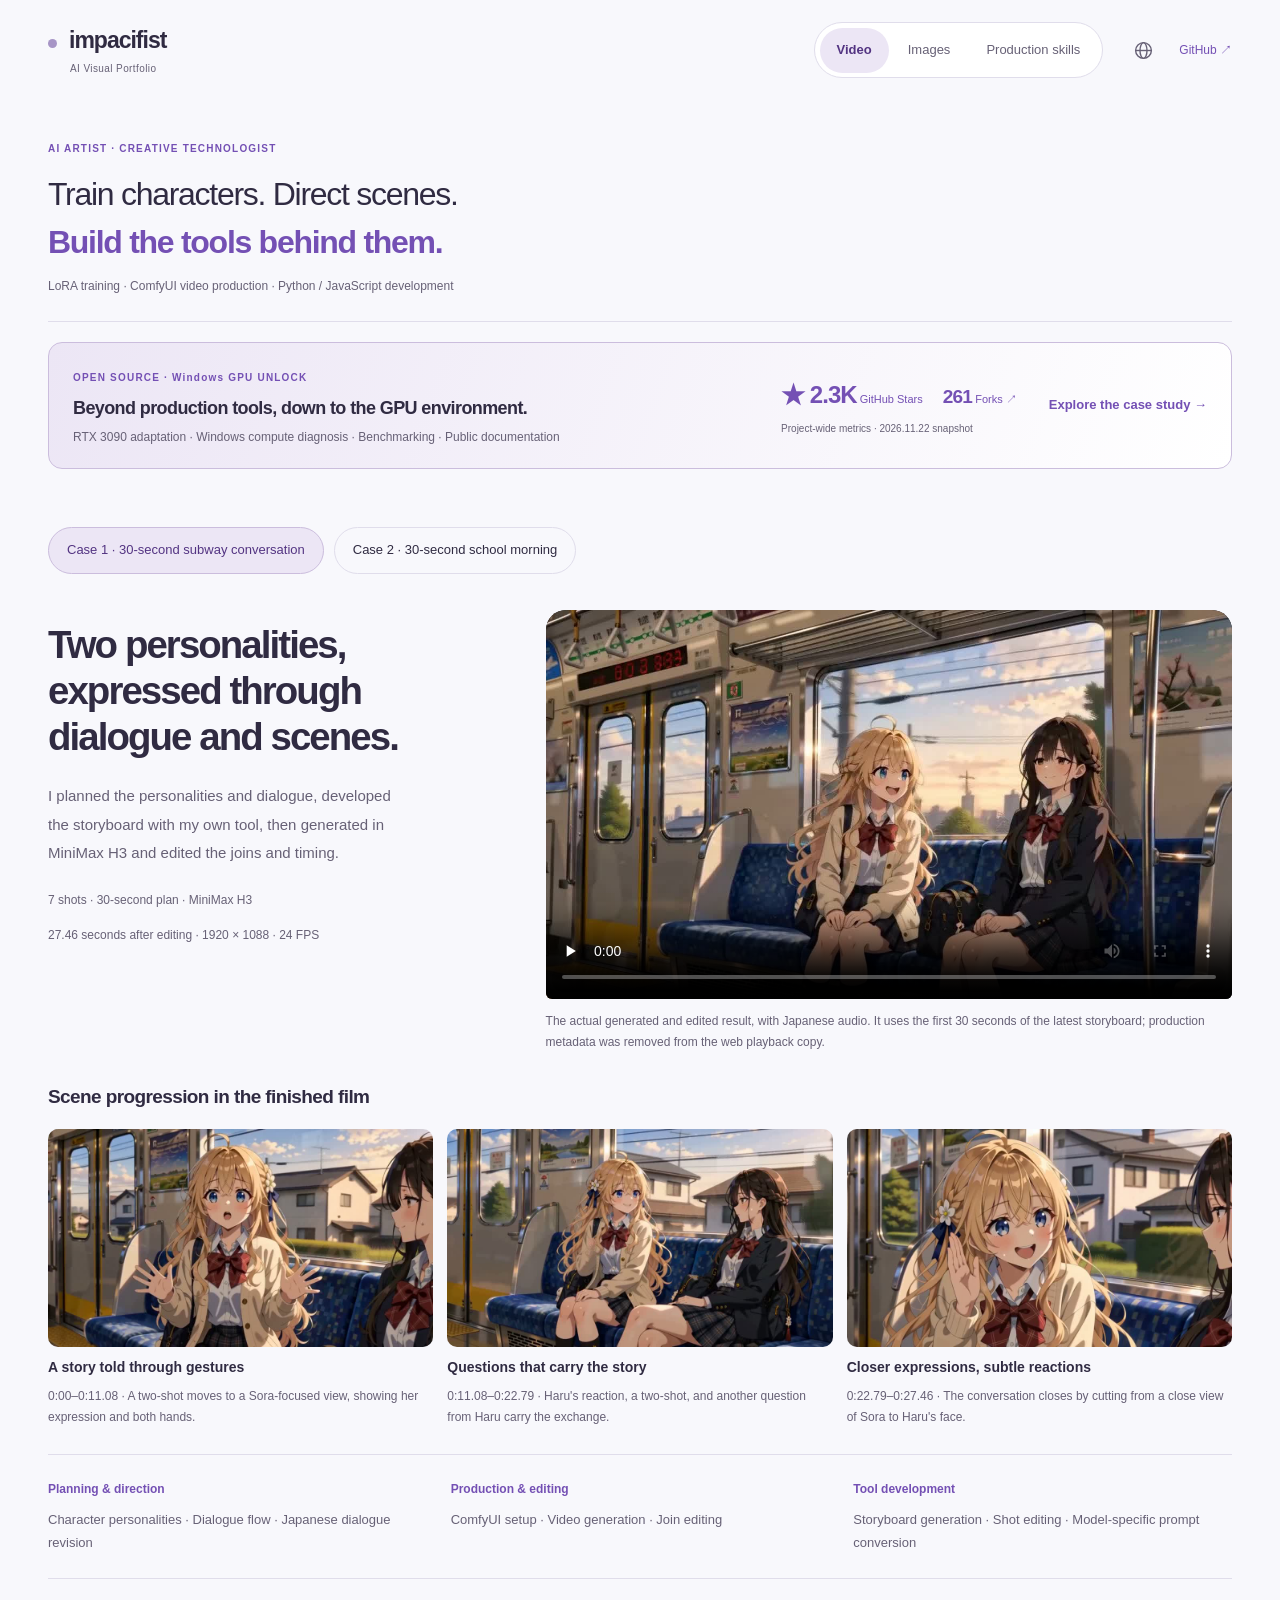
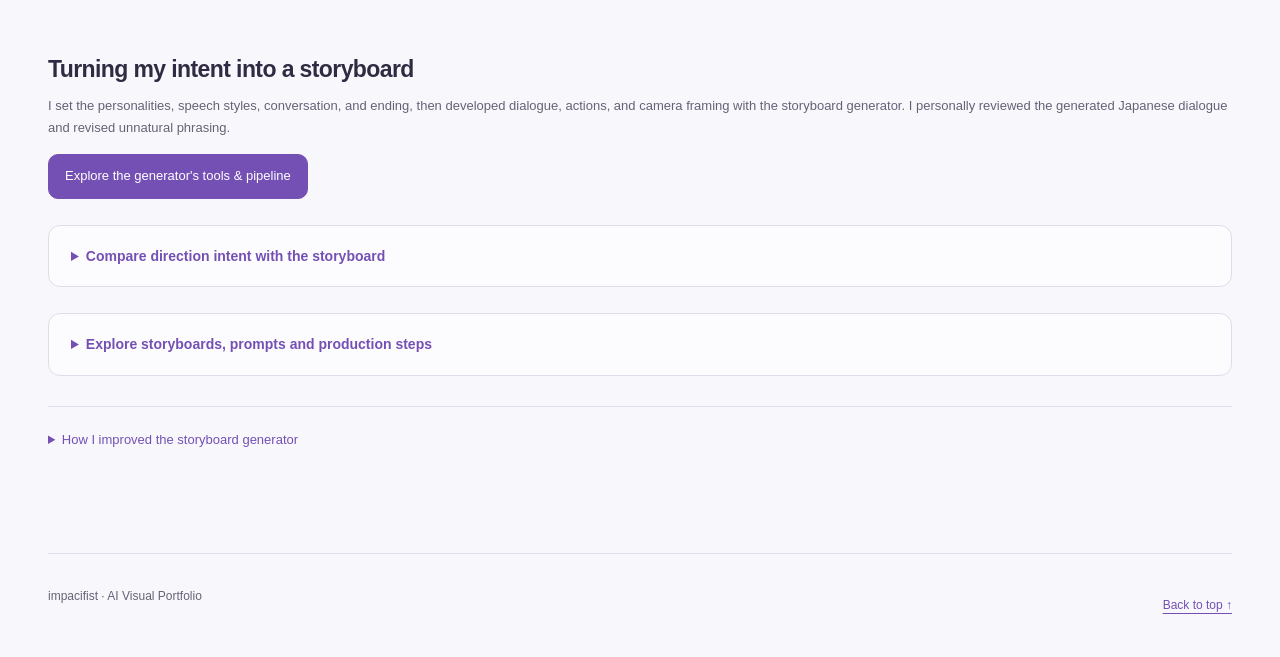
<file: index.html>
<!doctype html>
<html lang="ko">
<head>
  <meta charset="utf-8"><meta name="viewport" content="width=device-width, initial-scale=1">
  <meta name="description" content="캐릭터 LoRA, AI 영상 제작, ComfyUI 워크플로우와 제작 도구 개발 포트폴리오.">
  <meta name="robots" content="noindex,nofollow"><meta name="theme-color" content="#fcfaff">
  <title>impacifist — AI Visual Portfolio</title>
  <link rel="icon" href="data:image/svg+xml,%3Csvg xmlns='http://www.w3.org/2000/svg' viewBox='0 0 64 64'%3E%3Crect width='64' height='64' rx='16' fill='%2322241e'/%3E%3Cpath d='M19 16h8v32h-8zm18 0h8v32h-8z' fill='%23deff60'/%3E%3C/svg%3E">
  <link rel="stylesheet" href="site.css"><link rel="stylesheet" href="portfolio-polish.css"><link rel="stylesheet" href="desktop.css"><link rel="stylesheet" href="studio.css"><link rel="stylesheet" href="production-cases.css"><script defer src="content.js"></script><script defer src="production.js"></script><script defer src="app.js"></script><script defer src="studio.js"></script>
  <link rel="stylesheet" href="languages.css">
  <link rel="stylesheet" href="gpu-case.css">
  <link rel="stylesheet" href="portfolio-focus.css">
  <script defer src="locales/focus.js"></script><script defer src="disclosures.js"></script>
  <script defer src="locales/content.js"></script><script defer src="locales/tools.js"></script><script defer src="locales/workflow.js"></script><script defer src="locales/gpu.js"></script><script defer src="i18n.js"></script>
</head>
<body>
  <a class="skip" href="#main">본문으로 바로가기</a>
  <header class="header wrap"><a class="brand" href="#">impacifist<span>AI Visual Portfolio</span></a>
  <nav class="portfolio-navigation" aria-label="포트폴리오 페이지">
    <div class="portfolio-view-tabs" role="tablist" aria-label="포트폴리오 분야">
    <button type="button" id="portfolio-tab-video" role="tab" aria-controls="video" aria-selected="true" data-portfolio="video">영상 제작</button>
    <button type="button" id="portfolio-tab-images" role="tab" aria-controls="images" aria-selected="false" data-portfolio="images" tabindex="-1">이미지 생성</button>
    <button type="button" id="portfolio-tab-technology" role="tab" aria-controls="technology" aria-selected="false" data-portfolio="technology" tabindex="-1">제작 기술</button>
    </div>
  </nav>
  <div class="header-actions" data-language-host><a class="text-link" href="https://github.com/impacifist" target="_blank" rel="noopener noreferrer" aria-label="impacifist GitHub 프로필 · 새 창">GitHub ↗</a></div></header>
  <div class="portfolio-intro wrap"><span class="focus-eyebrow">AI ARTIST · CREATIVE TECHNOLOGIST</span><p class="focus-statement">캐릭터를 학습하고, 장면을 연출하고,<br><strong>제작 도구까지 만듭니다.</strong></p><p class="focus-skills">LoRA 학습 · ComfyUI 영상 제작 · Python / JavaScript 개발</p></div>
  <main id="main" class="wrap">
    <aside class="gpu-recognition" aria-labelledby="gpu-recognition-title">
      <div class="gpu-recognition-copy"><span class="focus-eyebrow">OPEN SOURCE · Windows GPU UNLOCK</span><h2 id="gpu-recognition-title">제작 도구를 넘어, GPU 실행 환경까지.</h2><p>RTX 3090 환경 포팅 · Windows 연산 진단 · 성능 측정 · 공개 문서화</p></div>
      <div class="gpu-recognition-proof"><a class="gpu-community-metrics" href="https://github.com/windows-GPU-UNLOCK/Windows-GPU-UNLOCK" target="_blank" rel="noopener noreferrer"><span><strong>★ 2.3K</strong> GitHub Stars</span><span><strong>261</strong> Forks ↗</span></a><small>프로젝트 전체 지표 · <time datetime="2026-11-22">2026.11.22</time> 기준</small></div>
      <a class="gpu-recognition-action" href="gpu-engineering.html">기술 사례 보기 →</a>
    </aside>
    <nav id="technical-navigation" class="focus-subnav" aria-label="제작 기술 탐색" hidden><a href="#technology">제작 도구</a><a id="portfolio-tab-video-control-studio" href="#video-control-studio">영상 제어</a><a id="portfolio-tab-workflow" href="#workflow">워크플로우</a><a id="portfolio-project-gpu" href="gpu-engineering.html">GPU 엔지니어링 ↗</a></nav>
    <section id="images" class="category-panel" role="tabpanel" aria-labelledby="portfolio-tab-images" data-portfolio-panel tabindex="0" hidden>
      <div id="work" class="page-intro"><h1>캐릭터의 특징을,<br>새로운 장면에도.</h1><p>데이터 선별·배경 제거·캡션 검수부터 LoRA 학습까지 직접 진행했습니다. 참조 원본과 생성 결과를 비교해 보세요.</p></div>
      <div class="tabs" role="tablist" aria-label="비교할 캐릭터"><button type="button" id="tab-kotone" role="tab" aria-selected="true" aria-controls="character-panel" data-case="kotone">후지타 코토네</button><button type="button" id="tab-velina" role="tab" aria-selected="false" aria-controls="character-panel" data-case="velina" tabindex="-1">벨리나</button></div>
      <div id="character-panel" role="tabpanel" aria-labelledby="tab-kotone" tabindex="0">
        <div class="case-heading"><h2 id="case-name"></h2><p id="case-work"></p></div>
        <div class="comparison">
          <figure><div class="image-head">참조 원본</div><button class="image-button reference" id="reference-button" type="button"><img id="reference-image" alt="" width="690" height="947"><span class="zoom-hint">확대 ↗</span></button><figcaption id="reference-caption"></figcaption></figure>
          <figure><div class="image-head">LoRA 생성 결과</div><button class="image-button generated" id="generated-button" type="button"><img id="generated-image" alt="" width="1080" height="1920"><span class="zoom-hint">확대 ↗</span></button><figcaption>직접 제작한 LoRA · 생성 직후 결과 · 후처리 없음</figcaption></figure>
        </div>
        <div class="observations"><div><h3>유지된 특징</h3><p id="preserved"></p></div><div><h3>달라진 표현</h3><p id="variation"></p></div><div><h3>세부 차이</h3><p id="limitations"></p></div></div>
        <details class="source-detail"><summary>원본 이미지 출처</summary><div id="case-sources"></div></details>
      </div>
      <section id="process" class="editorial-section"><h2>데이터에서 생성까지</h2><ol class="simple-flow"><li><h3>데이터 선별</h3><p>캐릭터별 50~150장.<br>의상의 일관성을 고려했습니다.</p></li><li><h3>배경 제거</h3><p>ComfyUI의 SAM3 노드로<br>캐릭터 영역을 분리했습니다.</p></li><li><h3>캡션 검수</h3><p>자동 태깅 후 배경 태그를 정리하고 트리거 워드를 부여했습니다.</p></li><li><h3>LoRA 학습</h3><p>kohya_ss로 학습하고<br>ComfyUI에서 생성했습니다.</p></li></ol><p id="evaluation" class="muted">화풍·캐릭터 특징·의상과 액세서리·포즈 구현을 기준으로 검토했습니다.</p><div class="inline-links"><a href="technical-notes.html#image-process">전처리 과정 자세히 보기 ↗</a><a href="#video">생성 이미지를 참조한 영상 보기 →</a></div></section>
      <section id="credits" class="editorial-section credits"><h2>출처와 제작 기여</h2><div><p><strong>후지타 코토네 · 학원 아이돌마스터</strong><br>THE IDOLM@STER™&amp; ©Bandai Namco Entertainment Inc.<br><a href="https://gakuen.idolmaster-official.jp/idol/kotone/" target="_blank" rel="noopener noreferrer">공식 캐릭터 소개 ↗</a></p><p><strong>벨리나 · 젠레스 존 제로</strong><br>작품·캐릭터: HoYoverse<br><a href="https://zenless.hoyoverse.com/ko-kr/" target="_blank" rel="noopener noreferrer">공식 작품 사이트 ↗</a></p><p>NVIDIA Cosmos 기반 파생 모델인 <a href="https://huggingface.co/circlestone-labs/Anima" target="_blank" rel="noopener noreferrer">Anima</a>와 <a href="https://github.com/bmaltais/kohya_ss" target="_blank" rel="noopener noreferrer">kohya_ss</a>를 사용했습니다. 본인 작업은 데이터 전처리, LoRA 학습, 워크플로우 구성과 이미지 생성입니다.</p><p class="fine-print">원작 캐릭터 기반의 비공식 개인 작업입니다. 비교 내용은 선택한 이미지의 관찰이며 정량 유사도 평가가 아닙니다.</p></div></section>
      <aside class="gpu-discovery" aria-labelledby="gpu-discovery-title"><div><span class="gpu-kicker">제작 환경의 기술 기록</span><h2 id="gpu-discovery-title">작업 도구를 넘어, GPU 실행 환경까지.</h2><p>RTX 3090의 Windows 연산 경로를 진단하고, 부팅 인계와 측정 결과를 공개한 기술 사례입니다.</p></div><a href="gpu-engineering.html">GPU 기술 사례 보기 →</a></aside>
      <noscript><p><a href="assets/kotone-reference.webp">참조 이미지</a> · <a href="assets/kotone-generated.png">생성 이미지</a>. 캐릭터 전환에는 JavaScript가 필요합니다.</p></noscript>
    </section>
    <section id="video" class="category-panel" role="tabpanel" aria-labelledby="portfolio-tab-video" data-portfolio-panel tabindex="0">
      <nav class="video-case-nav" role="tablist" aria-label="영상 제작 사례"><button id="video-case-tab-current" type="button" role="tab" aria-controls="video-current-case" aria-selected="true" data-video-case="video-current-case">첫 번째 사례 · 30초 지하철 대화</button><button id="video-case-tab-school" type="button" role="tab" aria-controls="video-school-case" aria-selected="false" tabindex="-1" data-video-case="video-school-case">두 번째 사례 · 30초 등교</button></nav>
      <section id="video-current-case" class="video-case-panel" role="tabpanel" aria-labelledby="video-case-tab-current" data-video-case-panel>
        <div class="current-case-heading"><div><h1>두 캐릭터의 성격을,<br>대사와 장면으로.</h1><p>성격과 대화 흐름을 기획하고, 직접 만든 스토리보드 도구로 콘티를 구체화했습니다. MiniMax H3 생성 후 연결부와 길이를 편집했습니다.</p></div><span class="production-status">완성 영상</span></div>
        <p class="current-case-meta"><span>7컷 · 30초 구성 · MiniMax H3</span><span>편집 후 27.46초 · 1920 × 1088 · 24 FPS</span></p>
        <figure class="current-film"><video id="subway-video" controls playsinline preload="none" poster="assets/video/subway-conversation-poster.jpg" width="1920" height="1088" aria-label="소라와 하루가 지하철에서 휴대폰을 잃어버렸던 일을 이야기하는 애니메이션"><source src="assets/video/subway-conversation-web.mp4" type="video/mp4"><a href="assets/video/subway-conversation-web.mp4">완성 영상 열기</a></video><figcaption>일본어 음성이 포함된 실제 생성·편집 결과입니다. 최신 콘티의 앞 30초를 사용했으며, 웹 재생용 사본에서 작업 메타데이터를 제거했습니다.</figcaption></figure>
        <section class="current-scene-flow" aria-labelledby="current-scenes-title"><h2 id="current-scenes-title">완성 영상의 장면 흐름</h2><div class="clip-stills"><figure><img src="assets/video/subway-story.jpg" width="960" height="544" loading="lazy" alt="소라가 지하철 좌석에서 양손을 펼쳐 휴대폰을 잃어버린 일을 설명하는 모습"><figcaption><strong>경험담과 손동작</strong><span>0:00–0:11.08 · 투샷에서 소라 중심의 구도로 옮겨 표정과 양손의 움직임을 보여줍니다.</span></figcaption></figure><figure><img src="assets/video/subway-response.jpg" width="960" height="544" loading="lazy" alt="나란히 앉은 소라와 하루가 서로를 바라보며 대화하는 투샷"><figcaption><strong>질문과 이어지는 이야기</strong><span>0:11.08–0:22.79 · 하루의 반응, 두 사람의 투샷, 다시 하루의 질문으로 대화를 이어갑니다.</span></figcaption></figure><figure><img src="assets/video/subway-payoff.jpg" width="960" height="544" loading="lazy" alt="소라가 입 옆에 손을 대고 하루에게 이야기를 건네는 클로즈업"><figcaption><strong>가까워진 표정과 작은 반응</strong><span>0:22.79–0:27.46 · 소라의 가까운 구도에서 하루의 얼굴로 전환하며 대화를 마무리합니다.</span></figcaption></figure></div></section>
        <dl class="focus-contribution"><div><dt>기획·연출</dt><dd>캐릭터 성격 · 대화 흐름 · 일본어 대사 첨삭</dd></div><div><dt>제작·편집</dt><dd>ComfyUI 구성 · 영상 생성 · 연결부 편집</dd></div><div><dt>도구 개발</dt><dd>콘티 생성 · 컷 편집 · 모델별 프롬프트 변환</dd></div></dl>
        <section class="current-process" aria-labelledby="current-process-title"><div class="process-heading"><h2 id="current-process-title">내 의도를 콘티로 만드는 과정</h2><p>캐릭터의 성격·말투·대화 흐름·결말은 직접 정하고, 스토리보드 생성기로 대사와 행동, 카메라 구도를 구체화했습니다. 생성된 일본어 대사는 직접 검수하고 어색한 표현을 첨삭했습니다.</p><a class="process-tool-link primary-action" href="#storyboard-generator">생성기 기술·파이프라인 보기</a></div>
          <details class="focus-details"><summary>연출 의도와 콘티 비교 보기</summary><section class="intent-proof" aria-labelledby="intent-proof-title"><div class="intent-proof-heading"><h3 id="intent-proof-title">입력한 의도가 반영된 컷</h3><p>내가 정한 방향과 저장된 콘티의 실제 표현을 대조합니다.</p></div><div id="case-intent-evidence" class="intent-evidence-grid"></div></section></details>
          <details class="focus-details"><summary>콘티·프롬프트·제작 과정 자세히 보기</summary><ol class="production-steps">
            <li id="current-input"><div class="production-step-title"><span aria-hidden="true">01</span><h3>내가 설정한 것</h3></div><div><p>성격과 말투의 온도 차가 있는 두 친구가 이동 중 대화를 나누는 장면입니다.</p><div id="case-personas" class="case-personas"><p>페르소나를 불러오고 있습니다.</p></div><details class="case-original"><summary>콘티 설정과 발췌 범위 보기</summary><div id="case-original-input"></div><a class="artifact-download" href="assets/production/subway/source-storyboard.json" download>최신 원본 콘티 JSON</a></details></div></li>
            <li id="current-storyboard"><div class="production-step-title"><span aria-hidden="true">02</span><h3>콘티 생성과 대사 첨삭</h3></div><div><p id="case-summary">공개본의 7컷 콘티를 불러오고 있습니다.</p><p class="process-note"><strong>일본어 대사는 직접 검수·첨삭했습니다.</strong> 생성된 대사에서 어색한 표현을 고쳐, 의도한 대화에 맞게 다듬었습니다. 아래에서는 최신 11컷·43초 콘티에서 발췌한 앞 7컷·30초의 대사와 연출을 확인할 수 있습니다.</p><div id="case-shot-list" class="case-shot-list" role="tablist" aria-label="콘티 컷 선택"></div><article id="case-shot-panel" class="case-shot-panel" role="tabpanel" tabindex="0"></article><a class="artifact-download" href="assets/production/subway/storyboard.json" download>공개용 콘티 JSON 다운로드</a></div></li>
            <li id="current-prompts"><div class="production-step-title"><span aria-hidden="true">03</span><h3>영상 제작용 프롬프트</h3></div><div><p>공개본에 사용한 앞 30초를 15초 프롬프트 두 개로 구성했습니다. <span id="case-reference-count">캐릭터 2장·배경 1장의 참조 이미지</span>를 지정하고, 연출 지시와 원문 일본어 대사를 MiniMax H3 문법으로 정리했습니다.</p><div id="case-clip-list" class="case-clip-list" role="tablist" aria-label="영상 프롬프트 구간 선택"></div><div id="case-prompt-panel" role="tabpanel" tabindex="0"><p id="case-clip-scope" class="process-note"></p><pre class="case-prompt"><code id="case-prompt-text">프롬프트를 불러오고 있습니다.</code></pre></div><div class="case-downloads"><a href="assets/production/subway/video-prompts.txt" download>전체 프롬프트 TXT</a><a href="assets/production/subway/video-prompts.json" download>프롬프트 JSON</a></div><p class="case-source-note">최신 콘티와 변환 결과의 원본 해시를 대조했습니다. 아래 프롬프트 시간은 생성 계획이며 완성 영상의 편집 타임코드와는 다릅니다. 공개 자료에는 개인 경로·설정·시스템 프롬프트·작업 이력을 제외했습니다.</p></div></li>
            <li id="current-longtake"><div class="production-step-title"><span aria-hidden="true">04</span><h3>롱테이크로 장면 이어가기</h3></div><div><p>ComfyUI의 H3 기반 롱테이크 워크플로우에서 만든 구간을 검토하고, 공개본의 대화 흐름에 맞춰 연결부와 길이를 편집했습니다.</p><p class="process-note">콘티의 7컷은 연출 단위이고, 15초 프롬프트 두 개는 생성 계획입니다. 최종 재생 길이는 27.46초입니다. 구간 사이 캐릭터·배경·진행 중 동작을 이어가고 반복 변환에 따른 화질 열화를 줄이려는 구조를 사용했습니다. 원본 후반의 하차 장면은 이 공개본에 포함하지 않았습니다.</p><a class="workflow-inline-link" href="#workflow">롱테이크 구조와 선택 이유 보기</a></div></li>
          </ol></details>
          <details class="source-detail current-development"><summary>스토리보드 생성기를 개선한 과정</summary><ol><li><strong>페르소나와 편집</strong><p>캐릭터 설정을 대사와 행동으로 연결하고, 컷 편집·고정·재생성과 보관함을 구성했습니다. 캐릭터는 1~5명으로 확장했습니다.</p></li><li><strong>프롬프트 보존</strong><p>AI는 연출을 작성하고 프로그램이 원문 대사와 화자를 조립하도록 역할을 나눴습니다. 모델별 가이드와 참조 이미지 순서를 함께 관리합니다.</p></li><li><strong>연출과 인과</strong><p>대사의 의도와 상대의 반응에 따라 구도를 선택하고, 모든 주요 행동의 준비 상태·시간 순서·결과를 이어가도록 공통 지침을 보강했습니다.</p></li><li><strong>많은 컷의 제작</strong><p>v0.4.0-beta에서 최대 60컷을 지원합니다. 13컷 이상은 전체 설계 후 최대 6컷씩 생성하며, 응답 크기·가져오기·보관 용량도 함께 개선했습니다.</p></li></ol><a href="#storyboard-generator">생성기 기능과 공개 저장소 보기</a></details>
        </section>
      </section>
      <section id="video-school-case" class="video-case-panel" role="tabpanel" aria-labelledby="video-case-tab-school" data-video-case-panel hidden>
      <div class="page-intro"><h1>잠에서 깨어,<br>하루를 준비하는 표정.</h1><p>후지타 코토네의 아침을 담은 2D 일상 애니메이션. 직접 학습한 LoRA 이미지를 참조하고, 두 클립의 연출을 프롬프트로 구성했습니다.</p></div>
      <p class="media-meta">30초 등교 · MiniMax H3 / ComfyUI <span>완성본 29.24초 / 2752 × 1536 / 48fps</span></p>
      <figure class="video-showcase"><video id="school-video" controls playsinline preload="none" poster="assets/video/school-morning-poster.jpg" width="2752" height="1536" aria-label="후지타 코토네의 기상과 등교 준비를 담은 일상 애니메이션"><source src="assets/video/school-morning.mp4" type="video/mp4"><a href="assets/video/school-morning.mp4">영상 파일 열기</a></video><figcaption>후지타 코토네 · 학원 아이돌마스터 / 소리가 포함되어 있습니다.</figcaption></figure>
      <section class="scene-journal" aria-labelledby="scene-journal-title">
        <div class="scene-journal-heading"><h2 id="scene-journal-title">아침을 이루는 여섯 장면</h2><p>옆으로 넘기고, 눌러서 크게 보세요.</p></div>
        <div class="scene-journal-layout">
          <div class="filmstrip" role="region" aria-label="완성 영상의 장면 모음 · 가로로 스크롤" tabindex="0">
            <a class="film-shot" href="assets/video/school-sleepy.jpg"><span class="film-frame"><img src="assets/video/school-sleepy.jpg" width="960" height="536" loading="lazy" alt="베개에 기댄 졸린 얼굴"></span><span class="film-caption">아직은 졸린 아침</span></a>
            <a class="film-shot" href="assets/video/school-alarm.jpg"><span class="film-frame"><img src="assets/video/school-alarm.jpg" width="960" height="536" loading="lazy" alt="알람을 끄는 손 인서트"></span><span class="film-caption">알람을 끄는 손</span></a>
            <a class="film-shot" href="assets/video/school-stretch.jpg"><span class="film-frame"><img src="assets/video/school-stretch.jpg" width="960" height="536" loading="lazy" alt="상반신 구도로 보여주는 기지개"></span><span class="film-caption">천천히, 기지개</span></a>
            <a class="film-shot" href="assets/video/school-hair.jpg"><span class="film-frame"><img src="assets/video/school-hair.jpg" width="960" height="536" loading="lazy" alt="머리카락을 정리하는 손끝"></span><span class="film-caption">머리를 정돈하고</span></a>
            <a class="film-shot" href="assets/video/school-smile.jpg"><span class="film-frame"><img src="assets/video/school-smile.jpg" width="960" height="536" loading="lazy" alt="입가에 집중한 작은 미소"></span><span class="film-caption">작은 미소 하나</span></a>
            <a class="film-shot" href="assets/video/school-uniform.jpg"><span class="film-frame"><img src="assets/video/school-uniform.jpg" width="960" height="536" loading="lazy" alt="교복 차림으로 준비를 마친 모습"></span><span class="film-caption">이제, 하루의 시작</span></a>
          </div>
          <aside class="scene-note" aria-labelledby="scene-note-title"><span class="scene-note-label">작업 노트</span><div aria-live="polite" aria-atomic="true"><h3 id="scene-note-title">잠기운은 표정으로.</h3><p id="scene-note-copy">졸린 얼굴을 가까이 담고, 카메라는 고정했습니다. 큰 움직임보다 표정에 집중하는 장면입니다.</p></div></aside>
        </div>
      </section>
      <details class="focus-details"><summary>장면 연출·입력 프롬프트 자세히 보기</summary><section class="school-direction" aria-labelledby="school-direction-title"><h2 id="school-direction-title">두 클립, 하나의 아침</h2><p class="direction-intro">각 15초·7개 샷을 목표로 작성한 입력 프롬프트입니다. 아래 스틸은 완성 영상에서 추출했습니다.</p>
        <article class="school-clip" aria-labelledby="school-clip-01"><div class="clip-heading"><span>CLIP 01</span><h3 id="school-clip-01">잠에서 깨어나는 순간</h3><p>알람 → 졸린 얼굴 → 기지개</p></div><div class="clip-stills"><figure><img src="assets/video/school-sleepy.jpg" width="960" height="536" alt="베개에 기댄 졸린 얼굴"><figcaption>베개에 기댄 졸린 얼굴</figcaption></figure><figure><img src="assets/video/school-alarm.jpg" width="960" height="536" alt="알람을 끄는 손 인서트"><figcaption>알람을 끄는 손 인서트</figcaption></figure><figure><img src="assets/video/school-stretch.jpg" width="960" height="536" alt="상반신 구도로 보여주는 기지개"><figcaption>상반신 구도로 보여주는 기지개</figcaption></figure></div><p class="clip-description">알람과 손의 짧은 인서트로 행동을 연결하고, 얼굴 클로즈업으로 잠기운을 표현하도록 설계했습니다. 기지개에는 긴 호흡을 배정해 컷의 속도에 차이를 주었습니다.</p><p class="clip-focus">고정 카메라 · 표정 중심의 클로즈업 · 알람이 멎은 뒤의 정적</p><details class="video-prompt"><summary><span class="prompt-open-label">클립 01 프롬프트 열기</span><span class="prompt-close-label">클립 01 프롬프트 닫기</span></summary><div class="video-prompt-content"><p>원본 영상의 워크플로우에 저장된 입력 프롬프트입니다. 타임코드는 클립별로 0초부터 시작합니다.</p><pre><code>subject_definitions:
  &lt;Subject 1&gt;: Fujita Kotone, as identified by the user. Use &lt;Picture 1&gt; for character identity, facial design,
  hairstyle, hair color, and 2D illustration style. Replace the reference outfit with an opaque, loose white T-shirt.
  The bedroom, bed, bedding, bedside table, and alarm clock are requested scene additions. &lt;Picture 1&gt; is a character
  and style reference, not an exact opening frame.

  summary:
  [reference generation] A 15-second, seven-shot 2D morning scene. &lt;Subject 1&gt; wakes reluctantly to an alarm, silences
  it, briefly nestles back into the pillow, then sits up, stretches, and rubs one sleepy eye. Alternate environmental
  framing, object inserts, and facial reactions. Keep every camera locked and use direct cuts only.

  retention_analysis:
  &lt;Subject 1&gt;: partially_preserved in [Shot 1] and [Shot 3]–[Shot 7]. Preserve the identity, facial design, hairstyle,
  hair color, and drawing style assigned to &lt;Picture 1&gt;. Change outfit, setting, pose, and expression as specified. The
  hand insert belongs to the same character.

  detailed_description:
  Use the 2D drawing and shading style of &lt;Picture 1&gt;, with stable linework, readable held poses, and selective
  movement. Soft morning light enters from screen left. The alarm is on the character&#x27;s right, appearing toward screen
  right in the bedside compositions. Keep the room layout consistent. All cameras are static: no pan, zoom, tracking,
  drift, or reframing. Use exactly seven shots. No dissolves, morphing transitions, extra cuts, or speed ramps.

  [Shot 1] A fixed wide view establishes the modest bedroom, bed, and bedside table. &lt;Subject 1&gt;, retaining the identity
  and hairstyle from &lt;Picture 1&gt;, lies under the bedding with the head visible on the pillow. Morning light falls across
  the bed. At approximately half a second, the bedside alarm begins ringing.

  At 00:01.000, [Shot 2] cut to a close-up of the ringing alarm on the table, with a small portion of the bed behind it.
  Keep clock markings unobtrusive; no readable text is required.

  At 00:02.000, [Shot 3] cut to a close-up of the character&#x27;s face against the pillow. One cheek is gently compressed by
  the pillow. The brow contracts slightly, then one eye opens narrowly and looks toward screen right, toward the alarm.
  Keep the head resting. Convey sleepy reluctance through the eyelid and brow, without a large grimace.

  At 00:04.000, [Shot 4] cut to the clock and the character&#x27;s hand. The hand enters from the bed side, reaches the top
  button, and presses it once. Stop the alarm exactly at contact. Let the fingers rest briefly after the press.

  At 00:05.500, [Shot 5] return to the same facial framing as Shot 3. Both eyes close. The cheek nestles slightly deeper
  into the pillow, then holds. This is a brief wish to remain asleep, not a new sleep sequence.

  At 00:07.000, [Shot 6] cut forward in time to a waist-up view with the character already seated in bed, wearing the
  white T-shirt and with the lower body covered by bedding. Start with the head slightly bowed. The character
  straightens and raises both arms into one slow overhead stretch, eyes closed. Include the hands comfortably inside the
  fixed frame. Hold the extended pose briefly.

  At 00:11.000, [Shot 7] cut to a face close-up as the shoulders relax from that stretch. One hand rubs one closed eye
  gently, then lowers out of frame. The eyes reopen slowly. Hold the still-sleepy expression through the final moment.
  Avoid additional gestures.

  overall_soundscape:
  Begin with quiet room ambience. The alarm starts during Shot 1, continues uninterrupted through the following cuts,
  and stops at the button press in Shot 4. Include a small button click and restrained pillow, bedding, and clothing
  rustles. The sudden absence of the alarm should be noticeable. No dialogue, narration, or expressive vocal sounds.

  non_diegetic_music:
  N/A</code></pre></div></details></article>
        <article class="school-clip" aria-labelledby="school-clip-02"><div class="clip-heading"><span>CLIP 02</span><h3 id="school-clip-02">하루를 준비하는 표정</h3><p>머리 정돈 → 작은 미소 → 교복 차림</p></div><div class="clip-stills"><figure><img src="assets/video/school-hair.jpg" width="960" height="536" alt="머리카락을 정리하는 손끝"><figcaption>머리카락을 정리하는 손끝</figcaption></figure><figure><img src="assets/video/school-smile.jpg" width="960" height="536" alt="입가에 집중한 작은 미소"><figcaption>입가에 집중한 작은 미소</figcaption></figure><figure><img src="assets/video/school-uniform.jpg" width="960" height="536" alt="교복 차림으로 준비를 마친 모습"><figcaption>교복 차림으로 준비를 마친 모습</figcaption></figure></div><p class="clip-description">손끝과 입가의 클로즈업으로 준비 과정을 나눴습니다. 환복과 이동은 컷 사이에서 생략하도록 지시하고, 마지막에는 교복 차림의 또렷해진 표정으로 감정 변화를 마무리했습니다.</p><p class="clip-focus">부분 클로즈업 · 컷 사이의 시간 생략 · 의상 전환 지시</p><details class="video-prompt"><summary><span class="prompt-open-label">클립 02 프롬프트 열기</span><span class="prompt-close-label">클립 02 프롬프트 닫기</span></summary><div class="video-prompt-content"><p>원본 영상의 워크플로우에 저장된 입력 프롬프트입니다. 타임코드는 클립별로 0초부터 시작합니다.</p><pre><code>subject_definitions:
  &lt;Subject 1&gt;: Fujita Kotone, as identified by the user. Use &lt;Picture 1&gt; for character identity, facial design,
  hairstyle, hair color, and 2D illustration style. In [Shot 1]–[Shot 4], the character wears an opaque, loose white T-
  shirt, visible where framing permits. From [Shot 5] onward, use a school uniform consisting of a white collared shirt,
  a navy blazer, and a small burgundy ribbon tie. This uniform is a requested costume addition, not an outfit inferred
  from &lt;Picture 1&gt;. The bed edge, slippers, mirror, desk, plain notebook, school bag, and doorway are requested scene
  additions. &lt;Picture 1&gt; is a character and style reference, not an exact opening frame.

  summary:
  [reference generation] A 15-second, seven-shot 2D morning preparation scene. &lt;Subject 1&gt; puts on slippers, tidies a
  stray lock of hair, checks a sleepy face in the mirror, and practices a small smile while wearing a white T-shirt.
  After an editorial time skip, the character is already dressed in the specified school uniform, packs a notebook, and
  lifts a school bag. Finish with an alert, quietly cheerful expression at the bedroom doorway. Use fixed cameras,
  close-ups, and direct cuts.

  retention_analysis:
  &lt;Subject 1&gt;: partially_preserved across [Shot 1]–[Shot 7]. Preserve the identity, facial design, hairstyle, hair
  color, and drawing style assigned to &lt;Picture 1&gt;. Change setting, pose, expression, and clothing as specified. Keep
  the white T-shirt through Shot 4 and the same school uniform throughout Shots 5–7. All body-part inserts belong to
  this character. Tidying one stray lock must not redesign the hairstyle.

  detailed_description:
  Use the 2D drawing and shading style of &lt;Picture 1&gt;, with stable linework, readable poses, and restrained secondary
  movement. Soft morning light enters from screen left. Maintain consistent character proportions and prop designs.
  Every camera is locked: no pan, zoom, tracking, drift, or automatic reframing. Use exactly seven shots with direct
  cuts. Omit elapsed preparation time between shots where specified. The clothing change happens entirely between Shots
  4 and 5; do not show dressing, morphing clothes, or an on-screen transformation.

  [Shot 1] A floor-level close-up shows the bed edge, the character&#x27;s feet, and two slippers. One foot slides into its
  slipper, followed by the other. End with both feet settled. Keep the action small and unhurried. Do not show standing
  or walking.

  At 00:01.500, [Shot 2] cut forward in time to a direct side close-up of the character&#x27;s hair near the temple and one
  hand. The fingertips smooth one small stray lock into the hairstyle specified by &lt;Picture 1&gt;, then withdraw. A small
  portion of the white T-shirt shoulder may appear at the lower edge. Preserve the existing hairstyle and hair
  accessories.

  At 00:03.500, [Shot 3] cut to the face and white-T-shirt shoulders reflected in a mirror. Include a narrow mirror
  edge, keeping the physical body outside the frame so only one face is visible. The character studies the reflection
  with slightly heavy eyelids and makes one slow blink. Hold a neutral, self-assessing expression.

  At 00:05.500, [Shot 4] cut closer to the reflected mouth and cheeks, maintaining the orientation from Shot 3. The
  corners of the closed mouth rise tentatively into a practiced smile. The lips then relax slightly, leaving a softer,
  more natural smile. This is a quiet, private rehearsal of a cheerful expression, without speech, laughter, or a
  theatrical grin.

  At 00:08.000, [Shot 5] cut forward in time to a close-up of an open school bag on the desk. The character has already
  changed into the school uniform. A navy blazer sleeve and white shirt cuff are clearly visible as one hand slides a
  single plain, unlettered notebook into the bag. Finish the insertion within this shot. Do not add other packing
  actions.

  At 00:10.000, [Shot 6] cut forward to a tighter view of the same bag&#x27;s handle. The bag is now closed; its closure
  occurred during the omitted interval. One hand, with the same navy blazer sleeve and white shirt cuff, grips the
  handle and lifts the bag just clear of the desk. Cut before carrying or walking begins.

  At 00:11.500, [Shot 7] cut forward to a fixed chest-up view at the bedroom doorway. The character is already standing
  still there, wearing the white collared shirt, navy blazer, and small burgundy ribbon tie. Keep the face prominent
  while clearly showing the collar and lapels. A narrow doorframe establishes the location; the bag stays below frame.
  The eyes are more alert than in Shot 3. The small smile practiced in the mirror returns, now relaxed and assured. Hold
  the expression for the final second. End ready to leave for school, without a nod, turn, walking sequence, or
  additional cut.

  overall_soundscape:
  Quiet morning room ambience, soft slipper contact, faint hair and clothing rustles, the notebook sliding into the bag,
  and a brief handle creak as the bag is lifted. Keep the mirror shots almost quiet. Do not add footsteps across omitted
  movement or a zipper sound for the unseen bag closure. No dialogue, narration, or expressive vocal reactions.

  non_diegetic_music:
  N/A</code></pre></div></details></article>
      </section></details>
      <section class="editorial-section production"><div><h2>직접 제작한 부분</h2><p>데이터 전처리와 LoRA 학습으로 캐릭터 참조 이미지를 만들고, ComfyUI 워크플로우를 구성해 영상을 생성했습니다. 콘티·프롬프트는 AI와 함께 구성하고, 생성 결과를 보고 클로즈업과 컷 전환 지시를 수정했습니다.</p><a href="#images">참조 이미지와 학습 과정 보기 →</a></div><div><h2>제작 환경</h2><dl class="hardware-specs"><div><dt>CPU</dt><dd>AMD Ryzen 7 7800X3D</dd></div><div><dt>RAM</dt><dd>48GB</dd></div><div><dt>GPU</dt><dd>NVIDIA GeForce RTX 3090</dd></div><div><dt>VRAM</dt><dd>24GB</dd></div></dl></div></section>
      <p class="fine-print video-credit">캐릭터: <a href="https://gakuen.idolmaster-official.jp/idol/kotone/" target="_blank" rel="noopener noreferrer">후지타 코토네 · 학원 아이돌마스터</a><br>THE IDOLM@STER™&amp; ©Bandai Namco Entertainment Inc.<br>원작 캐릭터 기반의 비공식 개인 AI 영상 작업입니다.<br>웹 재생용 H.264 사본으로, 변환 시 해상도·프레임률을 유지하고 별도 노이즈 보정은 적용하지 않았습니다.</p>
      </section>
      <noscript><p>완성 영상은 위에서 재생할 수 있습니다. 컷 탐색과 사례 전환에는 JavaScript가 필요합니다. <a href="assets/production/subway/storyboard.json">첫 사례의 콘티 JSON</a> · <a href="assets/production/subway/video-prompts.txt">프롬프트 TXT</a> · <a href="assets/video/school-morning.mp4">두 번째 사례 · 30초 등교 영상</a></p></noscript>
    </section>
    <section id="technology" class="category-panel" role="tabpanel" aria-labelledby="portfolio-tab-technology" data-portfolio-panel tabindex="0" hidden>
      <div class="page-intro"><h1>제작을 돕는<br>자동화와 도구.</h1></div>
      <article id="storyboard-generator" class="project-row"><div class="project-number" aria-hidden="true">01</div><div>
        <h2>AI 영상 스토리보드 생성기</h2>
        <p class="project-lead">캐릭터의 성격을 콘티로,<br>콘티를 영상 프롬프트로.</p>
        <ol class="text-flow" aria-label="스토리보드 제작 흐름"><li>캐릭터·상황 설정</li><li>컷별 콘티 편집</li><li>영상 프롬프트 변환</li></ol>
        <p>1~5명 캐릭터의 성격과 말투, 관계와 상황을 입력해 대사·행동·카메라 연출을 담은 콘티를 만드는 로컬 웹앱입니다. 컷을 편집하고 고정하거나, 저장한 콘티를 검색해 다시 작업할 수 있습니다.</p>
        <p>Seedance 2.0·MiniMax H3 가이드에 맞춰 변환하며, 30초 콘티는 15초 클립 두 개로 나눕니다. 대사와 화자는 프로그램이 원문 그대로 조립하고 영상 지시문은 영어로 구성합니다.</p>
        <p>Python과 JavaScript로 구현했습니다. OpenAI·호환 API, Claude, Ollama를 연결하며 한국어·영어·일본어 UI를 지원합니다. 캐릭터·배경 참조 이미지를 지정하고 프롬프트 TXT·JSON·이미지 ZIP으로 내보낼 수 있습니다.</p>
        <details class="focus-details"><summary>연출 지침과 카메라 설계 자세히 보기</summary><section class="director-techniques" aria-labelledby="director-techniques-title">
          <h3 id="director-techniques-title">대사의 의도를 카메라 연출로</h3>
          <p>공통 연출 지침과 75개 카메라 기법 목록을 AI에 전달합니다. 감정·정보·관계의 변화에 맞춰 구도를 선택하고, 각 컷에 그 장면을 보여주는 이유를 기록하도록 설계했습니다.</p>
          <dl class="director-technique-list">
            <div><dt>구도와 주의 대상<span>오버숄더 · 투샷 · 인서트 · 리액션</span></dt><dd>상대의 말이 미친 영향은 듣는 사람의 표정으로, 관계 변화는 두 사람의 거리로 보여줍니다. 손·소품의 단서는 인서트로 분리하고, 전경과 여백으로 관객의 시선을 정리합니다.</dd></div>
            <div><dt>목적 있는 카메라 움직임<span>팬 · 틸트 · 돌리 · 트래킹</span></dt><dd>팬·틸트는 시선을 회전하고, 돌리·트래킹은 카메라 위치를 이동합니다. 시작 구도, 방향·속도, 종료 구도를 명시하며 정보 공개나 행동 추적에 필요할 때 선택합니다.</dd></div>
            <div><dt>시선과 동선을 잇는 편집<span>대화축 · 시선 연결 · 전환 계기</span></dt><dd>인물의 위치와 바라보는 방향을 유지하고, 새 정보나 반응이 생기는 순간을 컷 전환의 계기로 삼습니다. 한 컷 안의 카메라 이동과 다음 컷으로의 편집을 구분합니다.</dd></div>
            <div><dt>일본 2D 애니메이션의 연기<span>유지 샷 · 시선 변화 · 손 연기 · 반응의 여운</span></dt><dd>고정 구도에서도 눈·고개·손의 작은 움직임과 반응을 기다리는 시간으로 감정을 전달합니다. 과도한 회전이나 연속 줌을 피하고, 이야기의 변화에 맞춰 구도를 바꿉니다.</dd></div>
          </dl>
          <details class="source-detail"><summary>콘티 설계가 영상 프롬프트에 전달되는 방식</summary><p><code>purpose</code>에 컷의 목적, <code>visual</code>에 인물 배치·깊이·시선을 기록합니다. <code>camera</code>에는 샷 크기·앵글·움직임·전환을, <code>continuity</code>에는 다음 컷으로 이어질 상태를 담습니다.</p><p>변환 단계에서는 승인된 구도를 영어로 옮기고 프로그램이 카메라 항목을 명시적으로 조립합니다. 15초 경계에서 같은 컷이 나뉘어도 샷 크기·앵글·움직임·전환 지시를 공유해 카메라가 임의로 초기화되지 않도록 합니다.</p><p>기법 목록은 장면에 맞춰 선택하는 연출 어휘입니다. 모든 기법을 매번 사용하거나 영상 모델의 재현을 보장한다는 의미는 아닙니다. 이 설명은 v0.4.0-beta의 연출 지침을 기준으로 합니다.</p></details>
          <a class="director-case-link" href="#current-storyboard">실제 제작 사례의 컷·대사·카메라 보기</a>
        </section></details>
        <details class="source-detail"><summary>출력 검증과 현재 범위</summary><p>시간·컷 순서·대사 보존·공유 경계 상태를 검사하고, 구조화된 출력이 검증에 실패하면 최대 한 번 추가 호출로 교정합니다. 실제 영상과 콘티 이미지를 생성하는 기능은 포함하지 않습니다.</p><p>공개 베타이며 자동 검증은 모의 AI로 수행했습니다. 실제 유료 모델의 생성 품질과 영상의 연속성을 보장하지 않습니다.</p></details>
        <div class="inline-links"><a class="primary-action" href="https://github.com/impacifist/ai-video-storyboard-generator" target="_blank" rel="noopener noreferrer">GitHub · 다운로드 ↗</a><a href="https://github.com/impacifist/ai-video-storyboard-generator/blob/main/README.ko.md" target="_blank" rel="noopener noreferrer">한국어 사용 안내 ↗</a></div>
        <figure class="dataset-capture"><a href="assets/storyboard-generator/create-ko.png" target="_blank" rel="noopener noreferrer" aria-label="한국어 스토리보드 제작 화면 크게 보기"><img src="assets/storyboard-generator/create-ko.png" width="1600" height="1050" alt="캐릭터 성격과 말투를 설정하고 대사·행동·카메라 연출이 있는 컷을 편집하는 한국어 화면. 첫 컷은 고정된 상태."></a><figcaption>직접 작성한 공개 예시로 촬영한 실제 UI입니다. 클릭하면 크게 볼 수 있습니다.</figcaption></figure>
        <details class="technology-example"><summary>30초 → 15초씩 두 클립 · 변환 결과 보기</summary><figure class="dataset-capture"><a href="assets/storyboard-generator/convert-ko.png" target="_blank" rel="noopener noreferrer" aria-label="15초 클립 분할과 프롬프트 결과 크게 보기"><img src="assets/storyboard-generator/convert-ko.png" width="1920" height="1250" loading="lazy" alt="원본 6컷, 15초 클립 두 개의 계획과 영어 지시문·한국어 대사로 구성된 변환 결과를 나란히 보여주는 화면."></a><figcaption>모의 AI 응답을 사용한 작동 예시입니다. 실제 유료 모델의 출력 품질을 보여주는 자료는 아닙니다.</figcaption></figure></details>
        <section id="comfyui-storyboard" class="project-wide comfyui-integration" aria-labelledby="comfyui-storyboard-title">
          <div class="comfyui-overview"><div>
            <h3 id="comfyui-storyboard-title">ComfyUI에서도, 만든 프롬프트를 바로 노드로.</h3>
            <p>상단의 Storyboard 패널에서 콘티를 만들고 클립별 영상 프롬프트로 변환합니다. 사용할 클립을 선택해 노드로 추가한 뒤, <code>prompt</code> 출력을 영상 워크플로우의 프롬프트 입력에 연결하면 됩니다.</p>
            <ol class="comfyui-steps"><li><strong>콘티 제작과 변환</strong><span>ComfyUI 안에서 캐릭터·상황을 설정하고 컷과 프롬프트를 확인합니다.</span></li><li><strong>클립별 노드 추가</strong><span>C01, C02처럼 필요한 클립을 골라 각각의 노드로 꺼냅니다.</span></li><li><strong>문자열을 프롬프트로 연결</strong><span>각 노드의 <code>prompt (STRING)</code>를 해당 영상 생성 단계의 텍스트 입력에 연결합니다.</span></li></ol>
            <p class="comfyui-snapshot-note">프롬프트 사본은 워크플로우에 저장됩니다. 다시 열어도 유지되며, 영상 생성 큐를 실행할 때 LLM을 다시 호출하지 않습니다.</p>
            <div class="inline-links"><a class="primary-action" href="https://github.com/impacifist/ComfyUI-Storyboard-Generator" target="_blank" rel="noopener noreferrer">ComfyUI 버전 GitHub ↗</a><a href="https://github.com/impacifist/ComfyUI-Storyboard-Generator/blob/main/README.ko.md" target="_blank" rel="noopener noreferrer">설치·연결 방법 ↗</a></div>
          </div><figure class="dataset-capture"><a href="assets/comfyui-storyboard/nodes-ko.png" target="_blank" rel="noopener noreferrer" aria-label="클립별 STRING 노드 연결 예시 크게 보기"><img src="assets/comfyui-storyboard/nodes-ko.png" width="1600" height="1050" loading="lazy" alt="C01과 C02 클립 노드의 prompt 출력을 각각 프롬프트 미리보기 노드에 연결한 실제 ComfyUI 화면"></a><figcaption>GitHub에 공개한 실제 연결 화면입니다. 예시는 STRING 출력을 확인하는 PreviewAny 노드를 사용합니다. 실제 작업에서는 영상 노드의 프롬프트 입력에 연결하며, 텍스트 입력칸만 있다면 해당 노드가 지원하는 경우 입력 소켓으로 바꿉니다.</figcaption></figure></div>
          <details class="technology-example"><summary>필요한 클립을 골라 노드로 추가하는 화면</summary><figure class="dataset-capture"><a href="assets/comfyui-storyboard/clips-ko.png" target="_blank" rel="noopener noreferrer" aria-label="ComfyUI 클립 선택 화면 크게 보기"><img src="assets/comfyui-storyboard/clips-ko.png" width="1600" height="1050" loading="lazy" alt="프로젝트와 변환본에서 클립 두 개를 선택하고 노드 추가 여부와 연결 상태를 확인하는 한국어 ComfyUI 패널"></a><figcaption>작품·변환본·클립을 선택하고 연결 상태를 확인합니다. 공개 예시 콘티와 모의 변환 응답으로 촬영한 UI이며, 화면에서 영상을 생성하지는 않았습니다.</figcaption></figure></details>
        </section>
      </div></article>
      <article id="vlm-pipeline" class="project-row"><div class="project-number" aria-hidden="true">02</div><div><h2>VLM 프롬프트 자동화</h2><p class="project-lead">이미지와 한국어 연출 지시를<br>MiniMax H3용 프롬프트로 변환합니다.</p>
        <details class="source-detail model-detail"><summary>사용 모델과 실행 환경</summary><dl class="vlm-specs" aria-label="VLM 사용 사양">
          <div><dt>사용 모델</dt><dd>Qwen 3.8 · 27B<span>기반 파생 모델</span></dd></div>
          <div><dt>모델 형식 · 양자화</dt><dd>GGUF · IQ4_XS<span>로컬 실행용 양자화</span></dd></div>
          <div><dt>실행 환경</dt><dd>Ollama + ComfyUI<span>이미지와 텍스트를 함께 입력</span></dd></div>
          <div><dt>출력 대상</dt><dd>MiniMax H3<span>6개 섹션의 영상 프롬프트</span></dd></div>
        </dl>
        <p class="vlm-rationale">한국어 지시 해석과 로컬 응답성을 직접 확인하며 선택했습니다.</p></details>
        <ol class="vlm-process" aria-label="프롬프트 변환 과정">
          <li><h3>이미지 읽기</h3><p>캐릭터의 외형과 그림체를 파악합니다.</p></li>
          <li><h3>연출 정리</h3><p>한국어로 쓴 동작·카메라·소리 지시를 정리합니다.</p></li>
          <li><h3>프롬프트 작성</h3><p>영상 모델이 사용할 영어 지시문으로 변환합니다.</p></li>
        </ol>
        <p class="vlm-example-heading">변환 예시 <span>참조 외형은 유지하고, 의상과 동작은 요청에 맞게</span></p>
        <div class="prompt-demo" aria-label="참조 이미지와 한국어 지시를 H3 프롬프트로 변환하는 설명용 예시">
          <div class="prompt-input">
            <p class="demo-label">입력</p>
            <figure class="prompt-reference"><img src="assets/kotone-generated.png" alt="참조로 사용하는 후지타 코토네 LoRA 생성 이미지. 금발 땋은 머리와 민트색 재킷." width="1080" height="1920"><figcaption><code>&lt;Picture 1&gt;</code><br>캐릭터 외형·화풍 참조<br><a href="index.html#credits">캐릭터 출처 ↗</a></figcaption></figure>
            <h3>사용자의 한국어 지시</h3>
            <blockquote>15초. 코토네가 흰색 티셔츠 차림으로 침대에 앉아 기지개를 펴고 팔을 내린다. 카메라는 고정하고, 대사와 음악은 넣지 않는다.</blockquote>
            <p class="conversion-caption">외형은 이미지에서,<br>행동과 연출은 사용자 지시에서.</p>
          </div>
          <div class="prompt-output">
            <p class="demo-label">변환 → H3 프롬프트</p>
            <pre><code><span class="field-name">subject_definitions:</span>
&lt;Subject 1&gt;: The character in &lt;Picture 1&gt;. Retain her face, golden-blonde braided twin tails, and 2D illustrated style. Replace the reference outfit with a plain opaque white T-shirt.

<span class="field-name">summary:</span>
[reference generation] A 15-second scene: &lt;Subject 1&gt; sits in bed, stretches, then lowers her arms. &lt;Picture 1&gt; guides character identity and style only.

<span class="field-name">retention_analysis:</span>
&lt;Subject 1&gt;: [Shot 1] — partially_preserved. Retain identity and style; change the outfit, pose, and setting as requested.

<span class="field-name">detailed_description:</span>
Maintain the reference's 2D visual style.
[Shot 1] A fixed eye-level medium view. &lt;Subject 1&gt; sits in bed wearing the white T-shirt, with bedding covering her lower body. She slowly raises both arms overhead, briefly holds the stretch, then lowers her arms and remains seated through the end. No cuts, zoom, pan, tracking, dialogue, or music.

<span class="field-name">overall_soundscape:</span>
Quiet room tone and soft bedding rustle.

<span class="field-name">non_diegetic_music:</span>
N/A</code></pre>
          </div>
        </div>
        <div class="inline-links"><a href="technical-notes.html#vlm-design">모델과 설계 과정 ↗</a><a href="https://github.com/impacifist/local-vlm-video-prompt-pipeline" target="_blank" rel="noopener noreferrer">GitHub ↗</a></div></div></article>
      <article id="dataset-tools" class="project-row"><div class="project-number" aria-hidden="true">03</div><div><h2 id="dataset-title">데이터셋 툴</h2><p class="project-lead">LoRA 관리와 프롬프트 준비를<br>ComfyUI 안에서 한 번에.</p>
        <figure class="dataset-capture"><a href="assets/dataset/dataset-tools.png" target="_blank" rel="noopener" aria-label="데이터셋 툴 관리 화면 크게 보기"><img src="assets/dataset/dataset-tools.png" width="1240" height="820" alt="데이터셋 목록과 Missing·Installed 상태, Sync·Analyze 버튼을 보여주는 관리 화면. 모델 이미지·이름·경로는 가려져 있습니다."></a><figcaption>관리 화면 · 모델 이미지·이름·경로와 프롬프트 출력 선택 영역을 제외한 공개용 캡처. 클릭하면 크게 볼 수 있습니다.</figcaption></figure>
        <ol class="text-flow"><li>목록·설치 상태 확인</li><li>필요한 LoRA 복사</li><li>캡션으로 프롬프트 준비</li></ol><p><strong>Sync</strong>로 LoRA를 ComfyUI 폴더에 복사하고, <strong>Analyze</strong>로 캡션의 공통 특징을 추출해 프롬프트를 클립보드로 가져옵니다.</p><p>Python과 Codex로 개발했습니다. 모델 설치 상태 확인과 캡션 기반 프롬프트 구성을 연결하고, 로컬에서 직접 사용하며 개선했습니다.</p><a href="technical-notes.html#dataset-implementation">기능과 구현 방식 ↗</a></div></article>
      <article id="prompt-selector" class="project-row"><div class="project-number" aria-hidden="true">04</div><div><h2>Prompt Selector</h2><p class="project-lead">자주 쓰는 프롬프트를 저장하고,<br>워크플로우 안에서 골라 씁니다.</p>
        <figure class="dataset-capture"><a href="assets/prompt-selector/shared-workflow.png" target="_blank" rel="noopener noreferrer" aria-label="Prompt Selector의 목록 공유 예제 크게 보기"><img src="assets/prompt-selector/shared-workflow.png" width="1034" height="853" loading="lazy" alt="같은 프롬프트 목록을 공유하는 두 Prompt Selector 노드. 왼쪽은 카메라 전진, 오른쪽은 창가 조명 프롬프트를 선택한 상태."></a><figcaption>별도 테스트 환경에서 공개 예제만 넣어 촬영했습니다. 두 노드는 목록을 공유하면서 서로 다른 항목을 선택합니다. 클릭하면 크게 볼 수 있습니다.</figcaption></figure>
        <ol class="text-flow"><li>이름·태그로 저장</li><li>검색·정렬해서 선택</li><li>텍스트 입력에 연결</li></ol>
        <p>메모장이나 이전 워크플로우에서 프롬프트를 찾아 복사하는 반복 작업을 줄이기 위해 만든 ComfyUI 커스텀 노드입니다. 카메라, 조명, 스타일별 문구를 모아 두고 필요한 입력에 연결합니다.</p>
        <p>검색·태그·즐겨찾기로 문구를 찾고, 원본을 남겨 새 버전을 저장할 수 있습니다. 같은 워크플로우에서는 목록을 공유하면서 노드마다 다른 문구를 선택합니다.</p>
        <p>목록은 워크플로우에 저장하며 JSON 파일로 옮길 수 있습니다. Python과 JavaScript로 구현하고 Codex와 함께 개선했습니다. 별도 생성 모델 없이 사용하는 MIT 공개 도구입니다.</p>
        <div class="inline-links"><a href="https://github.com/impacifist/ComfyUI-Prompt-Selector" target="_blank" rel="noopener noreferrer">GitHub · 설치 파일 ↗</a><a href="https://github.com/impacifist/ComfyUI-Prompt-Selector/blob/main/README.ko.md" target="_blank" rel="noopener noreferrer">사용 방법과 예제 ↗</a></div>
      </div></article>
      <div class="inline-links section-links"><a href="#video-control-studio">Video Control net →</a><a href="#workflow">워크플로우 둘러보기 →</a><a href="#images">이미지 생성 사례 →</a></div>
    </section>
    <section id="video-control-studio" class="category-panel" role="region" aria-labelledby="portfolio-tab-video-control-studio" data-portfolio-panel tabindex="0" hidden>
      <div class="control-intro"><div><h1>Video Control net</h1><p>영상에서 자세·깊이·윤곽을 추출하고 비교하는 도구입니다.</p></div><a class="project-repository primary-action" href="https://github.com/impacifist/ComfyUI-Video-Control-Studio" target="_blank" rel="noopener noreferrer">GitHub 저장소 ↗</a></div>
      <div class="control-workbench">
      <section class="control-stage" aria-label="제어 맵 비교 미리보기">
      <div class="control-toolbar"><h2>비교 미리보기</h2>
      <div class="control-choices" role="group" aria-label="크게 볼 제어 맵">
        <button type="button" data-control-view="all" aria-pressed="true" aria-controls="control-preview">전체 비교</button>
        <button type="button" data-control-view="pose" aria-pressed="false" aria-controls="control-preview" aria-label="Pose · 자세 비교">Pose</button>
        <button type="button" data-control-view="depth" aria-pressed="false" aria-controls="control-preview" aria-label="Depth · 깊이 비교">Depth</button>
        <button type="button" data-control-view="canny" aria-pressed="false" aria-controls="control-preview" aria-label="Canny · 윤곽 비교">Canny</button>
      </div>
      </div>
      <figure class="video-showcase control-demo"><video id="control-preview" controls playsinline preload="metadata" width="1152" height="284" aria-label="Pose, Depth, Canny 전체 비교"><source src="assets/video-control-studio/control-comparison.mp4" type="video/mp4"><a href="assets/video-control-studio/control-comparison.mp4">비교 영상 열기</a></video><figcaption><span id="control-caption" aria-live="polite">전체 비교 · 왼쪽 Pose / 가운데 Depth / 오른쪽 Canny</span><br>같은 3초 구간 · 24 FPS · 생성 영상이 아닌 제어 맵 추출 예시입니다.</figcaption></figure>
      </section>
      <article class="project-row control-overview"><div class="project-number" aria-hidden="true">01</div><div><h2>추출부터 영상 생성에 연결하기까지</h2>
        <p>영상의 필요한 구간만 골라 원본과 추출 결과를 비교합니다. 여러 전처리 도구를 오가는 과정을 ComfyUI 노드 하나로 모았습니다.</p>
        <ol class="vlm-process" aria-label="세 가지 제어 맵의 역할">
          <li><h3>Pose · 자세</h3><p>인물의 자세와 움직임을 추출합니다.</p></li>
          <li><h3>Depth · 깊이</h3><p>장면의 깊이와 사물 배치를 읽습니다.</p></li>
          <li><h3>Canny · 윤곽</h3><p>윤곽선과 장면 구조를 추출합니다.</p></li>
        </ol>
        <ol class="text-flow"><li>구간 선택</li><li>추출</li><li>원본과 비교</li><li>영상 생성에 연결</li></ol>
        <p>한 프레임만 먼저 시험하고, 비교선을 움직이며 결과를 확인합니다. 자주 쓰는 설정은 저장할 수 있고 한국어·영어를 지원합니다.</p>
        <details class="technology-example"><summary>실제 사용 화면 · 한국어 UI 보기</summary><figure class="dataset-capture control-studio-capture"><a href="assets/video-control-studio/studio-ko.png" target="_blank" rel="noopener noreferrer" aria-label="Video Control Studio 한국어 사용 화면 크게 보기"><img src="assets/video-control-studio/studio-ko.png" width="496" height="1002" loading="lazy" alt="도형 원본과 Canny 윤곽선을 비교하는 한국어 Video Control Studio. 구간 선택, 비교선, 한 프레임 시험, 추출 설정과 프리셋을 한 화면에 배치했습니다."></a><figcaption>공개 도형 예제로 촬영한 한국어 UI. 클릭하면 크게 볼 수 있습니다.</figcaption></figure></details>
        <details class="source-detail"><summary>구현과 사용 범위</summary><p>ComfyUI의 SDPose·Depth Anything 3·Canny를 활용하고, Python과 JavaScript로 추출·비교·설정 저장 UI를 구성했습니다. 결과는 이미지 묶음 또는 무음 영상으로 전달하며, 비교 조작은 추론을 다시 실행하지 않습니다.</p><p>MiniMax H3 Fun ControlNet 등에 참조를 전달하며 영상 생성 자체는 수행하지 않습니다. Pose는 단일 인물용이고 Depth에는 프레임 사이의 깜빡임이 생길 수 있습니다.</p></details>
        <p class="fine-print studio-credit">패키지는 MIT 라이선스입니다. 기반 모델·ComfyUI·원본 영상의 권리는 각 권리자에게 있습니다.</p>
        <div class="inline-links"><a href="https://github.com/impacifist/ComfyUI-Video-Control-Studio/blob/main/README.ko.md" target="_blank" rel="noopener noreferrer">설치·사용 안내 ↗</a><a href="https://github.com/impacifist/ComfyUI-Video-Control-Studio/blob/main/docs/WORKFLOWS.ko.md" target="_blank" rel="noopener noreferrer">연결 예제 ↗</a></div>
      </div></article>
      </div>
      <div class="inline-links section-links"><a href="#technology">다른 제작 도구 보기 →</a><a href="#workflow">워크플로우 둘러보기 →</a></div>
    </section>
    <section id="workflow" class="category-panel" role="region" aria-labelledby="portfolio-tab-workflow" data-portfolio-panel tabindex="0" hidden>
      <div class="page-intro"><h1>장면의 일관성을,<br>긴 애니메이션으로.</h1><p>현재 제작에 사용하는 롱테이크 워크플로우입니다. 세 구간의 연출을 준비하고, 앞 구간의 latent 문맥을 다음 생성에 이어 전달합니다.</p></div>
      <section class="longtake-rationale" aria-labelledby="longtake-reason-title"><div><h2 id="longtake-reason-title">롱테이크를 선택한 이유</h2><p>일관성 있는 애니메이션을 장편으로 만들고, 그 과정에서 누적되는 화질 열화를 최소화하기 위해서입니다.</p></div><div><h3>장면과 캐릭터의 연속성</h3><p>각 구간을 독립적으로 시작하는 대신, 앞 구간의 latent를 다음 Motion Context에 전달해 움직임과 화면의 흐름을 이어갑니다.</p></div><div><h3>화질 열화의 최소화</h3><p>디코딩한 이미지를 문맥용으로 다시 인코딩하는 경로를 줄이고, latent를 직접 이어받습니다. 연결부 혼합과 중복 구간 정리를 통해 긴 제작 흐름을 구성합니다.</p></div></section>
      <div class="viewer-heading"><span>노드를 움직이며 연결 흐름을 살펴보세요</span><a class="workflow-map-link" href="assets/workflow/core-viewer.html" target="_blank" rel="noopener noreferrer">큰 화면으로 열기 ↗</a></div>
      <div id="motion-example" class="workflow-canvas-wrap workflow-explorer"><iframe id="workflow-viewer" src="assets/workflow/core-viewer.html" title="H3 롱테이크 3구간 워크플로우의 공개용 연결도" loading="lazy"></iframe></div>
      <p class="workflow-caption">빈 곳 드래그로 이동 · 노드 드래그로 배치 · 휠로 확대 · 노드를 선택하면 짧은 설명이 나옵니다.</p>
      <details class="focus-details"><summary>노드별 연결·구현 자세히 보기</summary><section class="workflow-manual" aria-labelledby="workflow-manual-title"><h2 id="workflow-manual-title">노드 구성과 작동 방식</h2><p class="workflow-reading-note">연결도는 원본의 기능을 17개 그룹으로 정리했습니다. 아래 ID는 원본 JSON의 노드이며, root와 subgraph를 구분합니다. 연결된 입력이 있는 경우 위젯의 저장값보다 실제 입력이 우선합니다.</p>
        <details open><summary>01 · 공통 자원과 구간별 연출 <small>모델·해상도·FPS를 공유하고 연출은 구간별로 분리</small></summary><div><div class="node-table-wrap"><table class="node-table"><thead><tr><th scope="col">원본 노드</th><th scope="col">입출력과 역할</th><th scope="col">배치한 이유</th></tr></thead><tbody>
          <tr><td><code>UNETLoader #2586 / #2588<br>CLIPLoader #2587<br>VAELoader #2584 / #2585</code></td><td>생성 모델과 CLIP, 영상·오디오 VAE를 공통 자원으로 공급합니다.</td><td>세 구간이 같은 모델·디코딩 조건을 사용하도록 구성합니다. 파일명과 모델 저장 경로는 공개하지 않습니다.</td></tr>
          <tr><td><code>MiniMaxH3Director<br>root #2730 / #5001 / #5002</code></td><td>구간별 프롬프트·길이·참조를 guide로 전달합니다. 첫 Director의 width/height를 뒤의 두 Director에 연결합니다.</td><td>전체 화면 규격은 유지하면서 구간별 연출을 지정합니다. 서로 다른 해상도의 latent를 무리하게 잇지 않도록 합니다.</td></tr>
          <tr><td><code>PrimitiveFloat root #5003<br>LoRA 로더 root #2678<br>시드 제어 root #2739</code></td><td>공통 FPS는 저장 설정상 24입니다. LoRA 적용 모델과 시드·노이즈를 첫 생성 경로에 연결합니다.</td><td>시간·프레임 기준과 모델 조건을 명시합니다. 모든 구간이 같은 시드라는 의미는 아니며 후속 샘플러에는 별도 노이즈 노드가 있습니다.</td></tr>
          <tr><td><code>MiniMaxH3DirectorGuide<br>#2701 / #6006 / #6021</code></td><td>각 guide와 CLIP·영상/오디오 VAE를 받아 conditioning과 생성용 latent를 구성합니다.</td><td>사용자가 지정한 구간별 연출을 실제 샘플링 입력으로 바꾸는 경계입니다.</td></tr>
        </tbody></table></div></div></details>
        <details><summary>02 · 첫 구간과 다음 구간의 문맥 <small>픽셀 이미지 대신 생성 latent를 직접 이어받기</small></summary><div><div class="node-table-wrap"><table class="node-table"><thead><tr><th scope="col">원본 노드</th><th scope="col">데이터 흐름</th><th scope="col">작동 방식</th></tr></thead><tbody>
          <tr><td><code>BasicGuider #2592<br>SamplerCustomAdvanced #2591</code></td><td>첫 구간 conditioning·noise·sampler·sigmas·latent → 생성 latent</td><td>첫 구간의 기준 결과입니다. 출력 latent는 디코딩 경로와 다음 Motion Context 경로로 나뉩니다.</td></tr>
          <tr><td><code>MiniMaxH3MotionContext #6007</code></td><td><code>#2591.output → context_latent</code><br>구간 2 conditioning/latent → 문맥 conditioning + trim_frames</td><td><code>context_frames</code>는 연결하지 않았습니다. 저장된 context_length는 24프레임이며, 실제 문맥 길이·제거량은 VAE 시간 격자에 맞춰 계산됩니다.</td></tr>
          <tr><td><code>MiniMaxH3MotionContext #6022</code></td><td><code>#6015.latent → context_latent</code><br>구간 3 conditioning/latent → 문맥 conditioning + trim_frames</td><td>구간 2의 혼합 latent를 이어받습니다. 앞 영상을 디코딩·재인코딩한 이미지로 문맥을 만드는 경로를 줄이는 핵심 연결입니다.</td></tr>
        </tbody></table></div><p>확인한 Motion Context 구현은 latent의 공간 해상도와 채널 수가 현재 구간과 다르면 오류를 반환합니다. 이미지 경로로 조용히 바꿔 이어 붙이지 않으므로 공통 해상도·모델 조건 유지가 중요합니다.</p></div></details>
        <details><summary>03 · 두 단계 샘플링과 연결부 혼합 <small>문맥 유지 영역에서 보완 결과로 점진적으로 전환</small></summary><div><div class="node-table-wrap"><table class="node-table"><thead><tr><th scope="col">원본 노드</th><th scope="col">조건과 입력</th><th scope="col">결과</th></tr></thead><tbody>
          <tr><td><code>SamplerCustomAdvanced<br>#6010 → #6013<br>#6025 → #6028</code></td><td>첫 샘플러는 문맥 conditioning을 사용합니다. 그 출력을 두 번째 샘플러의 latent_image로 전달하고, 두 번째 guider에는 Director의 기본 conditioning을 연결합니다.</td><td>문맥 기반 결과와 그 결과를 이어 보완한 latent를 각각 확보합니다. 서로 독립적인 두 영상의 단순 합성은 아닙니다.</td></tr>
          <tr><td><code>MiniMaxH3SigmaShift #6001<br>KSamplerSelect #6002<br>BasicScheduler #6003</code></td><td>보완 경로의 모델·샘플러·스케줄·시그마를 구성합니다. RandomNoise는 단계별로 분리돼 있습니다.</td><td>문맥 기반 생성과 보완 단계의 샘플링 조건을 구분해 조절합니다.</td></tr>
          <tr><td><code>H3BlendLatentsByFrames<br>#6015 / #6030</code></td><td><code>keyframes: 0:0, 22:0, 44:1<br>interpolation: linear<br>audio_source: latent1<br>blend_audio: false</code></td><td>프레임별 가중치를 latent 시간축에 매핑해 혼합합니다. 두 video latent의 shape가 같아야 합니다. 오디오는 첫 결과를 선택하며 이 노드에서 오디오를 혼합하지 않습니다.</td></tr>
        </tbody></table></div><div class="blend-explanation"><div><h3>연결부의 가중치</h3><p><code>L = (1 − w) × L문맥 + w × L보완</code></p><p>저장된 프레임 기준으로 0~22는 문맥 기반 결과를 유지하고 22~44에서 선형 전환하며 이후 보완 결과를 사용합니다. 실제 latent 위치는 VAE 시간축으로 변환돼 양자화됩니다.</p></div><svg viewBox="0 0 360 135" role="img" aria-label="보완 latent의 가중치가 22프레임까지 0이고 44프레임까지 1로 증가하는 선형 곡선"><path d="M40 15V100H325" stroke="#b8afc8" fill="none"/><path d="M40 95H135L230 25H325" stroke="#7450b4" stroke-width="3" fill="none"/><g fill="#676176" font-size="11"><text x="20" y="98">0</text><text x="20" y="28">1</text><text x="36" y="120">0</text><text x="126" y="120">22</text><text x="221" y="120">44</text><text x="275" y="120">프레임</text><text x="47" y="16">보완 결과의 비중 w</text></g></svg></div></div></details>
        <details><summary>04 · 디코딩, 중복 제거와 누적 연결 <small>영상과 오디오를 각각 정리하고 구간 수에 맞게 선택</small></summary><div><div class="node-table-wrap"><table class="node-table"><thead><tr><th scope="col">원본 노드</th><th scope="col">입출력</th><th scope="col">확인할 점</th></tr></thead><tbody>
          <tr><td><code>VAEDecode #2671 / #6016 / #6031<br>VAEDecodeAudio #2782 / #6017 / #6032</code></td><td>각 구간 latent → 영상 프레임 / 오디오</td><td>문맥 전달은 latent 경로로, 결과 출력은 디코딩 경로로 구분합니다.</td></tr>
          <tr><td><code>MiniMaxH3MotionContextTrim<br>#6005 / #6018 / #6033</code></td><td>디코딩 결과 + trim_frames → 중복을 정리한 영상·오디오</td><td>첫 구간의 저장 trim값은 0입니다. 후속 구간에는 Motion Context의 산출값이 연결돼 있으므로 고정된 제거량으로 가정하지 않습니다.</td></tr>
          <tr><td><code>ImageBatch #6019 / #6034<br>AudioConcat #6020 / #6035</code></td><td>1+2 누적 → (1+2)+3 누적</td><td>영상과 오디오를 별도 경로로 연결합니다. AudioConcat만으로 지각적으로 매끄러운 음성 연결이 검증되는 것은 아닙니다.</td></tr>
          <tr><td><code>ComfyMathExpression #6036 / #6037<br>LazySwitchKJ #6038~#6041</code></td><td>clip_count → 선택 조건 → 요청 구간 수의 영상·오디오</td><td>원본에는 최대 세 구간의 경로가 있으며 실제 출력 선택은 clip_count와 연결된 조건에 따릅니다.</td></tr>
        </tbody></table></div></div></details>
        <details><summary>05 · 자원 제어와 선택적 후처리 <small>배치된 기능과 실제 활성화 여부를 구분</small></summary><div><div class="node-table-wrap"><table class="node-table"><thead><tr><th scope="col">노드 계열</th><th scope="col">역할</th><th scope="col">운영 관점</th></tr></thead><tbody>
          <tr><td><code>MiniMaxH3Cache #2722 / #2723<br>MiniMaxChunkFeedForward #2740 / #2741<br>ModelAttentionBackend #2719 / #2720<br>ModelPatchTorchSettings #1536 / #2663<br>VedaSparseAttention #4087 / #4091</code></td><td>캐시·연산 청크·어텐션 백엔드·Torch 옵션 구성</td><td>메모리와 계산 경로를 조절하는 영역입니다. 속도·VRAM 절감률은 별도로 측정하지 않았습니다.</td></tr>
          <tr><td><code>노드 활성화 스위치<br>ModelPreviewOverrideKJ root #2737</code></td><td>후처리·자원 경로의 활성화 제어와 모델 미리보기 지정</td><td>연결된 옵션과 스위치 상태를 확인해야 합니다. JSON에 노드가 존재하는 것만으로 특정 실행의 활성화를 단정하지 않습니다.</td></tr>
          <tr><td><code>H3VideoUpsampler #4084<br>FrameInterpolate #2715<br>RTX 프레임 생성 #2814</code></td><td>업샘플 및 프레임 보간·생성 경로</td><td>해상도·시간축의 후처리 옵션입니다. 원본에 배치돼 있다는 사실과 현재 실행에서 켜졌다는 사실은 구분합니다.</td></tr>
          <tr><td><code>이미지 크기 조절 #2546<br>ImageUpscaleWithModel #2537<br>RTX 업스케일·리파인 #2528<br>워터마크 #2532</code></td><td>크기 조절·업스케일·리파인·워터마크</td><td>스위치와 루트 옵션에 따라 선택합니다. 연속성을 위한 latent 전달과 최종 출력의 후처리는 목적이 다릅니다.</td></tr>
          <tr><td><code>영상·오디오 인코딩 및 저장<br>root #2568</code></td><td>최종 프레임 + 선택된 오디오 + FPS → 인코딩·저장</td><td>프레임 보간을 사용했다면 출력 FPS와 재생 길이, 음성 동기를 함께 확인해야 합니다.</td></tr>
        </tbody></table></div></div></details>
        <div class="workflow-checks"><div><h3>연속성 확인</h3><p>경계에서 얼굴·의상·배경·시선·진행 중 동작이 이어지는지 확인합니다. 문맥 전달이 모든 연출의 연속성을 보장하지는 않습니다.</p></div><div><h3>시간과 오디오 확인</h3><p>겹친 프레임의 정리량, 생성 계획과 편집 후 실제 재생 길이, 대사와 입 모양·오디오 연결을 대조합니다.</p></div><div><h3>화질 확인</h3><p>앞·중간·뒤 구간을 같은 크기로 비교해 선화·얼굴·작은 패턴의 열화를 확인할 예정입니다. 무손실이나 정량 개선을 주장하지 않습니다.</p></div></div>
      </section></details>
      <div class="workflow-contribution"><h2>사용 워크플로우</h2><p>H3 기반 3구간 롱테이크 워크플로우의 실제 연결을 확인해 기능별 공개용 구조도로 정리했습니다. 직접 기획한 콘티와 프롬프트를 이 제작 흐름에 적용합니다.</p><p class="fine-print">일관성 유지와 화질 열화 최소화는 선택 목적입니다. 장편 완성본의 정량 비교는 아직 하지 않았습니다. 개인 입력·파일 경로·원본 JSON은 공개하지 않으며, 기반 모델과 외부 노드는 각 제작자의 작업입니다.</p></div>
    </section>
  </main>
  <footer class="wrap"><span>impacifist · AI Visual Portfolio</span><a href="#">맨 위로 ↑</a></footer>
  <dialog id="scene-dialog" aria-labelledby="scene-dialog-title" aria-describedby="scene-dialog-note">
    <div class="lightbox-header"><h2 id="scene-dialog-title">아직은 졸린 아침</h2><button type="button" id="close-scene">닫기 ×</button></div>
    <img id="scene-dialog-image" alt="" width="960" height="536">
    <div class="scene-dialog-bottom"><div><p id="scene-dialog-note"></p><p class="scene-credit">완성 영상에서 추출한 스틸 · 후지타 코토네 / 학원 아이돌마스터 · 비공식 개인 AI 영상 작업</p></div><div class="scene-pagination" role="group" aria-label="장면 이동"><button type="button" id="previous-scene" aria-label="이전 장면">←</button><span id="scene-position" aria-live="polite">1 / 6</span><button type="button" id="next-scene" aria-label="다음 장면">→</button></div></div>
  </dialog>
  <dialog id="lightbox" aria-labelledby="lightbox-title"><div class="lightbox-header"><h2 id="lightbox-title"></h2><button type="button" id="close-lightbox" aria-label="확대 이미지 닫기">닫기 ×</button></div><img id="lightbox-image" alt=""><p id="lightbox-credit"></p></dialog>
</body></html>
</file>
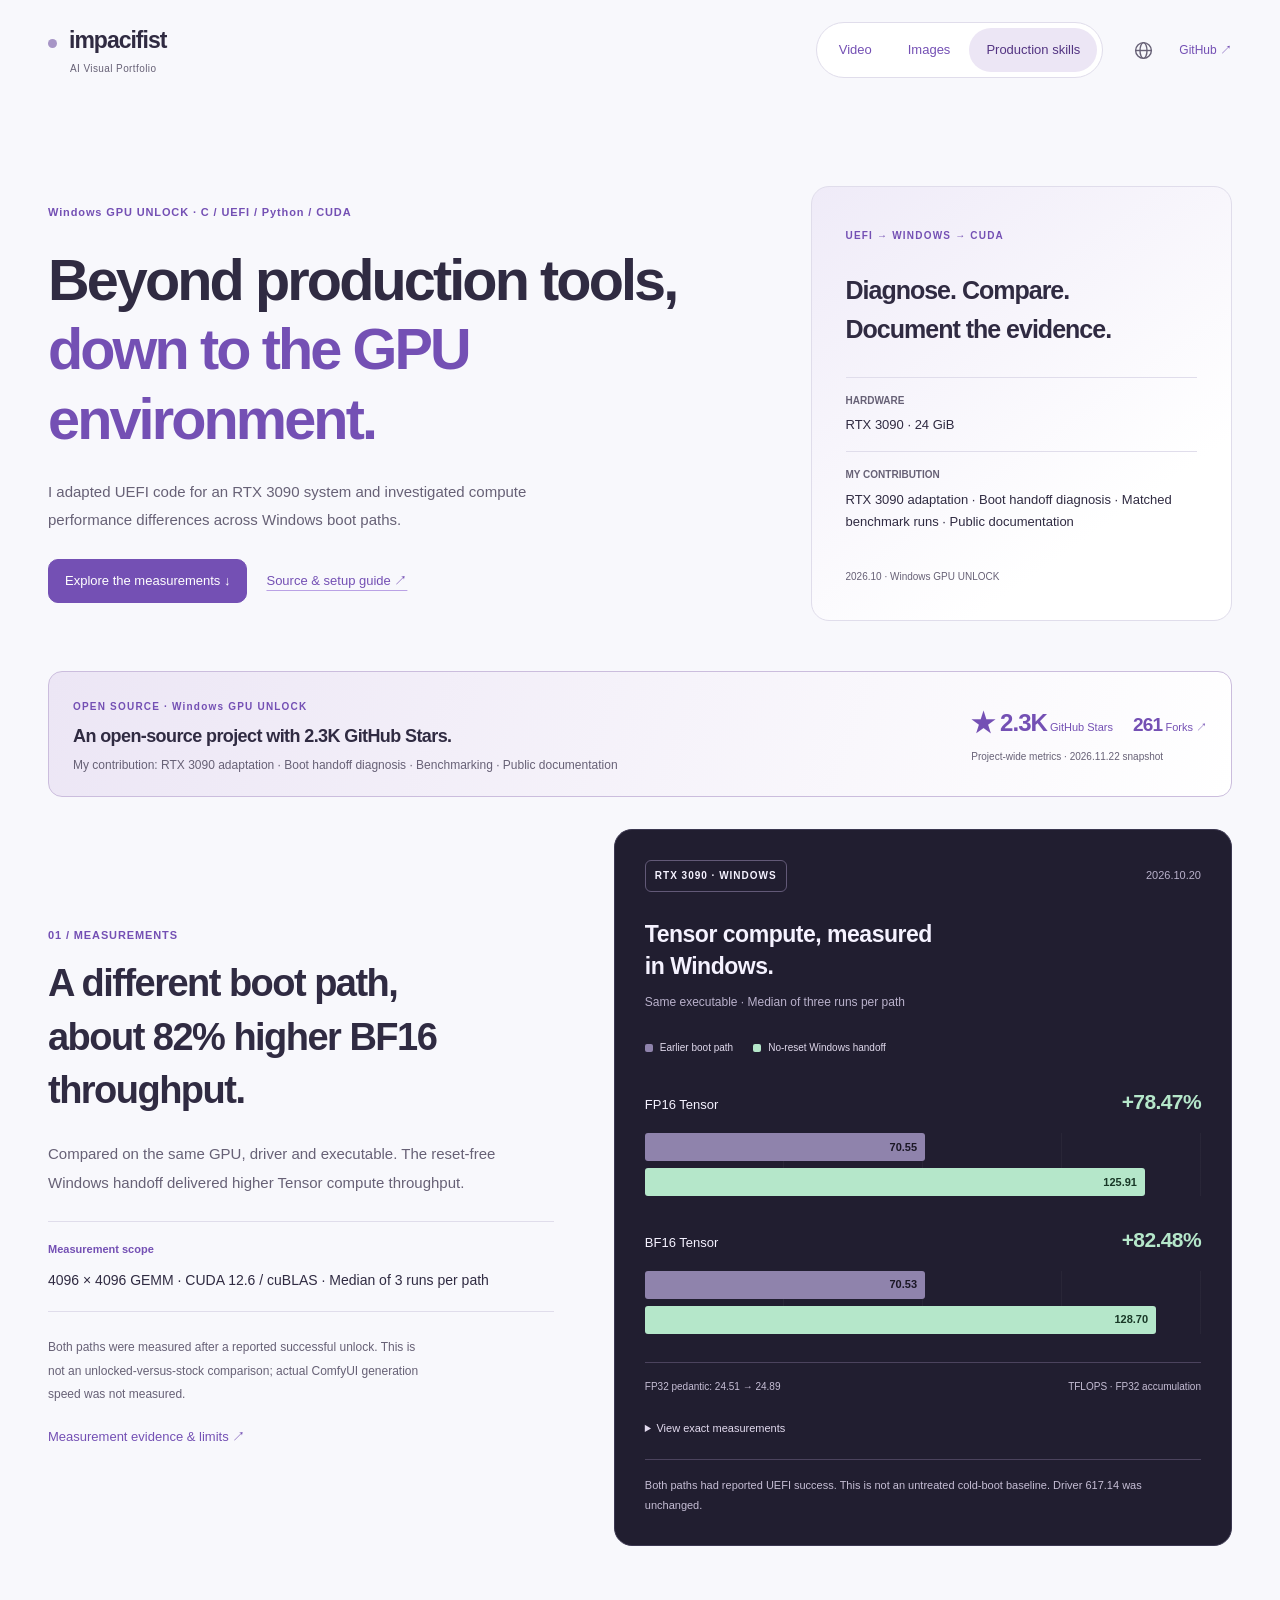
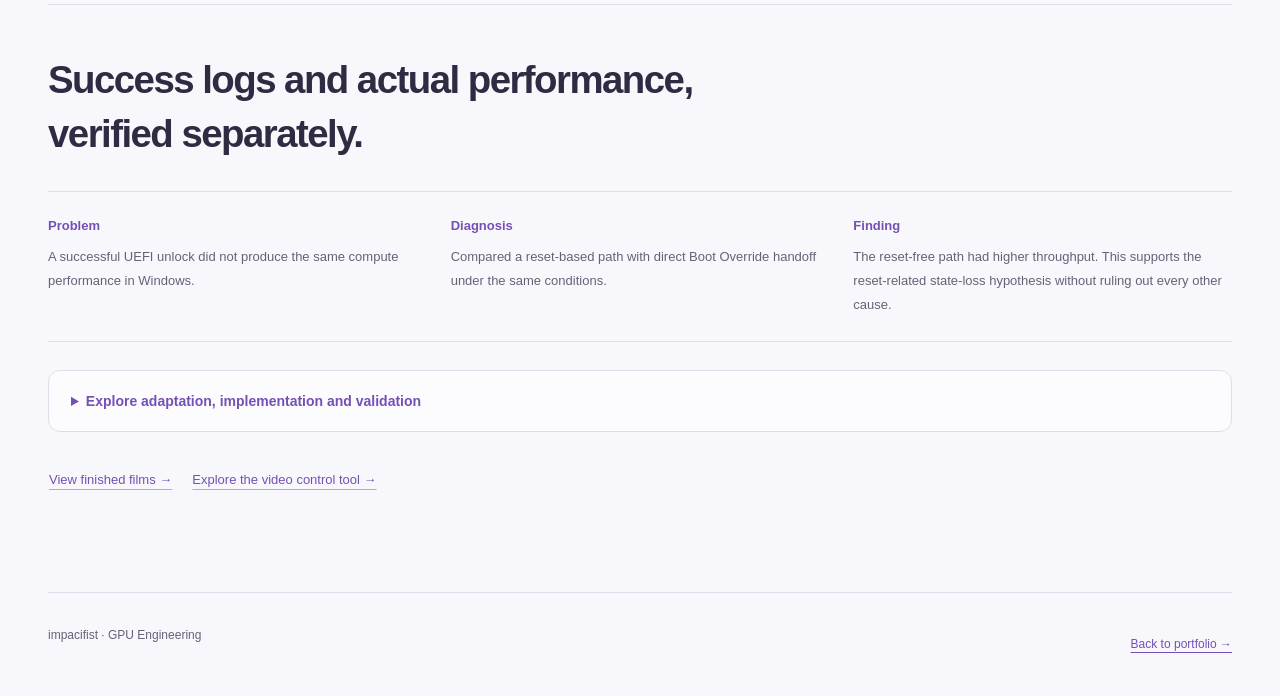
<file: gpu-engineering.html>
<!doctype html>
<html lang="ko">
<head>
  <meta charset="utf-8"><meta name="viewport" content="width=device-width, initial-scale=1">
  <meta name="description" content="RTX 3090 부팅 경로별 연산 차이를 진단하고, UEFI 포팅·CUDA 측정·공개 도구로 연결한 기술 사례.">
  <meta name="robots" content="noindex,nofollow"><meta name="theme-color" content="#f8f8fc">
  <title>Windows GPU UNLOCK — impacifist</title>
  <link rel="icon" href="data:image/svg+xml,%3Csvg xmlns='http://www.w3.org/2000/svg' viewBox='0 0 64 64'%3E%3Crect width='64' height='64' rx='16' fill='%2322241e'/%3E%3Cpath d='M19 16h8v32h-8zm18 0h8v32h-8z' fill='%23deff60'/%3E%3C/svg%3E">
  <link rel="stylesheet" href="site.css"><link rel="stylesheet" href="portfolio-polish.css"><link rel="stylesheet" href="desktop.css"><link rel="stylesheet" href="studio.css"><link rel="stylesheet" href="languages.css"><link rel="stylesheet" href="gpu-case.css"><link rel="stylesheet" href="portfolio-focus.css">
  <script defer src="locales/content.js"></script><script defer src="locales/tools.js"></script><script defer src="locales/workflow.js"></script><script defer src="locales/gpu.js"></script><script defer src="locales/focus.js"></script><script defer src="disclosures.js"></script><script defer src="i18n.js"></script>
</head>
<body class="gpu-project-page">
  <a class="skip" href="#main">본문으로 바로가기</a>
  <header class="header wrap"><a class="brand" href="index.html#video">impacifist<span>AI Visual Portfolio</span></a>
    <nav class="portfolio-navigation" aria-label="포트폴리오 페이지">
      <a class="portfolio-page-link" data-page-section="video" href="index.html#video">영상 제작</a>
      <a class="portfolio-page-link" data-page-section="images" href="index.html#images">이미지 생성</a>
      <a class="portfolio-page-link" data-page-section="technology" href="index.html#technology" aria-current="page">제작 기술</a>
    </nav>
    <div class="header-actions" data-language-host><a class="text-link" href="https://github.com/impacifist" target="_blank" rel="noopener noreferrer" aria-label="impacifist GitHub 프로필 · 새 창">GitHub ↗</a></div>
  </header>
  <main id="main" class="wrap">
    <article id="gpu-unlock" class="category-panel gpu-portfolio" aria-labelledby="gpu-page-title">
      <header class="gpu-hero"><div><span class="gpu-kicker">Windows GPU UNLOCK · C / UEFI / Python / CUDA</span><h1 id="gpu-page-title">제작 도구를 넘어,<br><span>GPU 실행 환경까지.</span></h1><p class="gpu-hero-description">RTX 3090 환경으로 UEFI 코드를 포팅하고, Windows 부팅 경로에 따른 연산 성능 차이를 추적했습니다.</p><div class="inline-links gpu-links"><a class="primary-action" href="#gpu-evidence">측정 결과 살펴보기 ↓</a><a href="https://github.com/impacifist/Windows-GPU-UNLOCK" target="_blank" rel="noopener noreferrer">공개 소스와 적용 안내 ↗</a></div></div><aside class="gpu-overview" aria-label="프로젝트 개요"><span class="gpu-overview-label">UEFI → WINDOWS → CUDA</span><h2>진단하고, 비교하고,<br>근거로 남깁니다.</h2><dl><div><dt>대상</dt><dd>RTX 3090 · 24 GiB</dd></div><div><dt>담당한 작업</dt><dd>RTX 3090 환경 포팅 · 부팅 인계 진단 · 동일 조건 벤치마크 · 공개 문서화</dd></div></dl><p>2026.10 · Windows GPU UNLOCK</p></aside></header>

      <aside class="gpu-recognition" aria-labelledby="gpu-community-title">
        <div class="gpu-recognition-copy"><span class="focus-eyebrow">OPEN SOURCE · Windows GPU UNLOCK</span><h2 id="gpu-community-title">GitHub 2.3K Stars의 공개 프로젝트.</h2><p>본인 기여: RTX 3090 환경 포팅 · 부팅 인계 진단 · 성능 측정 · 공개 문서화</p></div>
        <div class="gpu-recognition-proof"><a class="gpu-community-metrics" href="https://github.com/windows-GPU-UNLOCK/Windows-GPU-UNLOCK" target="_blank" rel="noopener noreferrer"><span><strong>★ 2.3K</strong> GitHub Stars</span><span><strong>261</strong> Forks ↗</span></a><small>프로젝트 전체 지표 · <time datetime="2026-11-22">2026.11.22</time> 기준</small></div>
      </aside>
      <section id="gpu-evidence" class="gpu-evidence" aria-labelledby="gpu-evidence-title">
        <div class="gpu-evidence-copy"><span class="gpu-kicker">01 / 측정 결과</span><h2 id="gpu-evidence-title">부팅 경로를 바꾸자,<br>BF16 연산 약 82% 증가.</h2><p>같은 GPU·드라이버·실행 파일에서 비교했습니다. 리셋 없이 Windows로 인계한 경로에서 더 높은 Tensor 연산 처리량을 확인했습니다.</p><dl class="gpu-role"><dt>측정 범위</dt><dd>4096 × 4096 GEMM · CUDA 12.6 / cuBLAS · 경로별 3회 중앙값</dd></dl><p class="gpu-attribution">두 경로 모두 언락 성공 후 측정했습니다. 미적용 상태 대비 실험이 아니며, ComfyUI의 실제 생성 속도는 미측정입니다.</p><a class="gpu-source-link" href="https://github.com/impacifist/Windows-GPU-UNLOCK/blob/main/docs/RESULTS.en.md" target="_blank" rel="noopener noreferrer">측정 근거와 한계 ↗</a></div>
        <figure class="gpu-benchmark" aria-labelledby="gpu-chart-title" aria-describedby="gpu-chart-caption">
          <div class="gpu-chart-head"><span class="gpu-chip">RTX 3090 · WINDOWS</span><span class="gpu-date">2026.10.20</span></div><h3 id="gpu-chart-title">Windows에서 확인한 Tensor 연산.</h3><p class="gpu-chart-subtitle">동일 실행 파일 · 각 경로 3회 중앙값</p>
          <div class="gpu-legend"><span><i class="gpu-swatch gpu-swatch-before" aria-hidden="true"></i>이전 부팅 경로</span><span><i class="gpu-swatch gpu-swatch-after" aria-hidden="true"></i>리셋 없는 Windows 인계</span></div>
          <div class="gpu-measure"><div class="gpu-measure-heading"><h4>FP16 Tensor</h4><span>+78.47%</span></div><div class="gpu-bars" aria-hidden="true"><div class="gpu-bar gpu-bar-before" style="--bar:50.39%"><span>70.55</span></div><div class="gpu-bar gpu-bar-after" style="--bar:89.93%"><span>125.91</span></div></div></div>
          <div class="gpu-measure"><div class="gpu-measure-heading"><h4>BF16 Tensor</h4><span>+82.48%</span></div><div class="gpu-bars" aria-hidden="true"><div class="gpu-bar gpu-bar-before" style="--bar:50.38%"><span>70.53</span></div><div class="gpu-bar gpu-bar-after" style="--bar:91.93%"><span>128.70</span></div></div></div>
          <div class="gpu-chart-foot"><span>FP32 pedantic: 24.51 → 24.89</span><span>TFLOPS · FP32 누산</span></div>
          <details class="gpu-values"><summary>정확한 측정값 보기</summary><div class="gpu-table-wrap"><table><caption>중앙값 · TFLOPS</caption><thead><tr><th scope="col">연산</th><th scope="col">이전 부팅 경로</th><th scope="col">리셋 없는 Windows 인계</th></tr></thead><tbody><tr><th scope="row">FP32 pedantic</th><td>24.505702</td><td>24.890281</td></tr><tr><th scope="row">FP16 / FP32</th><td>70.548081</td><td>125.907816</td></tr><tr><th scope="row">BF16 / FP32</th><td>70.529545</td><td>128.699728</td></tr></tbody></table></div></details>
          <figcaption id="gpu-chart-caption">두 경로 모두 UEFI 성공을 보고한 뒤의 측정입니다. 미적용 콜드부팅 기준 실험이 아니며, 드라이버는 617.14로 유지했습니다.</figcaption>
        </figure>
      </section>

      <section id="gpu-investigation" class="gpu-editorial" aria-labelledby="gpu-investigation-title"><div class="gpu-section-heading"><h2 id="gpu-investigation-title">성공 로그와 실제 성능을<br>분리해서 확인했습니다.</h2></div><div class="gpu-focus-summary"><div><h3>문제</h3><p>UEFI 언락이 성공해도 Windows에서 같은 연산 성능이 나오지 않았습니다.</p></div><div><h3>진단</h3><p>리셋하는 경로와 Boot Override로 직접 인계하는 경로를 같은 조건에서 비교했습니다.</p></div><div><h3>확인</h3><p>리셋 없는 경로의 처리량이 높았습니다. 리셋에 따른 상태 소실 가설을 뒷받침하며, 다른 원인을 모두 배제한 것은 아닙니다.</p></div></div></section>

      <details class="focus-details"><summary>포팅·구현·검증 기록 자세히 보기</summary>
        <nav class="gpu-section-nav" aria-label="GPU 사례 목차"><a href="#gpu-project-scope">프로젝트 범위</a><a href="#gpu-engineering">03 · 구현과 검증</a><a href="#gpu-delivery">04 · 공개와 확장</a></nav>
        <section id="gpu-project-scope" class="gpu-project-scope" aria-labelledby="gpu-project-scope-title"><div class="gpu-section-heading"><h2 id="gpu-project-scope-title">직접 확장한 여섯 작업 영역.</h2><p>Codex와 협업해 구현·검증했습니다. 원천 코어는 Zagitta/gpu-unlock이며, rough2515-hub의 RTX 3080 UEFI 포트를 바탕으로 확장했습니다.</p></div><ol class="gpu-scope-map">
          <li><span>C · UEFI</span><h3>RTX 3090 환경 포팅</h3><p>상위 RTX 3080 포트를 RTX 3090 24 GiB·AMD 내장그래픽 환경에 맞추고, 장치 식별과 메모리·출력 조건을 검사합니다.</p></li>
          <li><span>PCI · DMA · FLR</span><h3>실행과 정리 조건</h3><p>소유권과 단계별 쓰기 조건, 자원 수명과 정리 상태를 확인합니다. 실패한 실행을 성공으로 넘기지 않는 경계를 유지합니다.</p></li>
          <li><span>LLVM · PE/COFF · SHA-256</span><h3>빌드와 소스 추적</h3><p>기록된 clang 20.1.8 빌드와 성공 EFI의 일치를 확인하고, 상위 코어와 헤더를 포함한 대응 소스 57개의 해시를 검증했습니다.</p></li>
          <li><span>CUDA · cuBLAS · GEMM</span><h3>Windows 연산 측정</h3><p>같은 실행 파일과 드라이버로 부팅 경로별 결과를 비교합니다. UEFI 성공, Windows 진입, 연산 성능을 별도의 증거로 남겼습니다.</p></li>
          <li><span>Python · USB PACKAGE</span><h3>검증하는 패키징 도구</h3><p>펌웨어와 소스의 크기·해시를 검사하고 새 로컬 폴더만 생성합니다. 기존 대상과 경로 이탈은 거부하며 디스크를 포맷하지 않습니다.</p></li>
          <li><span>DOCS · INVENTORY</span><h3>공개 안내와 호환성 조사</h3><p>영문·한국어 적용 문서와 읽기 전용 환경 수집기를 제공합니다. 수집 결과는 지원 조사에 사용하며 언락 허가로 바꾸지 않습니다.</p></li>
        </ol></section>
        <section id="gpu-engineering" class="gpu-editorial" aria-labelledby="gpu-engineering-title"><div class="gpu-section-heading"><h2 id="gpu-engineering-title">실행 조건부터 정리까지,<br>검증할 수 있는 구조로.</h2></div><div class="gpu-engineering-grid"><article><h3>실행 대상과 상태 검사</h3><p>PCI 식별자·PROM 해시·메모리 배치·화면 출력 경로를 확인합니다. 검증하지 않은 환경에서는 실행을 허용하지 않습니다.</p></article><article><h3>단계와 자원 수명 관리</h3><p>초기 selector를 고정하고 쓰기 단계를 제한합니다. PCI 소유권·DMA·FLR 정리 상태를 확인하며, 불완전한 정리는 성공으로 처리하지 않습니다.</p></article><article><h3>소스와 실행물 연결</h3><p>공개 EFI의 해시와 대응 소스 57개의 해시를 대조했습니다. 성공 실행 로그와 Windows 측정 자료를 분리해 공개했습니다.</p></article></div><div class="gpu-validation"><div><strong>14</strong><span>Python 도구 테스트 통과</span></div><div><strong>10</strong><span>기록된 host mock 검사 그룹</span></div><p>Host mock 기록은 하드웨어 접근 없는 검사입니다. 소프트웨어 검사 통과와 실제 GPU 검증을 구분합니다.</p></div></section>
        <section id="gpu-delivery" class="gpu-editorial" aria-labelledby="gpu-delivery-title"><div class="gpu-section-heading"><h2 id="gpu-delivery-title">공개 자료와 검증 범위.</h2></div><div class="gpu-scope"><div><h3>실제로 확인한 범위</h3><p>RTX 3090 24 GiB · ASUS TUF B650M-PLUS WIFI · Ryzen 7 7800X3D · AMD iGPU · Windows 11 · NVIDIA 617.14</p></div><div><h3>아직 검증하지 않은 것</h3><p>다른 GPU·메인보드, 장시간 안정성, ComfyUI·게임의 실제 속도 향상은 미검증입니다. 범용화는 진단·제보 기반까지 구현했으며 EFI 지원 확대는 후속 과제입니다.</p></div></div><div class="inline-links gpu-links"><a href="https://github.com/impacifist/Windows-GPU-UNLOCK/blob/main/docs/PORTABILITY.en.md" target="_blank" rel="noopener noreferrer">지원 확대 설계 보기 ↗</a></div></section>
      </details>
      <div class="inline-links gpu-links"><a href="index.html#video">완성 영상 보기 →</a><a data-page-section="video-control-studio" href="index.html#video-control-studio">영상 제어 도구 보기 →</a></div>
    </article>
  </main>
  <footer class="wrap"><p>impacifist · GPU Engineering</p><a href="index.html#technology">포트폴리오로 돌아가기 →</a></footer>
</body>
</html>
</file>
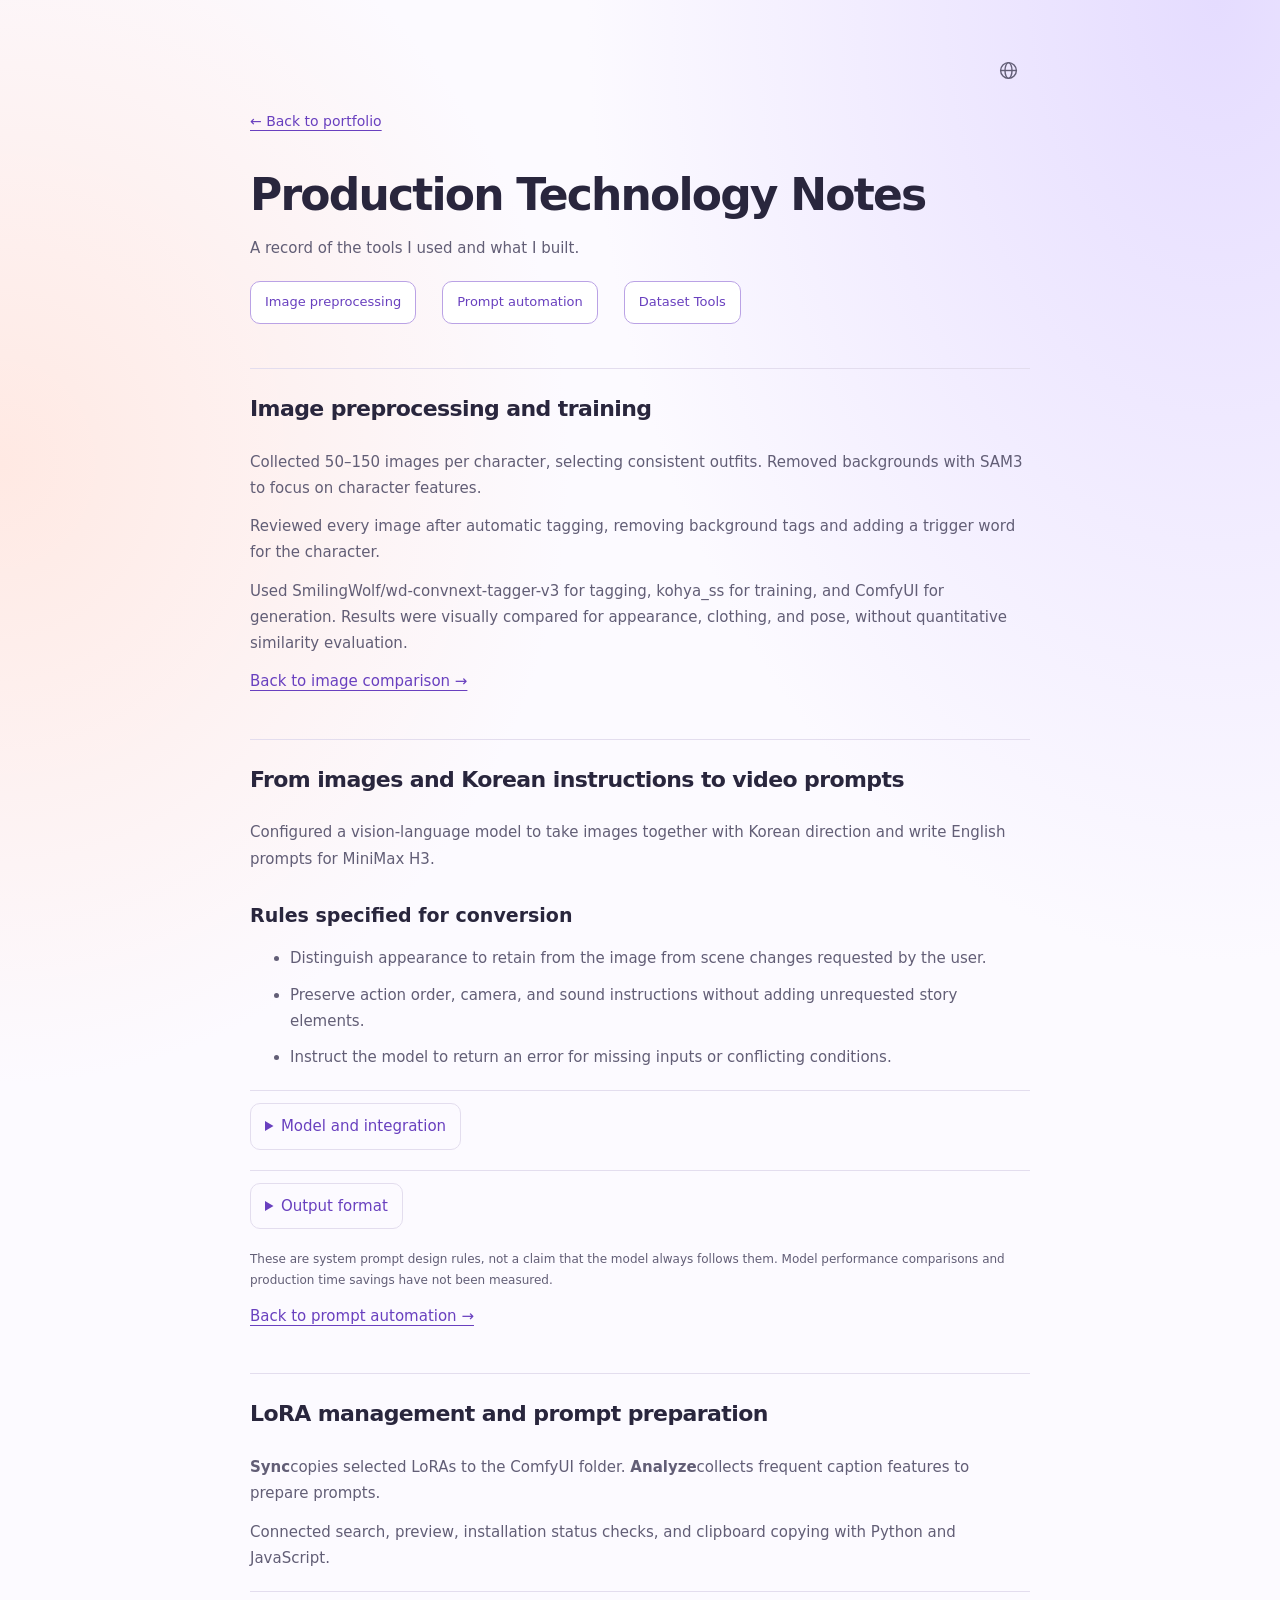
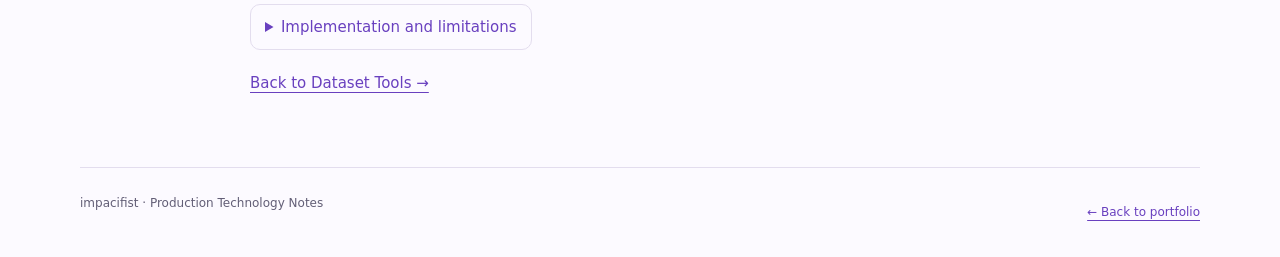
<file: technical-notes.html>
<!doctype html>
<html lang="ko">
<head>
  <meta charset="utf-8"><meta name="viewport" content="width=device-width,initial-scale=1">
  <meta name="robots" content="noindex,nofollow"><meta name="theme-color" content="#fcfaff">
  <title>제작 기술 기록 — impacifist</title>
  <link rel="stylesheet" href="site.css"><link rel="stylesheet" href="portfolio-polish.css">
  <script defer src="notes.js"></script>
  <link rel="stylesheet" href="languages.css">
  <script defer src="locales/tools.js"></script><script defer src="i18n.js"></script>
</head>
<body>
  <main class="notes wrap">
    <div class="notes-language" data-language-host></div>
    <a class="back-link" data-notes-return href="index.html#technology">← 포트폴리오로 돌아가기</a>
    <h1>제작 기술 기록</h1>
    <p>어떤 도구를 사용했고, 무엇을 구성했는지 정리했습니다.</p>
    <nav class="inline-links" aria-label="기술 기록 목차"><a href="#image-process">이미지 전처리</a><a href="#vlm-design">프롬프트 자동화</a><a href="#dataset-implementation">데이터셋 툴</a></nav>
    <section id="image-process">
      <h2>이미지 전처리와 학습</h2>
      <p>캐릭터별 50~150장을 모으고 의상이 일관된 이미지를 선별했습니다. SAM3로 배경을 제거해 캐릭터 특징에 집중하도록 했습니다.</p>
      <p>자동 태깅 후 이미지를 한 장씩 검수했습니다. 배경 태그를 지우고 캐릭터를 부르는 트리거 워드를 넣었습니다.</p>
      <p>태깅에는 SmilingWolf/wd-convnext-tagger-v3, 학습에는 kohya_ss, 생성에는 ComfyUI를 사용했습니다. 결과는 외형·의상·포즈를 눈으로 비교했으며 정량 유사도 평가는 아닙니다.</p>
      <a href="index.html#images">이미지 비교로 돌아가기 →</a>
    </section>
    <section id="vlm-design">
      <h2>이미지와 한국어 지시를 영상 프롬프트로</h2>
      <p>이미지를 읽는 모델에 한국어 연출 지시를 함께 넣고, MiniMax H3용 영어 프롬프트를 작성하도록 구성했습니다.</p>
      <h3 id="prompt-design-title">변환할 때 지키도록 한 규칙</h3>
      <ul>
        <li>이미지에서 유지할 외형과 요청에 따라 바꿀 장면을 구분합니다.</li>
        <li>동작 순서·카메라·소리 지시를 보존하고, 요청하지 않은 이야기를 덧붙이지 않습니다.</li>
        <li>입력이 빠지거나 조건이 충돌하면 오류를 반환하도록 지시합니다.</li>
      </ul>
      <details class="source-detail"><summary>모델과 연결 방식</summary>
        <p>Qwen3.8-27B 기반 파생 GGUF 모델을 IQ4_XS 양자화로 로컬 실행합니다. 한국어 해석과 응답성을 직접 확인해 선택했고 Ollama를 통해 ComfyUI에 연결했습니다.</p>
        <p>두 클립의 프롬프트를 먼저 작성한 뒤 VLM을 해제해 GPU 메모리 경쟁을 줄이도록 구성했습니다. 다음 영상 생성에는 이전 클립의 마지막 프레임을 전달합니다.</p>
        <a href="https://huggingface.co/Qwen/Qwen3.8-27B" target="_blank" rel="noopener noreferrer">기반 모델 출처 ↗</a>
      </details>
      <details class="source-detail"><summary>출력 형식</summary>
        <p>대상 정의 → 요약 → 유지·변경할 특징 → 장면 연출 → 환경음 → 배경음악, 여섯 부분으로 작성합니다. 단일 클립 지시는 4~15초 범위로 구성했습니다.</p>
      </details>
      <p class="scope-note">시스템 프롬프트의 설계 규칙이며 모델이 항상 준수한다는 뜻은 아닙니다. 모델 성능 비교나 제작 시간 단축률은 측정하지 않았습니다.</p>
      <a href="index.html#vlm-pipeline">프롬프트 자동화로 돌아가기 →</a>
    </section>
    <section id="dataset-implementation">
      <h2>LoRA 관리와 프롬프트 준비</h2>
      <p><strong>Sync</strong>는 선택한 LoRA를 ComfyUI 폴더로 복사합니다. <strong>Analyze</strong>는 캡션에서 자주 나오는 특징을 모아 프롬프트로 준비합니다.</p>
      <p>Python과 JavaScript로 검색·미리보기·설치 상태 확인·클립보드 복사를 연결했습니다.</p>
      <details class="source-detail"><summary>구현과 한계</summary>
        <p>캡션 분석은 태그 빈도와 키워드 규칙 기반입니다. 원본은 이동하거나 삭제하지 않고 복사하며, 같은 이름의 파일 크기가 다르면 기본적으로 덮어쓰지 않습니다.</p>
        <p>같은 크기의 파일을 건너뛰는 처리는 파일 내용의 해시 검증이 아닙니다. 캡션 분석과 LoRA 정보 출력은 커스텀 노드에서도 사용할 수 있습니다.</p>
      </details>
      <a href="index.html#dataset-tools">데이터셋 툴로 돌아가기 →</a>
    </section>
  </main>
  <footer class="wrap"><span>impacifist · 제작 기술 기록</span><a data-notes-return href="index.html#technology">포트폴리오로 돌아가기 →</a></footer>
</body>
</html>
</file>
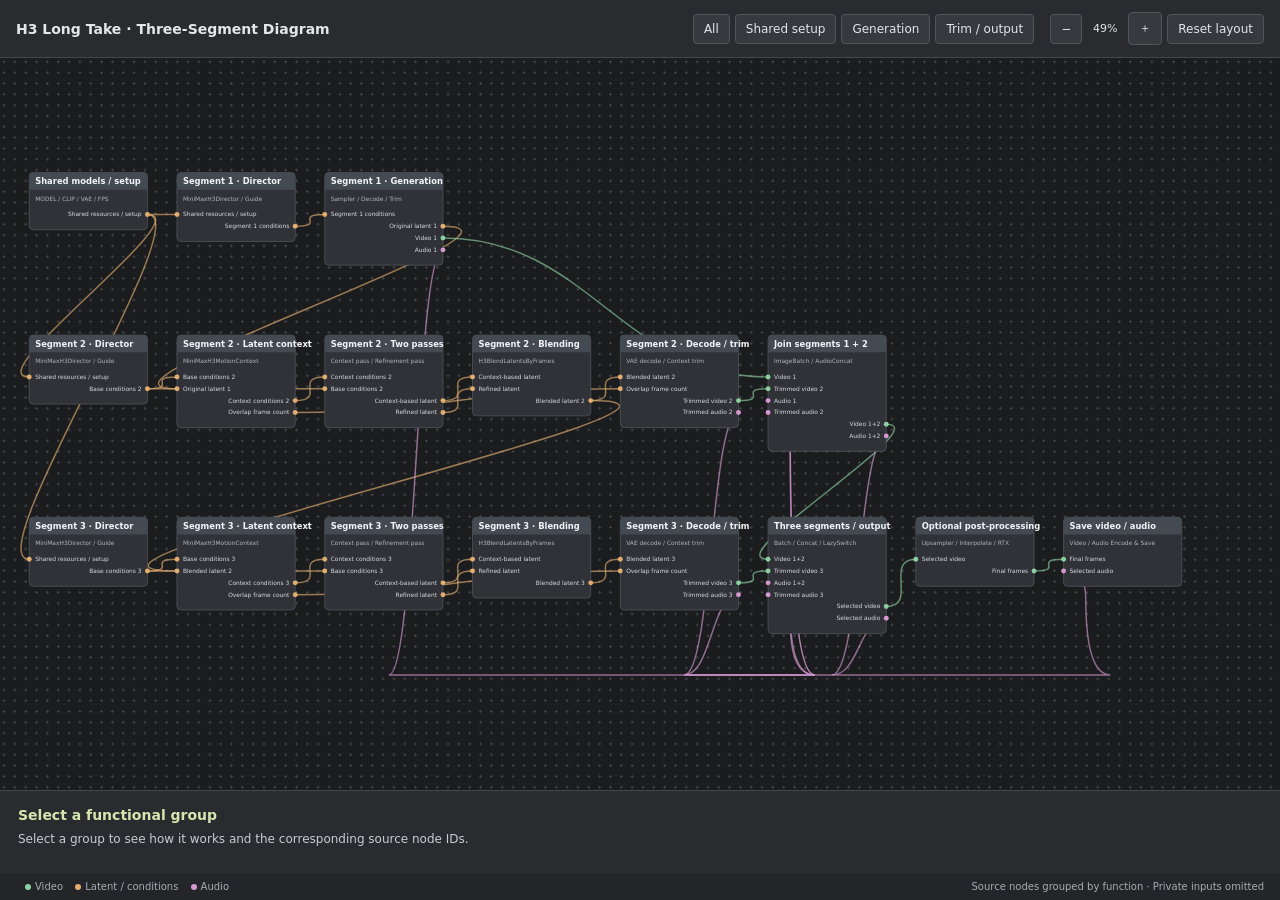
<file: assets/workflow/core-viewer.html>
<!doctype html>
<html lang="ko">
<head><meta charset="utf-8"><meta name="viewport" content="width=device-width,initial-scale=1"><title>H3 롱테이크 · 3구간 연결도</title><link rel="stylesheet" href="core-viewer.css"><script defer src="longtake-data.js"></script><script defer src="core-viewer.js"></script><script defer src="../../locales/workflow.js"></script><script defer src="../../i18n.js"></script></head>
<body>
<header><strong>H3 롱테이크 · 3구간 연결도</strong><nav aria-label="보기 영역"><button data-view="all">전체</button><button data-view="input">공통 설정</button><button data-view="generate">구간 생성</button><button data-view="finish">정리·출력</button></nav><nav aria-label="확대 및 배치"><button id="minus" aria-label="축소">−</button><output id="zoom">100%</output><button id="plus" aria-label="확대">＋</button><button id="reset">배치 초기화</button></nav></header>
<main id="canvas" tabindex="0" aria-label="노드 연결도. 빈 곳을 드래그해 이동하고 노드를 드래그해 배치합니다. 휠로 확대, 방향키로 이동, Home 키로 전체 보기.">
<svg id="graph" xmlns="http://www.w3.org/2000/svg" aria-labelledby="graph-title"><title id="graph-title">세 구간의 latent 문맥 전달, 두 단계 샘플링, 연결부 혼합과 영상·오디오 출력 구조</title><g id="viewport"><g id="groups"></g><g id="wires"></g><g id="nodes"></g></g></svg>
</main>
<aside aria-live="polite"><strong id="detail-title">기능 그룹을 선택해 보세요</strong><p id="detail-text">선택하면 작동 방식과 대응하는 원본 노드 ID를 확인할 수 있습니다.</p><p id="detail-nodes"></p></aside>
<footer><span><i class="image"></i>영상 <i class="context"></i>latent·조건 <i class="audio"></i>오디오</span><span>원본 노드를 기능별로 묶은 구조도 · 개인 입력 제외</span></footer>
</body></html>
</file>
<file: site.css>
:root{--bg:#f7f7f2;--ink:#242620;--muted:#62665e;--line:#dedfd6;--accent:#586d32;--max:1120px;color:var(--ink);background:var(--bg);font-family:"Malgun Gothic","Apple SD Gothic Neo",system-ui,sans-serif;font-size:15px;line-height:1.75;word-break:keep-all;overflow-wrap:break-word}
*{box-sizing:border-box}[hidden]{display:none!important}body{margin:0}html{scroll-behavior:smooth;scroll-padding-top:24px}h1,h2,h3,p,figure{margin:0}h1{font-size:44px;line-height:1.3;letter-spacing:-1.8px;font-weight:650}h2{font-size:22px;line-height:1.45;letter-spacing:-.6px;font-weight:650}h3{font-size:15px;line-height:1.6;font-weight:600}a{color:inherit;text-decoration:none}a:hover{text-decoration:underline;text-underline-offset:5px}button{font:inherit;cursor:pointer;color:inherit}a:focus-visible,button:focus-visible,summary:focus-visible,[tabindex]:focus-visible{outline:2px solid var(--accent);outline-offset:5px}img{display:block;max-width:100%}.wrap{width:min(var(--max),calc(100% - 80px));margin-inline:auto}.skip{position:fixed;top:-100px;left:10px;background:var(--ink);color:white;padding:12px;z-index:10}.skip:focus{top:10px}
.header{height:96px;display:flex;align-items:center;justify-content:space-between}.brand{font-size:20px;font-weight:700;letter-spacing:-.4px}.brand span{font-size:12px;color:var(--muted);font-weight:400;letter-spacing:0;margin-left:18px}.header>.text-link{font-size:13px;color:var(--muted)}.portfolio-navigation{display:flex;gap:36px;border-bottom:1px solid var(--line)}.portfolio-navigation button{border:0;background:none;padding:17px 0;font-size:14px;color:var(--muted);position:relative}.portfolio-navigation button[aria-selected=true]{color:var(--ink);font-weight:600}.portfolio-navigation button[aria-selected=true]::after{content:'';position:absolute;bottom:-1px;height:2px;left:0;right:0;background:var(--ink)}
.category-panel{padding:48px 0 70px}.page-intro{margin-bottom:36px}.page-intro p{color:var(--muted);margin-top:18px;max-width:660px}.tabs{display:flex;gap:24px;margin-bottom:22px}.tabs button{border:0;padding:8px 0;background:none;color:var(--muted);font-size:14px}.tabs button[aria-selected=true]{color:var(--ink);text-decoration:underline;text-underline-offset:8px;font-weight:600}.case-heading{display:flex;gap:18px;align-items:baseline;margin-bottom:20px}.case-heading h2{font-size:18px}.case-heading p{font-size:13px;color:var(--muted)}
.comparison{display:grid;grid-template-columns:1fr 1fr;gap:24px}.comparison figure{min-width:0}.image-head{font-size:13px;color:var(--muted);margin-bottom:10px}.image-button{position:relative;display:block;width:100%;height:540px;border:0;padding:20px;background:#eceee5;cursor:zoom-in}.image-button.generated{background:#efefe9}.image-button img{height:100%;width:100%;object-fit:contain}.zoom-hint{position:absolute;right:13px;bottom:10px;background:var(--bg);padding:3px 9px;font-size:12px;color:var(--muted)}figcaption{font-size:12px;color:var(--muted);line-height:1.75;padding-top:12px}.observations{display:grid;grid-template-columns:repeat(3,1fr);gap:36px;margin:32px 0}.observations p{font-size:14px;color:var(--muted);margin-top:8px}.source-detail{font-size:13px;border-top:1px solid var(--line);padding-top:12px}.source-detail summary{cursor:pointer;color:var(--muted);width:fit-content}.source-detail>div{padding-top:14px;color:var(--muted)}.source-detail p{margin:6px 0}.source-detail a{text-decoration:underline;text-underline-offset:3px}
.editorial-section{margin-top:56px}.editorial-section>h2{margin-bottom:22px}.simple-flow{list-style:none;counter-reset:flow;display:grid;grid-template-columns:repeat(4,1fr);padding:0;gap:28px;margin:0 0 22px}.simple-flow li{counter-increment:flow}.simple-flow h3::before{content:counter(flow,decimal-leading-zero);display:block;font-size:12px;color:var(--accent);margin-bottom:8px;font-weight:400}.simple-flow p{font-size:14px;color:var(--muted);margin-top:8px}.muted{color:var(--muted);font-size:14px}.inline-links{display:flex;gap:26px;flex-wrap:wrap;margin-top:20px}.inline-links a,.editorial-section a,.project-row a{font-size:13px;color:var(--accent);text-decoration:underline;text-underline-offset:5px}.credits{display:grid;grid-template-columns:1fr 2fr;gap:40px;border-top:1px solid var(--line);padding-top:30px}.credits p{font-size:13px;color:var(--muted);margin-bottom:18px;max-width:680px}.credits strong{font-weight:500;color:var(--ink)}.fine-print{font-size:12px;color:var(--muted);line-height:1.8}
.media-meta{display:flex;justify-content:space-between;font-size:13px;color:var(--muted);gap:16px;margin-bottom:16px}.video-showcase video{width:100%;height:auto;display:block;background:#1b1c1e;border-radius:3px}.quality-note{font-size:13px;color:var(--muted);margin-top:24px;padding-left:16px;border-left:2px solid #b0b69e;max-width:780px}.quality-note strong{font-weight:600;margin-right:10px;color:var(--ink)}.production{display:grid;grid-template-columns:1fr 1fr;gap:80px}.production h2{margin-bottom:16px}.production p{color:var(--muted);font-size:14px;margin-bottom:16px;max-width:440px}.hardware-specs{margin:0}.hardware-specs>div{display:grid;grid-template-columns:70px 1fr;gap:15px;font-size:14px;margin-bottom:8px}.hardware-specs dt{color:var(--muted)}.hardware-specs dd{margin:0}.video-credit{border-top:1px solid var(--line);padding-top:24px;margin-top:38px}.video-credit a{text-decoration:underline;text-underline-offset:3px}
.project-row{display:grid;grid-template-columns:100px minmax(0,1fr);gap:24px;border-top:1px solid var(--line);padding:38px 0 46px}.project-number{font-size:22px;color:#747d65;font-weight:400}.project-row h2{margin-bottom:14px}.project-lead{font-size:22px;letter-spacing:-.5px;line-height:1.6;margin-bottom:24px}.project-row>div>p:not(.project-lead){font-size:15px;line-height:1.8;color:var(--muted);max-width:650px;margin-bottom:20px}.text-flow{list-style:none;display:flex;flex-wrap:wrap;gap:10px 22px;margin:0 0 22px;padding:0;color:var(--accent);font-size:14px}.text-flow li:not(:last-child)::after{content:'→';margin-left:22px;color:var(--muted)}.section-links{margin-top:0}
.viewer-heading{display:flex;justify-content:space-between;gap:20px;font-size:13px;margin-bottom:14px;color:var(--muted)}.viewer-heading a{color:var(--accent)}.workflow-canvas-wrap{height:620px;background:#1b1c1e;overflow:hidden;border-radius:5px}.workflow-canvas-wrap iframe{width:100%;height:100%;border:0;display:block}.workflow-caption{margin:22px 0 8px;color:var(--muted);font-size:14px}
footer{border-top:1px solid var(--line);padding-block:25px;display:flex;justify-content:space-between;font-size:12px;color:var(--muted)}dialog{width:min(1000px,94vw);max-height:94dvh;padding:24px;border:0;background:var(--bg);border-radius:5px}dialog::backdrop{background:#171b17dc}body:has(dialog[open]){overflow:hidden}.lightbox-header{display:flex;justify-content:space-between;align-items:center;gap:20px}.lightbox-header h2{font-size:16px}.lightbox-header button{border:1px solid var(--line);background:none;font-size:13px;padding:7px 13px}#lightbox-image{height:auto;max-height:72dvh;width:100%;object-fit:contain;margin:18px 0}#lightbox-credit{font-size:12px;color:var(--muted)}
.clip-connection{margin:0 0 48px;padding:28px 0 24px;border-block:1px solid var(--line)}.clip-connection>p{font-size:14px;color:var(--muted);margin:12px 0 28px}.connection-row{display:grid;grid-template-columns:84px minmax(0,1fr);align-items:center;gap:16px}.connection-label{font-size:13px;color:var(--muted)}.connection-track{display:grid;grid-template-columns:2fr 1fr 2fr;min-width:0}.segment{display:flex;align-items:center;justify-content:center;min-height:56px;padding:8px;font-size:13px}.clip-a{background:#dce3d2;color:#34432a}.clip-b{background:#dce4ea;color:#344551}.context-tail{background:#bdcaab;color:#34432a;border-left:1px dashed #758566}.context-repeat{background:repeating-linear-gradient(135deg,#f0f1e9,#f0f1e9 7px,#e0e5d6 7px,#e0e5d6 9px);border:1px dashed #899777;color:#536245}.context-transfer{margin:10px 0 10px 100px;text-align:center;font-size:12px;color:var(--accent)}.context-transfer span{display:block;font-size:20px;line-height:1.2}.connection-action{margin:20px 0 20px 100px;display:flex;justify-content:center;align-items:center;gap:16px;color:var(--muted);font-size:12px}.connection-result{display:grid;grid-template-columns:3fr 2fr 32px;gap:2px}.connection-more{align-self:center;text-align:center;color:var(--muted)}.clip-connection figcaption{font-size:12px;color:var(--muted);margin-top:18px}.clip-connection h2{font-size:22px}@media(max-width:520px){.clip-connection{padding:22px 0;margin-bottom:32px}.clip-connection h2{font-size:19px}.clip-connection>p{font-size:13px}.connection-row{grid-template-columns:56px minmax(0,1fr);gap:8px}.connection-label,.segment{font-size:11px}.segment{padding:5px 2px;min-height:48px}.context-transfer,.connection-action{margin-left:64px;font-size:11px}.connection-action{gap:8px}.connection-result{grid-template-columns:3fr 2fr 18px}.clip-connection figcaption{font-size:11px}}
.workflow-canvas-wrap.workflow-explorer{height:740px;background:#1b1c1e}.workflow-contribution{border-top:1px solid var(--line);padding-top:28px;margin-top:42px}.workflow-contribution p{max-width:800px;color:var(--muted);margin-top:14px}.workflow-contribution>p:not(.fine-print){font-size:14px}@media(max-width:600px){.workflow-canvas-wrap.workflow-explorer{height:680px}}
/* Supporting notes are a separate reading page, with no panel navigation. */
.notes{max-width:780px;padding:48px 0 70px}.notes h1{margin-bottom:36px}.notes section{margin-top:44px}.notes h2{margin-bottom:24px}.notes h3{font-size:19px;margin:28px 0 14px}.notes h4{font-size:15px;margin:22px 0 8px}.notes p{color:var(--muted);margin:12px 0}.notes a{color:var(--accent);text-decoration:underline;text-underline-offset:4px}.notes .application-grid article{margin-bottom:25px}.notes .scope-note{font-size:12px}.notes .observations{display:block}.notes .observations>div{margin:24px 0}.notes .small-label,.notes .workflow-section-title>span{display:none}.notes code{overflow-wrap:anywhere;font-size:13px}.notes dd{margin:5px 0 18px;color:var(--muted)}.notes summary{cursor:pointer;font-size:15px}.notes .back-link{display:inline-block;margin-bottom:32px}
@media(max-width:800px){.wrap{width:calc(100% - 40px)}.header{height:80px}.brand span{display:none}.portfolio-navigation{gap:24px}.category-panel{padding-top:34px}h1{font-size:36px}.comparison{gap:16px}.image-button{height:410px;padding:12px}.observations{gap:20px}.production{gap:30px}.simple-flow{grid-template-columns:1fr 1fr;gap:25px}.project-row{grid-template-columns:50px 1fr;gap:15px}.credits{grid-template-columns:1fr;gap:0}}
@media(max-width:520px){:root{font-size:14px}.wrap{width:calc(100% - 32px)}h1{font-size:32px;letter-spacing:-1px}h2{font-size:20px}.header{height:70px}.brand{font-size:18px}.portfolio-navigation{gap:0;justify-content:space-between}.portfolio-navigation button{font-size:12px;padding:14px 0}.page-intro{margin-bottom:28px}.page-intro p{margin-top:14px}.case-heading{display:block;margin-bottom:15px}.case-heading h2{font-size:17px}.case-heading p{font-size:12px;margin-top:4px}.comparison{gap:10px}.image-button{height:300px;padding:5px}.zoom-hint{font-size:11px;right:6px;bottom:6px;padding:2px 6px}figcaption{font-size:11px}.image-head{font-size:12px}.observations{grid-template-columns:1fr;gap:20px;margin-block:26px}.observations p{font-size:13px}.editorial-section{margin-top:38px}.simple-flow p{font-size:13px}.credits p{font-size:12px}.production{grid-template-columns:1fr;gap:28px}.media-meta{font-size:12px;display:block}.media-meta span{display:block;margin-top:5px}.project-row{grid-template-columns:1fr;gap:10px;padding:28px 0 34px}.project-number{font-size:13px}.project-lead{font-size:20px}.project-row>div>p:not(.project-lead){font-size:14px}.text-flow{font-size:12px;gap:8px}.text-flow li:not(:last-child)::after{margin-left:8px}.inline-links{gap:15px}.viewer-heading{font-size:12px}.workflow-canvas-wrap{height:460px}.category-panel{padding-bottom:45px}.lightbox-header h2{font-size:13px}dialog{padding:16px}.notes{padding-block:30px}footer{font-size:11px}}
.prompt-demo{display:grid;grid-template-columns:minmax(230px,.8fr) minmax(0,1.2fr);gap:32px;margin-top:30px}.demo-label{font-size:13px;font-weight:600;margin-bottom:18px}.prompt-reference{display:flex;align-items:center;gap:18px;margin-bottom:24px}.prompt-reference img{width:120px;height:190px;object-fit:contain;background:#edeFE7}.prompt-reference figcaption{font-size:12px;padding:0;line-height:1.9}.prompt-reference a{font-size:12px}.prompt-input h3{margin-bottom:10px}.prompt-input blockquote{margin:0;font-size:15px;line-height:1.9;color:var(--ink);padding:0}.conversion-caption{font-size:13px;color:var(--accent);margin-top:24px;line-height:1.9}.prompt-output{min-width:0}.prompt-output pre{margin:0;background:#eef0e8;border-left:2px solid #b6c09f;padding:22px;white-space:pre-wrap;overflow-wrap:anywhere;word-break:normal;font-size:12px;line-height:1.75;color:#4e5549}.prompt-output code{font-family:ui-monospace,Consolas,monospace}.field-name{color:#25351e;font-weight:700}.project-row>div>p.demo-disclaimer{font-size:12px;margin-top:18px;margin-bottom:0;max-width:none}.prompt-reference code{font-size:12px}@media(max-width:800px){.prompt-demo{grid-template-columns:1fr;gap:26px}.prompt-reference img{width:105px;height:166px}.prompt-input blockquote{font-size:14px}.conversion-caption br{display:none}.conversion-caption{margin-top:15px}.prompt-output pre{padding:18px;font-size:12px}}
@media(prefers-reduced-motion:reduce){html{scroll-behavior:auto}}
.dataset-capture{margin:26px 0 22px}.dataset-capture img{display:block;width:100%;height:auto;border-radius:5px}.dataset-capture figcaption{margin-top:10px;color:var(--muted);font-size:12px;line-height:1.6}
.vlm-specs{display:grid;grid-template-columns:repeat(4,minmax(0,1fr));gap:24px;margin:28px 0 18px;padding:20px 0;border-block:1px solid var(--line)}.vlm-specs dt{font-size:12px;color:var(--muted);margin-bottom:7px}.vlm-specs dd{margin:0;font-size:15px;font-weight:600}.vlm-specs dd span{display:block;font-size:12px;font-weight:400;color:var(--muted);margin-top:4px}.project-row>div>p.vlm-rationale{font-size:13px;max-width:740px}.vlm-process{counter-reset:vlm;list-style:none;display:grid;grid-template-columns:repeat(3,minmax(0,1fr));gap:28px;padding:0;margin:32px 0}.vlm-process li{counter-increment:vlm}.vlm-process h3::before{content:counter(vlm,decimal-leading-zero);display:block;color:var(--accent);font-size:12px;font-weight:400;margin-bottom:8px}.vlm-process p{font-size:13px;color:var(--muted);margin-top:8px;line-height:1.8}.project-row>div>p.vlm-example-heading{max-width:none;font-size:14px;font-weight:600;color:var(--ink);border-top:1px solid var(--line);padding-top:22px;margin-bottom:0}.vlm-example-heading span{display:block;font-size:13px;font-weight:400;color:var(--muted);margin-top:4px}.vlm-example-heading+.prompt-demo{margin-top:22px}
@media(max-width:800px){.vlm-specs{grid-template-columns:repeat(2,minmax(0,1fr));gap:20px}.vlm-process{grid-template-columns:1fr;gap:20px}.vlm-process h3::before{display:inline;margin-right:10px}.vlm-process p{margin-top:5px}.vlm-specs dd{font-size:14px}}
.video-prompt{margin-top:20px}.video-prompt summary{list-style:none;cursor:pointer;display:inline-flex;align-items:center;gap:18px;border:1px solid var(--line);border-radius:4px;padding:9px 15px;font-size:13px}.video-prompt summary::-webkit-details-marker{display:none}.video-prompt summary::after{content:'＋';color:var(--accent)}.video-prompt[open] summary::after{content:'−'}.prompt-close-label,.video-prompt[open] .prompt-open-label{display:none}.video-prompt[open] .prompt-close-label{display:inline}.video-prompt-content{margin-top:18px}.video-prompt-content>p{font-size:12px;color:var(--muted);margin-bottom:12px}.video-prompt pre{margin:0;padding:22px;background:#eef0e8;white-space:pre-wrap;overflow-wrap:anywhere;word-break:normal;font-size:12px;line-height:1.85}.video-prompt code{font-family:ui-monospace,Consolas,monospace}@media(max-width:520px){.video-prompt pre{padding:16px}}
.school-direction{margin-top:42px}.direction-intro{font-size:13px;color:var(--muted);margin-top:10px}.school-clip{padding:28px 0;border-bottom:1px solid var(--line)}.clip-heading{margin-bottom:18px}.clip-heading>span{font-size:12px;color:var(--accent);letter-spacing:.06em}.clip-heading h3{font-size:20px;margin:5px 0}.clip-heading p{font-size:13px;color:var(--muted)}.clip-stills{display:grid;grid-template-columns:repeat(3,minmax(0,1fr));gap:16px}.clip-stills img{width:100%;height:auto;border-radius:3px}.clip-stills figcaption{font-size:12px;padding-top:8px}.clip-description{font-size:14px;color:var(--muted);max-width:780px;margin-top:20px}.clip-focus{font-size:12px;color:var(--accent);margin-top:10px}.school-contribution{font-size:13px;color:var(--muted);margin-top:24px}.supporting-video-heading{margin:56px 0 22px;padding-top:30px;border-top:1px solid var(--line)}.supporting-video-heading p{font-size:14px;color:var(--muted);margin-top:10px}@media(max-width:520px){.clip-stills{grid-template-columns:1fr;gap:18px}.clip-heading h3{font-size:18px}.school-direction{margin-top:30px}.clip-description{font-size:13px}}
</file>
<file: portfolio-polish.css>
/* Shared visual rhythm; original content and media remain in their sections. */
:root{--bg:#fcfaff;--ink:#29263d;--muted:#625e76;--line:#e3ddee;--accent:#6940bf;--action-soft:#eee5ff;--action-border:#baa2e5}
body{background:radial-gradient(ellipse at 95% 0%,#e5dcff 0,transparent 42rem),radial-gradient(ellipse at 0% 25%,#ffe9e3 0,transparent 38rem),var(--bg)}
.header{height:88px}.brand{letter-spacing:-.8px}.brand::before{content:'';display:inline-block;width:10px;height:10px;background:var(--accent);border-radius:50%;margin-right:12px}
.portfolio-navigation{gap:8px;padding:7px;background:#ffffffb8;border:1px solid var(--line);border-radius:16px}
.portfolio-navigation button{flex:1;border-radius:10px;padding:12px 8px;transition:background .2s,color .2s,box-shadow .2s}
.portfolio-navigation button[aria-selected=true]{background:var(--accent);color:#fff;box-shadow:0 4px 12px #6940bf28}
.portfolio-navigation button[aria-selected=true]::after{display:none}
.portfolio-navigation button{color:var(--accent)}
.portfolio-navigation button:hover:not([aria-selected=true]){background:var(--action-soft)}
.page-intro{padding-top:10px;margin-bottom:32px}.page-intro h1{font-size:clamp(32px,4.3vw,54px);line-height:1.2;letter-spacing:-2px}.page-intro p{line-height:1.85}
.eyebrow{display:block;font-size:11px;letter-spacing:.15em;font-weight:700;color:var(--accent);margin-bottom:18px}
.video-showcase video,.image-button,.workflow-canvas-wrap,.clip-stills img{border-radius:14px}
.image-button{border:1px solid var(--action-border)}.observations>div{border-top:2px solid #d4c3ef;padding-top:16px}
.editorial-section{padding-top:30px}.simple-flow{gap:18px}.simple-flow li{padding:20px;border:1px solid var(--line);border-radius:14px;background:#ffffff60}
.school-clip{padding-block:30px}.clip-heading>span{font-weight:700;letter-spacing:.13em}.clip-stills{gap:18px}
.technology-nav{display:grid;grid-template-columns:repeat(3,minmax(0,1fr));gap:14px;margin-bottom:28px}
.technology-nav button{display:flex;flex-direction:column;align-items:flex-start;min-width:0;text-align:left;padding:22px;border:1px solid var(--action-border);border-radius:16px;background:#f1eaff;color:#503184;transition:background .22s,border-color .22s,transform .22s,box-shadow .22s}
.technology-nav button:hover{transform:translateY(-3px);border-color:var(--accent);box-shadow:0 8px 24px #6940bf20}
.technology-nav button[aria-selected=true]{background:#6940bf;color:#fff;border-color:#6940bf;box-shadow:0 8px 24px #6940bf30}
.technology-index{font-size:10px;letter-spacing:.12em;color:var(--accent);margin-bottom:17px}
.technology-nav button[aria-selected=true] .technology-index{color:#fff}
.technology-nav strong{font-size:18px;letter-spacing:-.5px;margin-bottom:6px}.technology-nav button>span:not(.technology-index){font-size:13px}.technology-nav small{font-size:11px;margin-top:14px}
#technology .project-row{background:#ffffff70;border:1px solid var(--line);border-radius:20px;padding:32px;grid-template-columns:36px minmax(0,1fr);gap:18px;margin:0;animation:project-reveal .3s ease-out}
#technology .project-number{font-size:13px;color:var(--accent)}#technology .project-lead{font-size:clamp(20px,2.3vw,27px);line-height:1.5}
.vlm-specs{background:#f1edf8;border:0;border-radius:12px;padding:18px;gap:16px}.vlm-process{gap:16px}.vlm-process li{border-top:1px solid var(--line);padding-top:14px}
.technology-example{border-top:1px solid var(--line);margin-top:24px;padding-top:18px}.technology-example summary{cursor:pointer;font-size:14px;color:var(--accent);font-weight:600;padding:8px 0}.technology-example .vlm-example-heading{margin-top:18px}
.dataset-capture img{border:1px solid var(--line);border-radius:12px}.section-links{padding:24px 0}
.control-demo{margin:24px 0}.control-studio-capture img{width:auto;max-height:650px;margin-inline:auto}.control-studio-capture a{display:block;background:#f1edf8;border-radius:12px;padding:16px}
.project-repository{display:inline-block;margin-top:18px;font-size:14px;font-weight:600;text-decoration:underline;text-underline-offset:5px}
#video-control-studio .project-row{background:#ffffff70;border:1px solid var(--line);border-radius:20px;padding:32px;grid-template-columns:36px minmax(0,1fr);gap:18px}
#video-control-studio .project-number{font-size:13px;color:var(--accent)}
@media(max-width:800px){.portfolio-navigation{flex-wrap:wrap}.portfolio-navigation button{flex:1 1 28%}#video-control-studio .project-row{padding:24px;grid-template-columns:minmax(0,1fr);gap:8px}}
@media(max-width:520px){#video-control-studio .project-row{padding:20px 16px;border-radius:14px}.control-studio-capture a{padding:8px}}
/* Color marks interactive surfaces; static reading cards stay neutral. */
a:not(.brand):not(.skip){color:var(--accent)}
a:not(.brand):not(.skip):hover{color:#4f2999}
.inline-links a,.header>.text-link,.viewer-heading a,footer a,.tabs button,.video-prompt summary,.technology-example summary,.source-detail summary,.lightbox-header button{background:var(--action-soft);color:var(--accent);border:1px solid var(--action-border);border-radius:10px;padding:9px 14px;text-decoration:none;transition:background .2s,border-color .2s,box-shadow .2s}
.inline-links a:hover,.header>.text-link:hover,.viewer-heading a:hover,footer a:hover,.tabs button:hover,.video-prompt summary:hover,.technology-example summary:hover,.source-detail summary:hover,.lightbox-header button:hover{background:#e2d3fa;border-color:var(--accent);box-shadow:0 3px 10px #6940bf14}
.tabs{gap:10px}.tabs button[aria-selected=true]{background:var(--accent);color:#fff;border-color:var(--accent);text-decoration:none}
.video-prompt[open] summary,.technology-example[open] summary,.source-detail[open] summary{background:#e2d3fa;border-color:var(--accent)}
.technology-example summary{width:fit-content;max-width:100%}
.image-button,.image-button.generated{background:#f0ebf8;transition:border-color .2s,box-shadow .2s}
.image-button:hover,.dataset-capture a:hover img{border-color:var(--accent);box-shadow:0 0 0 3px #6940bf22}
.zoom-hint{background:var(--accent);color:#fff;border-radius:6px}
.prompt-reference img{background:#f1edf8}.prompt-output pre,.video-prompt pre{background:#f1edf8;color:#50445e;border-color:#bca5e0}.field-name{color:#593795}
.quality-note{border-color:#bca5e0}.clip-a{background:#e9defb;color:#503184}.clip-b{background:#def3ee;color:#285c53}.context-tail{background:#d4bfee;color:#503184;border-color:#8860b7}.context-repeat{background:repeating-linear-gradient(135deg,#faf5ff,#faf5ff 7px,#e9defb 7px,#e9defb 9px);border-color:#8860b7;color:#593795}
@media(max-width:520px){.viewer-heading{flex-wrap:wrap;gap:10px}.inline-links{gap:10px}.inline-links a{padding:8px 12px}}
@keyframes project-reveal{from{opacity:0;transform:translateY(12px)}to{opacity:1;transform:translateY(0)}}
@media(max-width:800px){.technology-nav{gap:10px}.technology-nav button{padding:16px}.technology-nav strong{font-size:16px}#technology .project-row{padding:24px;grid-template-columns:minmax(0,1fr);gap:8px}.simple-flow li{padding:16px}}
@media(max-width:520px){.header{height:70px}.portfolio-navigation{gap:3px;padding:5px;border-radius:12px}.portfolio-navigation button{font-size:11px;padding:11px 3px}.page-intro{padding-top:0}.eyebrow{font-size:10px;margin-bottom:12px}.technology-nav{grid-template-columns:1fr;gap:8px;margin-bottom:20px}.technology-nav button{display:grid;grid-template-columns:34px minmax(0,1fr);column-gap:10px;padding:12px 14px;border-radius:12px}.technology-index{grid-row:1/3;font-size:0;margin:0;align-self:center}.technology-index::first-letter{font-size:19px}.technology-nav strong{font-size:15px;margin:0}.technology-nav button>span:not(.technology-index){font-size:12px;grid-column:2}.technology-nav small{display:none}#technology .project-row{padding:20px 16px;border-radius:14px}.simple-flow{gap:12px}.simple-flow li{padding:12px}.page-intro p{font-size:13px}.video-showcase video,.image-button{border-radius:10px}}
@media(max-width:520px){.technology-index::first-letter{font-size:0}.technology-index::after{content:attr(data-number);font-size:19px}}
.portfolio-intro{font-size:13px;color:var(--muted);margin-top:-8px;margin-bottom:22px}
.inline-links a,.header>.text-link,.viewer-heading a{background:#fff;border-color:var(--action-border);box-shadow:none}
footer a{background:none;border:0;padding:9px 0;text-decoration:underline;text-underline-offset:4px}
.video-prompt summary,.technology-example summary,.source-detail summary{background:transparent;border-color:var(--line);font-weight:500}
.video-prompt summary:hover,.technology-example summary:hover,.source-detail summary:hover{box-shadow:none;background:#f1edf8}
a.primary-action:not(.brand):not(.skip){display:inline-block;background:var(--accent);color:#fff;border:1px solid var(--accent);border-radius:10px;padding:10px 16px;text-decoration:none}
a.primary-action:not(.brand):not(.skip):hover{background:#4f2999;color:#fff}
.control-choices{display:flex;flex-wrap:wrap;gap:8px;margin:20px 0 12px}
.control-choices button{background:#fff;color:var(--accent);border:1px solid var(--action-border);border-radius:10px;padding:10px 14px;font-size:13px}
.control-choices button:hover{background:var(--action-soft)}
.control-choices button[aria-pressed=true]{background:var(--accent);color:#fff;border-color:var(--accent)}
.control-demo{margin:0 0 30px}.control-demo video[width="384"]{max-width:640px;margin-inline:auto}
#video-control-studio .page-intro{margin-bottom:20px}
#video-control-studio .project-row>div>p.studio-credit{font-size:12px;margin-top:20px}
.model-detail{margin-bottom:24px}.model-detail .vlm-rationale{font-size:13px;color:var(--muted)}
.notes h1{margin-bottom:12px}.notes section{padding-top:24px;border-top:1px solid var(--line)}
.notes .source-detail{margin:20px 0}.notes li{color:var(--muted);margin:10px 0}
.notes .inline-links a{font-size:13px;text-decoration:none}.notes .back-link{font-size:14px}
@media(max-width:520px){.portfolio-intro{font-size:12px;margin-top:0;margin-bottom:16px}.control-choices{gap:6px}.control-choices button{flex:1 1 40%;padding:10px 6px}.category-panel{padding-top:26px}.page-intro h1{letter-spacing:-1px}#video-control-studio h1{font-size:clamp(26px,7.8vw,32px)}.notes .inline-links{gap:8px}}
@media(prefers-reduced-motion:reduce){*,*::before,*::after{animation:none!important;transition:none!important;scroll-behavior:auto!important}}
</file>
<file: desktop.css>
/* Wide-screen portfolio: explanations next to the actual work.
   Existing mobile styles remain the baseline below 1200px. */
.project-layout,.project-copy,.project-media{min-width:0}
.project-copy>p:not(.project-lead){font-size:15px;line-height:1.85;color:var(--muted);max-width:66ch;margin-bottom:20px}
.project-copy .source-detail{margin:20px 0}
.project-media .dataset-capture:first-child{margin-top:0}
.technology-nav{grid-template-columns:repeat(2,minmax(0,1fr))}
@media(max-width:520px){
  .technology-nav{grid-template-columns:1fr}
  .project-copy>p:not(.project-lead){font-size:14px}
}
@media(min-width:1200px){
  :root{--max:1760px}
  .wrap{width:min(var(--max),calc(100% - 96px))}
  body{background:var(--bg)}
  .header{height:80px}
  .category-panel{padding-top:34px}
  .page-intro{display:grid;grid-template-columns:minmax(260px,.8fr) minmax(0,1.2fr);align-items:center;gap:40px;margin-bottom:30px}
  .page-intro p{margin-top:0;max-width:64ch}
  h1{font-size:clamp(34px,2.7vw,48px)}
  #technology{display:grid;grid-template-columns:240px minmax(0,1fr);gap:0 28px;align-items:start}
  #technology>.page-intro{grid-column:1/-1}
  #technology>.technology-nav{grid-column:1;grid-row:2;display:flex;flex-direction:column;gap:8px;margin:0}
  .technology-nav button{padding:17px 18px;border-radius:10px;background:transparent;border-color:var(--line);box-shadow:none}
  .technology-nav button:hover{transform:none;box-shadow:none;background:var(--action-soft)}
  .technology-nav button[aria-selected=true],.technology-nav button[aria-selected=true]:hover{background:var(--accent);color:#fff;border-color:var(--accent);box-shadow:none}
  .technology-nav strong{font-size:16px;line-height:1.5}
  .technology-index{margin-bottom:6px}
  .technology-nav small{margin-top:8px}
  #technology>.project-row{grid-column:2;padding:28px;grid-template-columns:minmax(0,1fr);gap:0;border-radius:14px;animation:none;background:#fff}
  #technology.technology-enhanced>.project-row{grid-row:2}
  #technology .project-number{display:none}
  #technology>.section-links{grid-column:2;margin-top:8px}
  .project-layout{display:grid;grid-template-columns:minmax(270px,.82fr) minmax(0,1.18fr);gap:28px;align-items:start}
  .project-copy h2{font-size:23px}
  #technology .project-lead{font-size:clamp(22px,1.7vw,29px);margin-bottom:22px}
  .project-copy .text-flow{font-size:12px;gap:8px 12px}
  .project-copy .text-flow li:not(:last-child)::after{margin-left:12px}
  .project-copy .inline-links{gap:10px}
  .project-media{position:static}
  .project-media .dataset-capture{margin-top:0}
  .project-media .technology-example{margin-top:18px}
  .project-media .prompt-demo{grid-template-columns:1fr;gap:20px}
  .project-media .prompt-output pre{max-height:480px;overflow:auto}
  .project-media .vlm-specs{grid-template-columns:repeat(2,minmax(0,1fr))}
  .project-media .vlm-example-heading{font-size:14px}
  .project-copy .vlm-process{grid-template-columns:1fr;gap:14px}
  .project-copy .vlm-process h3::before{display:inline;margin-right:10px}
  #video{display:grid;grid-template-columns:minmax(300px,.7fr) minmax(0,1.3fr);gap:0 40px;align-items:start}
  #video>*{grid-column:1/-1}
  #video>.page-intro{grid-column:1;grid-row:1;display:block;margin:16px 0 20px}
  #video>.page-intro p{margin-top:20px}
  #video>.media-meta{grid-column:1;grid-row:2;display:block;line-height:2}
  #video>.media-meta span{display:block}
  #video>.video-showcase{grid-column:2;grid-row:1/4}
  .school-direction{display:grid;grid-template-columns:repeat(2,minmax(0,1fr));gap:0 30px;margin-top:32px}
  .school-direction>h2,.school-direction>.direction-intro{grid-column:1/-1}
  .school-clip{min-width:0;padding:24px 0}
  .clip-stills{gap:12px}
  .video-prompt pre{max-height:500px;overflow:auto}
  #images{display:grid;grid-template-columns:minmax(300px,.65fr) minmax(0,1.35fr);gap:0 40px;align-items:start}
  #images>.page-intro{grid-column:1;grid-row:1;display:block;margin:12px 0 24px}
  #images>.page-intro p{margin-top:18px}
  #images>.tabs{grid-column:1;grid-row:2;flex-wrap:wrap}
  #images>#character-panel{grid-column:2;grid-row:1/4;min-width:0}
  #images>#process{grid-column:1;grid-row:3;margin-top:8px}
  #images>#process .simple-flow{grid-template-columns:repeat(2,minmax(0,1fr));gap:20px}
  #images>.credits,#images>noscript{grid-column:1/-1}
  .image-button{height:clamp(390px,30vw,540px)}
  .observations{gap:24px}
  .workflow-canvas-wrap.workflow-explorer{height:clamp(620px,72vh,880px)}
}
@media(min-width:2000px){
  :root{--max:2040px}
  #technology{grid-template-columns:270px minmax(0,1fr);gap:0 36px}
  .project-layout{gap:40px}
}

/* Navigation has one home; destination links and disclosure controls have
   different visual weights. Typography and the work remain the focal point. */
html{scroll-padding-top:110px}
.header.wrap{height:auto;min-height:84px;display:grid;grid-template-columns:minmax(170px,1fr) auto minmax(90px,1fr);gap:24px;align-items:center;margin-top:12px;border-bottom:1px solid var(--line)}
.brand{display:block;width:fit-content;line-height:1.4}
.brand span{display:block;margin:3px 0 0 22px;font-size:11px}
.header>.text-link{justify-self:end;white-space:nowrap;padding:8px 12px;font-size:12px;border-radius:8px}
.portfolio-navigation{display:flex;gap:6px;padding:0;border:0;border-radius:0;background:none;align-self:stretch;align-items:stretch}
.portfolio-navigation button{flex:0 0 auto;min-height:44px;padding:16px 14px;font-size:14px;border-radius:0;color:var(--muted);white-space:nowrap;box-shadow:none;transition:color .15s,background .15s}
.portfolio-navigation button:hover:not([aria-selected=true]){color:var(--ink);background:#6940bf08}
.portfolio-navigation button[aria-selected=true]{color:var(--accent);background:none;box-shadow:none}
.portfolio-navigation button[aria-selected=true]::after{display:block;bottom:-1px;left:14px;right:14px;height:3px;background:var(--accent);border-radius:3px 3px 0 0}
.nav-compact{display:none}
.portfolio-intro{margin-top:14px;margin-bottom:0;font-size:12px}
.technology-index{display:none}
.technology-nav button{border-radius:10px;box-shadow:none;transform:none}
.technology-nav button:hover{transform:none;box-shadow:none}
.technology-nav button[aria-selected=true],.technology-nav button[aria-selected=true]:hover{background:var(--action-soft);border-color:var(--action-border);color:#503184;box-shadow:inset 3px 0 var(--accent)}
.technology-nav button[aria-selected=true] .technology-index{color:var(--accent)}
.technology-nav small{font-size:11px;opacity:.8}
.inline-links{align-items:center;gap:10px 18px}
.inline-links a{display:inline-flex;align-items:center;min-height:44px}
.inline-links a:not(.primary-action){background:none;border-color:transparent;padding:9px 0;border-radius:0;text-decoration:underline;text-decoration-color:#baa2e5;text-underline-offset:5px;box-shadow:none}
.inline-links a:not(.primary-action):hover{background:none;border-color:transparent;color:#4f2999;text-decoration-color:currentColor;box-shadow:none}
.source-detail summary,.technology-example summary{padding:10px 0;border:0;border-radius:0;background:none;font-weight:500;min-height:44px}
.source-detail summary:hover,.technology-example summary:hover{background:none;color:#4f2999;box-shadow:none}
.source-detail[open] summary,.technology-example[open] summary{background:none;border:0}
.project-copy .primary-action{padding:11px 16px}
.control-choices{display:grid;grid-template-columns:repeat(4,minmax(0,1fr));width:100%;max-width:520px;gap:4px;padding:4px;border:1px solid var(--line);border-radius:12px;background:#f1edf8}
.control-choices button{min-width:0;min-height:44px;padding:10px 6px;border:0;border-radius:8px;background:transparent;color:var(--muted);font-size:13px;font-weight:500;line-height:1.5;white-space:nowrap;transition:background .15s,color .15s,box-shadow .15s}
.control-choices button:hover{background:#ffffff90;color:var(--ink)}
.control-choices button[aria-pressed=true]{background:#fff;color:var(--accent);font-weight:650;border:0;box-shadow:0 1px 4px #29263d18}
.control-intro{display:flex;align-items:center;justify-content:space-between;gap:24px;margin:12px 0 30px}
.control-intro h1{font-size:clamp(30px,3vw,48px);letter-spacing:-1.5px}
.control-intro p{color:var(--muted);font-size:14px;margin-top:12px;line-height:1.8}
.control-intro .project-repository{margin:0;flex-shrink:0}
.control-workbench{display:grid;grid-template-columns:minmax(0,1fr);gap:30px;align-items:start}
.control-stage{min-width:0;background:#fff;border:1px solid var(--line);border-radius:14px;overflow:hidden}
.control-toolbar{display:flex;align-items:center;justify-content:space-between;gap:20px;padding:18px 22px}
.control-toolbar h2{font-size:15px;white-space:nowrap;margin:0}
.control-toolbar .control-choices{max-width:380px;margin:0}
#video-control-studio .control-demo{margin:0;padding:0 12px}
#video-control-studio .control-demo video{display:block;width:100%;max-width:none;height:auto;aspect-ratio:2.7;object-fit:contain;border-radius:8px;background:#191b22;margin:0}
.control-demo figcaption{padding:16px 10px 20px;font-size:12px;line-height:1.8}
#video-control-studio .control-overview{display:block;border:0;border-radius:0;padding:0;margin:0;background:none}
.control-overview .project-number{display:none}
.control-overview h2{font-size:20px;margin-bottom:16px}
.control-overview .vlm-process{grid-template-columns:1fr;gap:0;margin:22px 0}
.control-overview .vlm-process li{display:grid;grid-template-columns:100px minmax(0,1fr);align-items:baseline;gap:12px;border-top:1px solid var(--line);padding:13px 0}
.control-overview .vlm-process h3{font-size:13px}
.control-overview .vlm-process h3::before{display:none}
.control-overview .vlm-process p{margin:0;font-size:13px}
.control-overview .text-flow{font-size:12px;gap:8px 12px}
.control-overview .text-flow li:not(:last-child)::after{margin-left:12px}
.control-overview .technology-example,.control-overview .source-detail{border-top:1px solid var(--line);margin-top:18px;padding-top:8px}
.control-overview .studio-credit{font-size:11px}
@media(min-width:1200px){.control-workbench{grid-template-columns:minmax(0,1.9fr) minmax(320px,.8fr);gap:40px}.control-stage{position:sticky;top:112px}}
@media(max-width:600px){
  .control-intro{display:block;margin:6px 0 24px}
  .control-intro .project-repository{margin-top:18px}
  .control-toolbar{display:block;padding:16px 12px}
  .control-toolbar h2{margin:0 0 12px 4px}
  .control-toolbar .control-choices{max-width:none}
  #video-control-studio .control-demo{padding:0 8px}
  #video-control-studio .control-demo video{aspect-ratio:4/3}
  .control-demo figcaption{font-size:11px;padding:12px 4px 16px}
  .control-overview .vlm-process li{grid-template-columns:90px minmax(0,1fr)}
}
@media(min-width:1200px){
  .header.wrap{position:sticky;top:0;z-index:5;background:var(--bg);margin-top:0;min-height:88px}
  .category-panel{padding-top:28px}
  .technology-nav button{padding:14px 16px}
}
@media(min-width:801px) and (max-width:1100px){
  .header.wrap{grid-template-columns:minmax(0,1fr) auto;gap:12px;padding-bottom:0}
  .header>.text-link{grid-column:2;grid-row:1}
  .portfolio-navigation{grid-column:1/-1;grid-row:2;justify-content:flex-start}
  .brand{padding-top:8px}
}
@media(max-width:800px){
  html{scroll-padding-top:20px}
  .header.wrap{grid-template-columns:minmax(0,1fr) auto;gap:14px 10px;padding-top:6px}
  .brand span{display:none}
  .header>.text-link{grid-column:2;grid-row:1;padding:7px 10px;min-height:44px;display:flex;align-items:center}
  .portfolio-navigation{grid-column:1/-1;grid-row:2;display:grid;grid-template-columns:repeat(5,minmax(0,1fr));gap:2px}
  .portfolio-navigation button{padding:13px 3px;min-height:48px;font-size:12px;white-space:normal;line-height:1.45}
  .portfolio-navigation button[aria-selected=true]::after{left:4px;right:4px}
  .nav-wide{display:none}.nav-compact{display:inline}
  .portfolio-intro{font-size:11px;line-height:1.8;margin-top:14px}
}
@media(max-width:520px){
  .portfolio-navigation button{font-size:11px}
  .technology-nav{grid-template-columns:repeat(2,minmax(0,1fr));gap:8px}
  .technology-nav button{display:flex;padding:12px;gap:0}
  .technology-nav strong{font-size:14px;margin-bottom:6px;line-height:1.5}
  .technology-nav button>span:not(.technology-index){font-size:11px;line-height:1.5}
  .technology-nav small{display:none}
}
</file>
<file: studio.css>
/* A quiet screening room: large frames, lilac paper, motion on interaction. */
:root {
  --bg: #f8f8fc;
  --ink: #302b42;
  --muted: #676176;
  --line: #e0ddeb;
  --accent: #7450b4;
  --action-soft: #ece6f5;
  --action-border: #cbbddd;
  --max: 1520px;
  font-family: "Segoe UI Variable", "Segoe UI", "Apple SD Gothic Neo", "Malgun Gothic", sans-serif;
}
body { background: var(--bg); }
.wrap { width: min(var(--max), calc(100% - 96px)); }
.header.wrap {
  min-height: 100px;
  gap: 24px;
  border-bottom: 0;
  background: var(--bg);
}
.brand { font-size: 23px; font-weight: 750; letter-spacing: -1px; }
.brand::before { width: 9px; height: 9px; background: #a795c6; }
.brand span { font-size: 10px; margin-top: 5px; color: var(--muted); letter-spacing: .04em; }
.header > .text-link { background: none; border: 0; padding-right: 0; }
.portfolio-navigation {
  position: relative;
  isolation: isolate;
  align-self: center;
  align-items: center;
  gap: 2px;
  padding: 5px;
  border: 1px solid var(--line);
  border-radius: 30px;
  background: #fff;
}
.portfolio-navigation button {
  min-height: 44px;
  padding: 11px 17px;
  border-radius: 24px;
  font-size: 13px;
}
.portfolio-navigation button:hover:not([aria-selected=true]) { background: transparent; color: var(--accent); }
.portfolio-navigation button[aria-selected=true] { background: var(--action-soft); color: #533482; }
.portfolio-navigation button[aria-selected=true]::after { display: none; }
.portfolio-navigation.has-marker button[aria-selected=true] { background: transparent; }
.navigation-marker {
  position: absolute;
  top: 0;
  left: 0;
  z-index: -1;
  pointer-events: none;
  border-radius: 24px;
  background: var(--action-soft);
  transition: transform 420ms cubic-bezier(.22, 1, .36, 1), width 420ms cubic-bezier(.22, 1, .36, 1), height 420ms cubic-bezier(.22, 1, .36, 1);
}
.portfolio-intro { margin-top: 10px; margin-bottom: 0; color: var(--muted); font-size: 13px; }
.category-panel { padding-top: 58px; padding-bottom: 90px; }
.page-intro { padding: 0; margin-bottom: 40px; }
.page-intro h1, .control-intro h1 {
  font-size: clamp(36px, 4.1vw, 64px);
  font-weight: 650;
  letter-spacing: -.055em;
  line-height: 1.2;
  text-wrap: balance;
}
.page-intro p { max-width: 49ch; font-size: 15px; line-height: 1.95; }
.video-showcase video { border-radius: 22px 22px 6px 6px; }
.video-showcase > figcaption { padding-top: 14px; }
.media-meta { font-size: 12px; }
.scene-journal { margin-top: 48px; min-width: 0; }
.scene-journal-heading { display: flex; justify-content: space-between; align-items: baseline; gap: 16px; margin-bottom: 20px; }
.scene-journal-heading h2 { font-size: 20px; font-weight: 600; }
.scene-journal-heading p { color: var(--muted); font-size: 12px; }
.scene-journal-layout { display: grid; grid-template-columns: minmax(0, 1fr) 270px; gap: 32px; align-items: center; }
.filmstrip { display: flex; gap: 12px; padding: 6px 6px 12px; overflow-x: auto; scroll-snap-type: x proximity; scrollbar-width: thin; scrollbar-color: var(--action-border) transparent; }
.film-shot { flex: 0 0 clamp(160px, 16vw, 220px); min-width: 0; scroll-snap-align: start; padding: 12px 0 0; position: relative; }
.film-shot::before { content: ''; position: absolute; top: 0; left: 0; right: 0; height: 5px; background: repeating-linear-gradient(90deg, var(--line) 0 9px, transparent 9px 19px); border-radius: 2px; }
.film-frame { display: block; border-radius: 5px; overflow: hidden; background: var(--action-soft); }
.film-frame img { width: 100%; height: auto; aspect-ratio: 960 / 536; object-fit: cover; transition: transform 500ms cubic-bezier(.22, 1, .36, 1); }
.film-caption { display: block; padding-top: 10px; font-size: 12px; color: var(--muted); }
.film-shot:hover { text-decoration: none; }
.film-shot[aria-current=true]::before { background: repeating-linear-gradient(90deg, var(--accent) 0 9px, transparent 9px 19px); }
.film-shot[aria-current=true] .film-caption { color: var(--accent); }
.scene-note { padding: 12px 0 12px 24px; border-left: 2px solid #cbbddd; }
.scene-note-label { display: block; color: var(--accent); font-size: 11px; margin-bottom: 12px; }
.scene-note h3 { font-size: 18px; font-weight: 600; letter-spacing: -.5px; }
.scene-note p { font-size: 13px; color: var(--muted); line-height: 1.85; margin-top: 10px; }
#scene-dialog { width: min(1080px, 94vw); overflow: auto; }
#scene-dialog-image { display: block; width: 100%; height: auto; max-height: 62dvh; object-fit: contain; margin-block: 20px; border-radius: 10px; background: #eeedf3; }
.scene-dialog-bottom { display: flex; align-items: flex-start; justify-content: space-between; gap: 28px; }
#scene-dialog-note { font-size: 14px; color: var(--ink); max-width: 65ch; }
.scene-credit { font-size: 11px; color: var(--muted); margin-top: 12px; }
.scene-pagination { display: flex; align-items: center; flex-shrink: 0; gap: 12px; }
.scene-pagination button { min-width: 44px; min-height: 44px; border: 1px solid var(--line); border-radius: 50%; background: transparent; }
.scene-pagination button:hover { background: var(--action-soft); }
#scene-position { font-size: 12px; color: var(--muted); min-width: 36px; text-align: center; }
.school-direction { margin-top: 56px; }
.school-direction > h2 { font-size: 28px; font-weight: 600; letter-spacing: -1px; }
.direction-intro { margin-top: 12px; }
.school-clip { padding-top: 30px; padding-bottom: 36px; }
.clip-heading > span { letter-spacing: 0; font-size: 11px; font-weight: 500; color: var(--muted); }
.clip-heading h3 { font-size: 22px; font-weight: 600; margin: 8px 0; }
.clip-stills { gap: 14px; }
.clip-stills figure { min-width: 0; }
.clip-still-frame { overflow: hidden; border-radius: 10px; }
.clip-stills img { border-radius: 0; transition: transform 650ms cubic-bezier(.22, 1, .36, 1); }
.clip-stills figcaption { transition: color 220ms; }
.image-button { overflow: hidden; border: 0; border-radius: 22px; }
.image-button, .image-button.generated { background: #eeedf3; }
.image-button img { transition: transform 650ms cubic-bezier(.22, 1, .36, 1); }
.image-button:hover { box-shadow: none; }
.zoom-hint { background: #fffc; color: var(--ink); border: 1px solid #fff; border-radius: 20px; padding: 5px 12px; }
.simple-flow li { background: none; padding: 16px 0; border: 0; border-top: 1px solid var(--line); border-radius: 0; }
.observations > div { border-top: 1px solid var(--line); }
.technology-nav { gap: 10px; }
.technology-nav button { background: transparent; border-color: transparent; border-radius: 12px; padding: 20px; }
.technology-nav button:hover { background: #eeedf3; border-color: transparent; }
.technology-nav button[aria-selected=true], .technology-nav button[aria-selected=true]:hover {
  background: var(--action-soft); border-color: transparent; color: #533482; box-shadow: none;
}
.technology-nav strong { font-weight: 600; }
#technology .project-row { border: 0; border-radius: 20px; background: #fff; padding: 32px; animation: none; }
.project-copy .project-lead { font-weight: 500; }
.dataset-capture img { border-radius: 10px; border-color: var(--line); }
.dataset-capture a:hover img { box-shadow: none; }
.control-intro { margin: 0 0 40px; align-items: flex-end; }
.control-intro p { font-size: 15px; margin-top: 20px; }
.control-stage { border: 0; border-radius: 20px; background: #fff; }
.control-toolbar { padding: 22px 24px; }
.control-toolbar h2 { font-weight: 600; }
.control-choices { background: #f0eef5; border: 0; }
.control-choices button { transition: background 220ms, color 220ms; }
#video-control-studio .control-demo { padding-inline: 16px; }
#video-control-studio .control-demo video { border-radius: 10px; }
.control-demo figcaption { padding: 20px 8px 24px; }
.control-overview h2 { line-height: 1.5; font-weight: 600; }
.workflow-canvas-wrap { border-radius: 20px; }
.video-prompt summary { border-radius: 24px; background: transparent; }
.source-detail summary:hover, .technology-example summary:hover, .video-prompt summary:hover { box-shadow: none; }
footer { padding-block: 32px; }
dialog { border-radius: 20px; padding: 24px; }
dialog::backdrop { background: #211a35c9; }
@media (hover: hover) and (pointer: fine) {
  .film-shot:hover img { transform: scale(1.05); }
  .clip-stills figure:hover img, .image-button:hover img { transform: scale(1.035); }
  .clip-stills figure:hover figcaption { color: var(--accent); }
}
@media (min-width: 1200px) {
  #video, #images { grid-template-columns: minmax(300px, .85fr) minmax(0, 1.3fr); gap: 0 60px; }
  #video > .page-intro, #images > .page-intro { margin-top: 26px; }
  #video > .page-intro p, #images > .page-intro p { margin-top: 28px; }
  #video > .media-meta { margin-top: 14px; }
  .school-direction { gap: 0 40px; }
  #technology { grid-template-columns: 240px minmax(0, 1fr); gap: 0 32px; }
  #technology > .page-intro { grid-template-columns: 1fr 1fr; margin-bottom: 48px; }
  .project-layout { grid-template-columns: minmax(260px, .85fr) minmax(0, 1.15fr); gap: 36px; }
  .control-workbench { grid-template-columns: minmax(0, 1.8fr) minmax(300px, .8fr); gap: 44px; }
}
@media (min-width: 801px) and (max-width: 1199px) {
  .header.wrap { grid-template-columns: 1fr auto; gap: 12px; padding-top: 20px; }
  .portfolio-navigation { grid-column: 1/-1; grid-row: 2; width: fit-content; margin-bottom: 16px; }
  .header > .text-link { grid-column: 2; grid-row: 1; }
}
@media (max-width: 800px) {
  .scene-journal-layout { grid-template-columns: minmax(0, 1fr); gap: 20px; }
  .scene-journal-heading { display: block; }
  .scene-journal-heading p { margin-top: 6px; }
  .scene-journal { margin-top: 32px; }
  .scene-note { padding-left: 18px; max-width: 60ch; }
  .scene-dialog-bottom { flex-direction: column; gap: 20px; }
  .scene-pagination { align-self: center; }
  .wrap { width: calc(100% - 40px); }
  .header.wrap { padding-top: 20px; gap: 18px 10px; }
  .brand { font-size: 21px; }
  .portfolio-navigation { border-radius: 16px; padding: 4px; }
  .portfolio-navigation button { padding: 11px 4px; font-size: 11px; min-height: 50px; }
  .navigation-marker, .portfolio-navigation button { border-radius: 12px; }
  .portfolio-intro { margin-top: 20px; font-size: 12px; }
  .category-panel { padding-top: 38px; padding-bottom: 56px; }
  .page-intro h1, .control-intro h1 { font-size: clamp(32px, 7vw, 48px); }
  .page-intro p { margin-top: 20px; font-size: 14px; }
  .page-intro { margin-bottom: 28px; }
  .school-direction { margin-top: 48px; }
  .control-intro { display: block; margin-bottom: 28px; }
  .control-intro .project-repository { margin-top: 20px; }
  .control-intro p { font-size: 14px; }
  #technology .project-row { padding: 22px; }
}
@media (max-width: 520px) {
  .wrap { width: calc(100% - 32px); }
  .portfolio-navigation button { font-size: 10px; }
  .clip-stills { grid-template-columns: 1fr; gap: 22px; }
  .image-button { height: 300px; padding: 8px; border-radius: 14px; }
  .video-showcase video { border-radius: 16px 16px 4px 4px; }
  .technology-nav button { padding: 14px; }
  .technology-nav strong { font-size: 14px; }
  #technology .project-row { padding: 20px 16px; }
  .control-toolbar { padding: 20px 12px; }
  #video-control-studio .control-demo { padding-inline: 8px; }
  .school-direction > h2 { font-size: 25px; }
  #video-control-studio .control-intro h1 { font-size: 34px; }
}
@media (prefers-reduced-motion: reduce) {
  *, *::before, *::after { animation: none !important; transition: none !important; scroll-behavior: auto !important; }
}
</file>
<file: production-cases.css>
/* A film first, its production record underneath; cases share the existing page. */
#video{display:block}
.skip{top:0;left:0;width:1px;height:1px;padding:0;clip-path:inset(50%);overflow:hidden;white-space:nowrap}.skip:focus{top:10px;left:10px;width:auto;height:auto;padding:12px;clip-path:none;overflow:visible}
.video-case-nav{display:flex;flex-wrap:wrap;gap:10px;margin-bottom:36px}
.video-case-nav button{border:1px solid var(--line);background:transparent;border-radius:24px;padding:11px 18px;font-size:13px;min-height:44px}
.video-case-nav button[aria-selected=true]{border-color:var(--action-border);background:var(--action-soft);color:#533482}
.current-case-heading{display:flex;justify-content:space-between;align-items:start;gap:28px;margin-bottom:22px}
.current-case-heading h1{font-size:clamp(32px,3.6vw,56px);line-height:1.2;letter-spacing:-.05em;font-weight:650}
.current-case-heading p{margin-top:22px;color:var(--muted);font-size:15px;line-height:1.9}
.production-status{white-space:nowrap;font-size:12px;color:#66537d;border:1px solid var(--action-border);padding:5px 12px;border-radius:18px}
.current-case-meta{display:flex;justify-content:space-between;gap:14px;font-size:12px;color:var(--muted);margin-bottom:16px;flex-wrap:wrap}
.current-film video{display:block;width:100%;height:auto;max-height:72vh;object-fit:contain;background:#191a1c;border-radius:20px 20px 6px 6px}
.comfyui-integration{margin-top:38px;padding-top:30px;border-top:1px solid var(--line)}
.comfyui-overview{display:grid;grid-template-columns:minmax(0,.85fr) minmax(0,1.15fr);gap:28px;align-items:start}
.comfyui-overview h3{font-size:22px;line-height:1.5;margin-bottom:14px}.comfyui-overview p{font-size:14px;line-height:1.85;color:var(--muted)}
.comfyui-steps{padding-left:20px;margin:22px 0}.comfyui-steps li{padding-left:5px;margin-bottom:16px;font-size:13px}.comfyui-steps strong,.comfyui-steps span{display:block}.comfyui-steps span{color:var(--muted);line-height:1.8;margin-top:4px}
.comfyui-overview .dataset-capture{margin-top:0}.comfyui-overview figcaption{font-size:12px;line-height:1.8}.comfyui-overview .comfyui-snapshot-note{font-size:12px}
@media(max-width:1100px){.comfyui-overview{grid-template-columns:1fr;gap:22px}.comfyui-overview h3{font-size:20px}}
.current-scene-flow{margin-top:30px}.current-scene-flow h2{font-size:19px;margin-bottom:18px}.current-scene-flow figcaption strong{display:block;font-size:14px;color:var(--ink);margin-bottom:6px}.current-scene-flow figcaption span{display:block;font-size:12px;color:var(--muted);line-height:1.75}
.film-pending{width:100%;aspect-ratio:16/7;max-height:460px;display:flex;flex-direction:column;justify-content:center;align-items:center;gap:18px;border-radius:20px 20px 6px 6px;background:#ebe9f0;color:#7a7288;border:1px solid #e1dce9;padding:28px;text-align:center}
.film-pending strong{font-size:18px;font-weight:500;color:#5c526e}.film-pending p{font-size:13px}.current-film figcaption{font-size:12px}
.current-process{margin-top:48px}.process-heading{margin-bottom:24px}.process-heading h2{font-size:23px}.process-heading>p{margin-top:8px;font-size:13px;color:var(--muted)}
.process-tool-link{display:inline-block;margin-top:14px;min-height:44px;font-size:13px;text-decoration:none}
.director-techniques{margin:28px 0;padding-top:22px;border-top:1px solid var(--line)}
.director-techniques>h3{font-size:18px;line-height:1.5;margin:0 0 10px}
.director-techniques>p,.director-technique-list dd{font-size:13px;line-height:1.85;color:var(--muted)}
.director-technique-list{margin:20px 0 0}
.director-technique-list>div{padding:16px 0;border-bottom:1px solid var(--line)}
.director-technique-list dt{font-size:14px;font-weight:600;line-height:1.6}
.director-technique-list dt span{display:block;margin-top:4px;font-size:12px;font-weight:400;color:var(--accent)}
.director-technique-list dd{margin:8px 0 0}
.director-techniques .source-detail{margin:16px 0 8px;border-top:0;padding-top:0}
.director-case-link{display:inline-flex;align-items:center;min-height:44px;font-size:13px;color:var(--accent);text-underline-offset:4px}
.intent-proof{margin:30px 0 38px}.intent-proof-heading{margin-bottom:18px}.intent-proof-heading h3{font-size:17px;font-weight:600}.intent-proof-heading p{font-size:12px;color:var(--muted);margin-top:6px}
.intent-evidence-grid{display:grid;grid-template-columns:repeat(3,minmax(0,1fr));gap:18px}.intent-evidence-grid>article{display:flex;flex-direction:column;min-width:0;padding:22px;background:#fff;border:1px solid var(--line);border-radius:10px}.intent-evidence-grid>article>h4{font-size:16px;margin:0 0 4px}.intent-evidence-grid .case-field h4{font-size:11px;color:var(--accent)}.intent-evidence-grid .case-field p{font-size:13px;line-height:1.85}.intent-evidence-grid .case-field+.case-field{border-top:1px solid var(--line);padding-top:14px;margin-bottom:18px}.intent-shot-links{display:flex;flex-wrap:wrap;gap:8px;margin-top:auto}.intent-shot-links button{border:1px solid var(--action-border);background:var(--action-soft);color:#533482;padding:8px 10px;border-radius:6px;min-height:44px;font-size:11px}
.production-steps{list-style:none;padding:0;margin:0}.production-steps>li{display:grid;grid-template-columns:240px minmax(0,1fr);gap:40px;padding:32px 0;border-top:1px solid var(--line);align-items:start}
.production-step-title span{display:block;font-size:12px;color:var(--accent);margin-bottom:10px}.production-step-title h3{font-size:19px;font-weight:600}.production-steps>li>div{min-width:0}.production-steps>li>div>p{font-size:14px;color:var(--muted);max-width:76ch}
.production-steps .process-note,.process-note{font-size:12px;color:var(--muted);margin:12px 0}
.case-personas{display:grid;grid-template-columns:1fr 1fr;gap:20px;margin-top:22px}.case-personas>article{padding:20px;background:#fff;border:1px solid var(--line);border-radius:10px}.case-personas h4{font-size:17px;margin:0 0 12px}
.case-field{margin-top:14px}.case-field h4{font-size:12px;font-weight:600;margin:0 0 6px;color:var(--ink)}.case-field p{font-size:13px;color:var(--muted);white-space:pre-wrap;line-height:1.85}
.case-original{margin-top:22px}.case-original summary{font-size:13px;cursor:pointer;color:var(--accent);padding:10px 0}.case-original>div{padding:2px 20px 20px;border-left:2px solid var(--line);margin-top:10px}
.case-shot-list,.case-clip-list{display:flex;gap:8px;overflow-x:auto;padding:8px 0 12px;margin-top:16px;scrollbar-width:thin;scrollbar-color:var(--action-border) transparent}
.case-shot-list button,.case-clip-list button{flex:none;border:1px solid var(--line);border-radius:6px;background:#fff;padding:9px 13px;min-height:44px;font-size:12px}
.case-shot-list button[aria-selected=true],.case-clip-list button[aria-selected=true]{background:var(--action-soft);border-color:var(--action-border);color:#533482}
.case-shot-panel{padding:24px;background:#fff;border:1px solid var(--line);border-radius:10px;margin-bottom:16px}.case-shot-panel>h4{margin:0;font-size:17px}.case-dialogue{margin-top:20px}.case-dialogue blockquote{margin:12px 0;padding:12px 16px;background:#f4f1f8;border-left:2px solid #cbbddd}.case-dialogue strong{font-size:12px;color:var(--accent)}.case-dialogue p{font-size:15px;margin-top:6px}.case-dialogue small{display:block;font-size:12px;color:var(--muted);margin-top:6px}.case-dialogue>p{font-size:13px;color:var(--muted)}
.case-prompt{max-height:390px;overflow:auto;white-space:pre-wrap;overflow-wrap:anywhere;background:#eeedf3;border:1px solid var(--line);border-radius:8px;padding:22px;font:12px/1.85 Consolas,monospace;margin:12px 0 18px;tab-size:2}
.case-downloads{display:flex;gap:20px;flex-wrap:wrap}.case-downloads a,.artifact-download,.workflow-inline-link{font-size:13px;text-decoration:underline;text-underline-offset:5px}.case-source-note{font-size:11px!important;color:var(--muted);margin-top:16px;max-width:85ch}
.current-development{margin-top:30px}.current-development>ol{display:grid;grid-template-columns:repeat(2,minmax(0,1fr));gap:22px 36px;margin:22px 0;padding-left:24px}.current-development li{padding-left:4px;min-width:0;font-size:13px}.current-development li p{font-size:13px;color:var(--muted);margin-top:8px}.current-development>a{display:inline-block;margin-top:16px;font-size:13px}
.longtake-rationale{display:grid;grid-template-columns:1.05fr 1fr 1fr;gap:36px;padding:28px 0 36px;margin-bottom:28px;border-bottom:1px solid var(--line)}.longtake-rationale h2{font-size:21px}.longtake-rationale h3{font-size:16px}.longtake-rationale p{font-size:14px;color:var(--muted);margin-top:12px}
.workflow-manual{margin-top:38px}.workflow-manual>h2{margin-bottom:20px}.workflow-manual details{border-top:1px solid var(--line);padding:0}.workflow-manual summary{padding:20px 0;cursor:pointer;font-size:16px;font-weight:600}.workflow-manual summary small{font-size:12px;font-weight:400;color:var(--muted);margin-left:14px}.workflow-manual details>div{padding:0 0 28px}.workflow-manual p{font-size:14px;color:var(--muted);margin:12px 0;max-width:90ch}.node-table-wrap{overflow-x:auto}.node-table{width:100%;border-collapse:collapse;font-size:12px;line-height:1.8}.node-table th,.node-table td{padding:14px 16px;text-align:left;vertical-align:top;border-bottom:1px solid var(--line)}.node-table th{font-weight:600;background:#eeebf4}.node-table td:first-child{width:30%;min-width:190px}.node-table code{font-size:11px;overflow-wrap:anywhere}.workflow-checks{display:grid;grid-template-columns:repeat(3,minmax(0,1fr));gap:24px;margin-top:28px}.workflow-checks>div{border-top:1px solid var(--line);padding-top:18px}.workflow-checks h3{font-size:15px}.workflow-checks p{font-size:13px;color:var(--muted);margin-top:10px}
.workflow-reading-note{font-size:12px;color:var(--muted);margin-bottom:24px;max-width:100ch}.blend-explanation{display:grid;grid-template-columns:1fr 340px;gap:36px;align-items:center;margin-top:24px;padding:20px;background:#eeebf4;border-radius:10px}.blend-explanation h3{font-size:15px}.blend-explanation p{font-size:13px}.blend-explanation svg{width:100%;height:auto}
@media(min-width:1200px){#video-school-case{display:grid;grid-template-columns:minmax(300px,.85fr) minmax(0,1.3fr);gap:0 60px;align-items:start}#video-school-case>*{grid-column:1/-1}#video-school-case>.page-intro{grid-column:1;grid-row:1;display:block;margin:26px 0 20px}#video-school-case>.page-intro p{margin-top:28px}#video-school-case>.media-meta{grid-column:1;grid-row:2;display:block;line-height:2}#video-school-case>.media-meta span{display:block}#video-school-case>.video-showcase{grid-column:2;grid-row:1/4}}
@media(max-width:900px){.production-steps>li{grid-template-columns:180px minmax(0,1fr);gap:24px}.case-personas{grid-template-columns:1fr}.longtake-rationale{grid-template-columns:1fr 1fr;gap:24px}.longtake-rationale>div:first-child{grid-column:1/-1}.workflow-checks{grid-template-columns:1fr}}
@media(max-width:600px){.video-case-nav{gap:8px;margin-bottom:26px}.video-case-nav button{flex:1;font-size:11px;padding:10px 8px;border-radius:10px}.current-case-heading{flex-direction:column;gap:18px}.current-case-heading h1{font-size:34px}.current-case-heading p{font-size:13px;margin-top:18px}.current-case-heading p br{display:none}.current-case-meta{font-size:11px}.film-pending{aspect-ratio:4/3;padding:20px;gap:14px}.film-pending strong{font-size:15px}.film-pending p{font-size:12px}.current-process{margin-top:34px}.process-heading h2{font-size:21px}.production-steps>li{grid-template-columns:1fr;gap:18px;padding:24px 0}.production-step-title{display:flex;align-items:baseline;gap:12px}.production-step-title span{margin:0}.production-step-title h3{font-size:18px}.case-personas{gap:12px}.case-personas>article,.case-shot-panel{padding:18px}.case-prompt{padding:16px;max-height:340px;font-size:11px}.current-development>ol{grid-template-columns:1fr;gap:20px}.longtake-rationale{grid-template-columns:1fr}.longtake-rationale>div:first-child{grid-column:auto}.workflow-manual summary small{display:block;margin:6px 0 0}.node-table th,.node-table td{padding:10px}.node-table td:first-child{min-width:155px}.longtake-rationale p{font-size:13px}.workflow-manual p{font-size:13px}}
@media(max-width:720px){.blend-explanation{grid-template-columns:1fr;gap:18px;padding:16px}.workflow-reading-note{font-size:11px}}
@media(max-width:800px){.intent-evidence-grid{grid-template-columns:1fr}.intent-evidence-grid>article{padding:20px}.intent-proof{margin-bottom:30px}}
@media(prefers-reduced-motion:reduce){html{scroll-behavior:auto}}
</file>
<file: languages.css>
/* Keep language controls alongside the existing profile link. */
.header-actions { display: flex; align-items: center; justify-self: end; gap: 14px; min-width: 0; }
.language-picker { position: relative; display: inline-flex; color: var(--muted, #676176); }
.language-trigger { display: grid; place-items: center; width: 44px; height: 44px; padding: 0; color: inherit; background: transparent; border: 1px solid transparent; border-radius: 50%; cursor: pointer; }
.language-trigger:hover, .language-trigger[aria-expanded="true"] { color: var(--accent, #7450b4); background: var(--action-soft, #ece6f5); }
.language-picker button:focus-visible { outline: 2px solid var(--accent, #7450b4); outline-offset: 3px; }
.language-menu { position: absolute; z-index: 20; top: calc(100% + 8px); right: 0; width: 172px; padding: 6px; background: #fff; border: 1px solid var(--line, #e0ddeb); border-radius: 12px; box-shadow: 0 8px 28px #302b4214; }
.language-menu button { display: flex; align-items: center; justify-content: space-between; gap: 16px; width: 100%; min-height: 42px; padding: 9px 12px; color: var(--ink, #302b42); font: inherit; font-size: 13px; border: 0; border-radius: 7px; background: transparent; text-align: left; cursor: pointer; }
.language-menu button:hover, .language-menu button[aria-checked="true"] { color: var(--accent, #7450b4); background: var(--action-soft, #ece6f5); }
.language-check { visibility: hidden; }
[aria-checked="true"] > .language-check { visibility: visible; }
.header-actions .text-link { font-size: 12px; white-space: nowrap; }
.notes-language { display: flex; justify-content: flex-end; margin-bottom: 16px; }
html:lang(ja) { font-family: "Yu Gothic UI", "Hiragino Kaku Gothic ProN", "Meiryo", sans-serif; word-break: normal; overflow-wrap: anywhere; }
.current-case-heading > div, .observations > div, .simple-flow > li, .longtake-rationale > div { min-width: 0; }
.control-choices button { white-space: normal; overflow-wrap: anywhere; min-width: 0; }
html:lang(en) .page-intro h1 { letter-spacing: -.035em; overflow-wrap: anywhere; }
@media (min-width: 1101px) { .header.wrap { grid-template-columns: minmax(150px, 1fr) auto auto; gap: 18px; } }
@media (max-width: 1100px) { .header-actions { grid-column: 2; grid-row: 1; } }
@media (max-width: 600px) {
  .header-actions { gap: 8px; }
  .header-actions .text-link { font-size: 11px; }
  .header.wrap { column-gap: 8px; }
}
</file>
<file: gpu-case.css>
/* A separate project page, linked beside the portfolio's in-page view controls. */
.portfolio-view-tabs{display:contents}
.portfolio-navigation .portfolio-page-link{display:flex;align-items:center;justify-content:center;flex:0 0 auto;min-height:44px;padding:11px 17px;border-radius:24px;font-size:13px;line-height:1.5;color:var(--muted);white-space:nowrap;text-decoration:none}
.portfolio-navigation .portfolio-page-link:hover{color:var(--accent);background:var(--action-soft)}.portfolio-navigation .portfolio-page-link[aria-current=page]{color:#533482;background:var(--action-soft)}
.portfolio-navigation [data-portfolio=video],.portfolio-navigation [data-page-section=video]{order:1}.portfolio-navigation [data-portfolio=images],.portfolio-navigation [data-page-section=images]{order:2}.portfolio-navigation [data-portfolio=technology],.portfolio-navigation [data-page-section=technology]{order:3}.portfolio-navigation [data-page-section=gpu-unlock]{order:4}.portfolio-navigation [data-portfolio=video-control-studio],.portfolio-navigation [data-page-section=video-control-studio]{order:5}.portfolio-navigation [data-portfolio=workflow],.portfolio-navigation [data-page-section=workflow]{order:6}
.gpu-kicker{display:block;font-size:11px;font-weight:650;letter-spacing:.08em;color:var(--accent);margin-bottom:12px}
.gpu-discovery{grid-column:1/-1;display:flex;align-items:center;justify-content:space-between;gap:28px;padding:26px 30px;margin-top:38px;border:1px solid var(--line);border-radius:16px;background:#fff9}
.gpu-discovery h2{font-size:20px;margin-bottom:8px}.gpu-discovery p{font-size:14px;color:var(--muted);max-width:64ch}.gpu-discovery>a{flex-shrink:0;font-size:13px;color:var(--accent);font-weight:600}
#gpu-unlock{max-width:1280px;margin-inline:auto}
.gpu-hero{display:grid;grid-template-columns:minmax(0,1.25fr) minmax(0,.75fr);gap:60px;align-items:center;padding:28px 0 46px}
.gpu-hero h1{font-size:clamp(54px,6.5vw,92px);letter-spacing:-.065em;line-height:1.04;margin:24px 0}.gpu-hero h1>span{color:var(--accent)}
.gpu-hero-lead{font-size:clamp(22px,2.4vw,32px);line-height:1.5;letter-spacing:-.03em;margin-bottom:20px}.gpu-hero-description{font-size:15px;line-height:1.9;color:var(--muted);max-width:58ch}
.gpu-overview{min-width:0;padding:34px;border:1px solid var(--line);border-radius:18px;background:linear-gradient(145deg,#efebf8,#fff 75%)}.gpu-overview-label{font-size:10px;font-weight:650;letter-spacing:.12em;color:var(--accent)}.gpu-overview h2{font-size:25px;line-height:1.55;letter-spacing:-.04em;margin:24px 0 28px}.gpu-overview dl{margin:0}.gpu-overview dl>div{border-top:1px solid var(--line);padding:14px 0}.gpu-overview dt{font-size:10px;font-weight:600;color:var(--muted);margin-bottom:5px}.gpu-overview dd{font-size:13px;margin:0}.gpu-overview>p{font-size:10px;color:var(--muted);margin-top:20px}
.gpu-section-nav{display:flex;flex-wrap:wrap;justify-content:space-between;gap:12px 22px;padding:20px 0;border-block:1px solid var(--line);margin-bottom:58px}.gpu-section-nav a{font-size:12px;color:var(--accent);padding:4px 0}
.gpu-project-scope{margin-bottom:58px}.gpu-scale-facts{display:grid;grid-template-columns:repeat(4,minmax(0,1fr));gap:26px;border-block:1px solid var(--line);padding:26px 0;margin:30px 0}.gpu-scale-facts>div{display:flex;flex-direction:column-reverse;gap:12px}.gpu-scale-facts dt{font-size:12px;color:var(--muted)}.gpu-scale-facts dd{font-size:42px;font-weight:600;line-height:1.1;letter-spacing:-.04em;color:var(--accent);margin:0}.gpu-scale-facts>div:nth-child(3) dd{font-size:30px}
.gpu-scope-map{display:grid;grid-template-columns:repeat(3,minmax(0,1fr));gap:26px 30px;list-style:none;margin:0;padding:0}.gpu-scope-map li{min-width:0;padding-top:20px;border-top:2px solid #d8cde9}.gpu-scope-map li>span{font-size:10px;letter-spacing:.04em;color:var(--accent)}.gpu-scope-map h3{font-size:18px;line-height:1.6;margin:12px 0}.gpu-scope-map p{font-size:13px;line-height:1.95;color:var(--muted)}
.gpu-evidence{display:grid;grid-template-columns:minmax(0,.9fr) minmax(0,1.1fr);gap:60px;align-items:center}.gpu-evidence-copy h2,.gpu-section-heading h2{font-size:clamp(25px,3vw,40px);line-height:1.4;letter-spacing:-.04em}.gpu-evidence-copy>p{color:var(--muted);font-size:15px;line-height:1.95;margin-top:22px;max-width:57ch}.gpu-evidence-copy>.gpu-attribution{font-size:12px}.gpu-source-link{display:inline-block;font-size:13px;color:var(--accent);margin-top:20px}
.gpu-role{margin:24px 0;padding:18px 0;border-block:1px solid var(--line)}.gpu-role dt{font-size:11px;color:var(--accent);font-weight:650;margin-bottom:7px}.gpu-role dd{margin:0;font-size:14px;line-height:1.9}
.gpu-links{margin-top:24px}.gpu-links a{font-size:13px}
#gpu-unlock .gpu-benchmark{margin:0;padding:30px;border:1px solid #3c3851;border-radius:18px;background:#211e30;color:#f5f2ff;overflow:hidden}
.gpu-chart-head{display:flex;justify-content:space-between;align-items:center;gap:16px;margin-bottom:26px}.gpu-chip{font-size:10px;font-weight:650;letter-spacing:.1em;padding:6px 9px;border:1px solid #625977;border-radius:6px}.gpu-date{font-size:11px;color:#b9b1cb}
.gpu-benchmark h3{font-size:clamp(20px,1.8vw,27px);line-height:1.4;letter-spacing:-.5px;max-width:24ch}.gpu-chart-subtitle{font-size:12px;line-height:1.8;color:#b9b1cb;margin-top:10px}
.gpu-legend{display:flex;flex-wrap:wrap;gap:9px 20px;margin:25px 0 28px;font-size:10px;color:#e0d9ec}.gpu-legend>span{display:flex;align-items:center;gap:7px}.gpu-swatch{width:8px;height:8px;border-radius:2px;flex-shrink:0}.gpu-swatch-before{background:#8f83ac}.gpu-swatch-after{background:#b5e7ca}
.gpu-measure+.gpu-measure{margin-top:26px}.gpu-measure-heading{display:flex;justify-content:space-between;align-items:baseline;gap:12px;margin-bottom:12px}.gpu-measure-heading h4{font-size:13px;font-weight:500;margin:0}.gpu-measure-heading>span{font-size:21px;font-weight:600;letter-spacing:-.6px;color:#b5e7ca}
.gpu-bars{display:grid;gap:7px;background:repeating-linear-gradient(to right,transparent 0,transparent calc(25% - 1px),#ffffff09 calc(25% - 1px),#ffffff09 25%)}.gpu-bar{width:var(--bar);min-width:74px;height:28px;border-radius:3px;display:flex;align-items:center;justify-content:flex-end;padding:0 8px;font-size:11px;font-variant-numeric:tabular-nums;font-weight:600}.gpu-bar-before{background:#8f83ac;color:#1b1725}.gpu-bar-after{background:#b5e7ca;color:#193827}
.gpu-chart-foot{display:flex;justify-content:space-between;gap:10px;flex-wrap:wrap;border-top:1px solid #4b435d;margin-top:28px;padding-top:15px;font-size:10px;color:#c6bed5}
.gpu-values{margin-top:20px;font-size:11px}.gpu-values summary{cursor:pointer;color:#e2daee;padding:4px 0}.gpu-table-wrap{overflow-x:auto;margin-top:12px}.gpu-values table{width:100%;border-collapse:collapse;text-align:left;font-size:10px}.gpu-values caption{text-align:left;color:#c6bed5;margin-bottom:8px}.gpu-values th,.gpu-values td{padding:9px 6px;border-bottom:1px solid #4b435d;font-weight:400}.gpu-values td{font-variant-numeric:tabular-nums;white-space:nowrap}.gpu-values thead th{font-weight:600}
#gpu-unlock .gpu-benchmark figcaption{border-top:1px solid #4b435d;margin-top:16px;padding-top:15px;color:#c6bed5;font-size:11px;line-height:1.85}
.gpu-editorial{border-top:1px solid var(--line);padding-top:48px;margin-top:58px}.gpu-section-heading{margin-bottom:30px}.gpu-section-heading>p{max-width:72ch;color:var(--muted);font-size:14px;line-height:1.95;margin-top:20px}
.gpu-boot-comparison{display:grid;grid-template-columns:1fr 1fr;gap:24px}.gpu-boot-comparison article{min-width:0;border:1px solid var(--line);padding:28px;border-radius:14px;background:#fff}.gpu-path-label{font-size:11px;color:var(--muted)}.gpu-boot-comparison h3{font-size:23px;margin-top:10px;letter-spacing:-.02em}.gpu-boot-comparison ol{list-style:none;margin:26px 0;padding:0;display:flex;gap:20px;font-size:12px;color:var(--muted)}.gpu-boot-comparison li{flex:1;min-width:0;position:relative}.gpu-boot-comparison li:not(:last-child)::after{content:'→';position:absolute;right:-15px;top:0;color:var(--accent)}.gpu-boot-comparison article>p{padding-top:18px;border-top:1px solid var(--line);font-size:13px;font-variant-numeric:tabular-nums}.gpu-boot-comparison .gpu-boot-after{border-color:#b4cfbf;background:#f1f8f4}.gpu-boot-after .gpu-path-label{color:#315f46}.gpu-method-note{font-size:12px;line-height:1.9;color:var(--muted);max-width:96ch;margin-top:20px}
.gpu-engineering-grid{display:grid;grid-template-columns:repeat(3,minmax(0,1fr));gap:24px}.gpu-engineering-grid article{min-width:0;border:1px solid var(--line);border-radius:14px;padding:26px;background:#fff}.gpu-engineering-grid h3{font-size:18px;line-height:1.55;margin:18px 0 14px;letter-spacing:-.02em}.gpu-engineering-grid p{font-size:13px;line-height:1.95;color:var(--muted)}
.gpu-validation{display:grid;grid-template-columns:auto auto minmax(0,1fr);gap:40px;align-items:center;padding:28px 0;border-block:1px solid var(--line);margin-top:28px}.gpu-validation>div{display:flex;flex-direction:column;gap:8px}.gpu-validation strong{font-size:44px;line-height:1.1;letter-spacing:-.04em;color:var(--accent);font-weight:600}.gpu-validation span{font-size:11px;color:var(--muted)}.gpu-validation>p{font-size:12px;line-height:1.9;color:var(--muted);max-width:55ch;justify-self:end}
.gpu-process{display:grid;grid-template-columns:repeat(3,minmax(0,1fr));gap:30px;list-style:none;padding:0;margin:0}.gpu-process li>span{font-size:11px;color:var(--accent);font-variant-numeric:tabular-nums}.gpu-process h3{font-size:17px;font-weight:600;margin:12px 0}.gpu-process p{font-size:13px;line-height:1.95;color:var(--muted)}
.gpu-scope{display:grid;grid-template-columns:1fr 1fr;gap:36px;padding:28px;border:1px solid var(--line);border-radius:14px;margin-top:36px;background:#f0edf6}.gpu-scope h3{font-size:12px;font-weight:650;margin:0 0 12px}.gpu-scope p{font-size:12px;color:var(--muted);line-height:1.95}.gpu-learning{font-size:13px;color:var(--muted);line-height:1.9;max-width:85ch;margin-top:26px}
@media(max-width:1000px){.gpu-hero{gap:32px}.gpu-hero h1{font-size:64px}.gpu-overview{padding:26px}.gpu-evidence{gap:32px}.gpu-evidence-copy h2{font-size:28px}.gpu-engineering-grid{gap:14px}.gpu-engineering-grid article{padding:22px}.gpu-validation{gap:26px}}
@media(max-width:800px){.portfolio-navigation{grid-template-columns:repeat(3,minmax(0,1fr))}.gpu-hero{grid-template-columns:1fr;padding-top:12px}.gpu-overview{display:none}.gpu-hero-description{max-width:66ch}.gpu-section-nav{margin-bottom:38px;display:grid;grid-template-columns:1fr 1fr;gap:10px 16px}.gpu-evidence{grid-template-columns:1fr;gap:28px}.gpu-evidence-copy>p{max-width:none}.gpu-evidence-copy h2,.gpu-section-heading h2{font-size:30px}.gpu-engineering-grid{grid-template-columns:1fr}.gpu-engineering-grid h3{margin-top:12px}.gpu-engineering-grid article{padding:24px}.gpu-validation{grid-template-columns:1fr 1fr;gap:24px}.gpu-validation>p{grid-column:1/-1;justify-self:start;max-width:none}.gpu-editorial{margin-top:42px;padding-top:34px}.gpu-benchmark h3{max-width:none}}
@media(max-width:700px){.gpu-boot-comparison{grid-template-columns:1fr;gap:16px}.gpu-process{grid-template-columns:1fr;gap:24px}.gpu-process li{padding-left:36px;position:relative}.gpu-process li>span{position:absolute;left:0;top:2px}.gpu-process h3{margin-top:0}.gpu-scope{grid-template-columns:1fr;gap:22px;padding:22px}.gpu-discovery{align-items:flex-start;flex-direction:column;gap:18px;padding:22px}.gpu-discovery h2{font-size:18px}.gpu-discovery p{font-size:13px}}
@media(max-width:520px){.gpu-hero h1{font-size:58px}.gpu-hero-lead{font-size:25px}.gpu-hero-description{font-size:14px}.gpu-hero{padding-bottom:30px}.gpu-section-nav a{font-size:11px}.gpu-evidence-copy h2,.gpu-section-heading h2{font-size:27px}.gpu-evidence-copy>p{font-size:14px}.gpu-boot-comparison article{padding:22px}.gpu-boot-comparison h3{font-size:21px}#gpu-unlock .gpu-benchmark{padding:24px 18px;border-radius:12px}.gpu-chart-head{gap:8px;margin-bottom:22px}.gpu-chip{font-size:9px;letter-spacing:.04em}.gpu-date{font-size:10px}.gpu-benchmark h3{font-size:23px}.gpu-legend{gap:10px;font-size:10px}.gpu-measure-heading>span{font-size:23px}.gpu-chart-foot{font-size:10px}.gpu-learning{font-size:12px}}
@media(max-width:350px){.gpu-hero h1{font-size:50px}.gpu-hero-lead{font-size:23px}}
@media(max-width:800px){.gpu-overview{display:block;padding:24px}.gpu-overview h2{font-size:23px;margin:18px 0}.gpu-overview dl{display:grid;grid-template-columns:1fr 1fr;gap:0 18px}.gpu-overview dl>div:last-child{grid-column:1/-1}}
@media(max-width:800px){.portfolio-navigation .portfolio-page-link{min-height:50px;padding:11px 4px;font-size:11px;white-space:normal;border-radius:12px}.gpu-scope-map{grid-template-columns:1fr 1fr;gap:26px}.gpu-scale-facts{grid-template-columns:1fr 1fr;gap:24px}.gpu-project-scope{margin-bottom:38px}}
@media(max-width:520px){.gpu-scope-map{grid-template-columns:1fr}.gpu-scale-facts dd{font-size:36px}.gpu-scale-facts>div:nth-child(3) dd{font-size:28px}}
@media(max-width:380px){.portfolio-navigation .portfolio-page-link{font-size:10px}}
</file>
<file: portfolio-focus.css>
/* A short hiring-oriented overview, with the original evidence one click away. */
.portfolio-intro{padding:28px 0 24px;border-bottom:1px solid var(--line);font-size:inherit;color:var(--ink)}
.focus-eyebrow{font-size:10px;letter-spacing:.12em;color:var(--accent);font-weight:650}
.portfolio-intro .focus-statement{font-size:clamp(23px,2.5vw,36px);line-height:1.5;letter-spacing:-.04em;margin:10px 0}
.focus-statement strong{color:var(--accent);font-weight:650}
.focus-skills{font-size:12px;color:var(--muted)}
.gpu-recognition{display:flex;align-items:center;gap:22px 32px;padding:20px 24px;margin:20px 0 0;border:1px solid var(--action-border);border-radius:14px;background:linear-gradient(110deg,var(--action-soft),#fff);min-width:0}
.gpu-recognition-copy{flex:1;min-width:0}.gpu-recognition-copy h2{font-size:18px;line-height:1.5;margin:5px 0}.gpu-recognition-copy p{font-size:12px;color:var(--muted);line-height:1.8}
.gpu-recognition-proof{flex-shrink:0}.gpu-community-metrics{display:flex;align-items:baseline;gap:20px;font-size:11px;color:var(--muted)}.gpu-community-metrics span{white-space:nowrap}.gpu-community-metrics strong{font-size:24px;letter-spacing:-.04em;color:var(--accent);font-weight:700}.gpu-community-metrics span+span strong{font-size:19px}
.gpu-recognition-proof small{display:block;margin-top:4px;font-size:10px;color:var(--muted)}.gpu-recognition-action{flex-shrink:0;font-size:13px;color:var(--accent);font-weight:600;padding:10px 0}
@media(max-width:1100px){.gpu-recognition{flex-wrap:wrap}.gpu-recognition-copy{flex-basis:100%}.gpu-recognition-action{margin-left:auto}}
@media(max-width:520px){.gpu-recognition{padding:16px;gap:12px}.gpu-recognition-copy h2{font-size:16px}.gpu-recognition-copy p{font-size:11px}.gpu-community-metrics{gap:16px}.gpu-community-metrics strong{font-size:22px}.gpu-recognition-action{font-size:12px}.gpu-recognition-proof{flex-shrink:1}}
.focus-subnav{display:flex;flex-wrap:wrap;gap:8px 24px;padding:20px 0 0;font-size:13px;color:var(--muted)}
.focus-subnav a{padding:7px 0}.focus-subnav [aria-current=page]{color:var(--accent);font-weight:650;text-decoration:underline;text-underline-offset:7px}
.focus-contribution{display:grid;grid-template-columns:repeat(3,minmax(0,1fr));gap:24px;padding:24px 0;margin:26px 0;border-block:1px solid var(--line)}
.focus-contribution dt{font-size:12px;font-weight:650;color:var(--accent);margin-bottom:8px}.focus-contribution dd{margin:0;font-size:13px;color:var(--muted);line-height:1.8}
.focus-details{margin:26px 0;border:1px solid var(--line);border-radius:12px;padding:18px 22px;background:#fff7;min-width:0}
.focus-details>summary{cursor:pointer;font-size:14px;font-weight:600;color:var(--accent)}
.focus-details[open]>summary{margin-bottom:24px}
.focus-details>.gpu-project-scope{margin-bottom:0}
.gpu-portfolio .gpu-hero{padding-bottom:30px}.gpu-portfolio .gpu-hero h1{font-size:clamp(36px,4.5vw,64px);line-height:1.2;letter-spacing:-.05em}
.gpu-portfolio .gpu-section-nav{margin-bottom:32px;justify-content:flex-start}
.gpu-portfolio>.gpu-evidence{margin-top:32px}.gpu-portfolio .gpu-evidence-copy h2{font-size:clamp(26px,3vw,38px)}
.gpu-focus-summary{display:grid;grid-template-columns:repeat(3,minmax(0,1fr));gap:24px;padding:24px 0;border-block:1px solid var(--line);margin-bottom:28px}
.gpu-focus-summary h3{color:var(--accent);font-size:13px;margin-bottom:8px}.gpu-focus-summary p{font-size:13px;color:var(--muted);line-height:1.85}
@media(min-width:1200px){.focus-contribution{grid-column:1/-1}.header .portfolio-navigation{flex:0 1 auto}.portfolio-intro{padding-top:24px}}
@media(min-width:1100px){#video-current-case{display:grid;grid-template-columns:minmax(280px,.8fr) minmax(0,1.2fr);column-gap:40px;align-items:start}.current-case-heading{grid-column:1;grid-row:1;margin-top:12px}.current-case-heading h1{font-size:clamp(30px,3vw,46px)}.current-case-heading p{max-width:43ch}.production-status{display:none}.current-case-meta{grid-column:1;grid-row:2;justify-content:flex-start}.current-film{grid-column:2;grid-row:1/4}.current-scene-flow,.current-process,#video-current-case>.focus-contribution{grid-column:1/-1}}
@media(max-width:800px){.portfolio-navigation{grid-template-columns:repeat(3,minmax(0,1fr))}.focus-contribution,.gpu-focus-summary{grid-template-columns:1fr;gap:16px}.focus-contribution>div{display:grid;grid-template-columns:80px minmax(0,1fr);gap:12px}.focus-contribution dt{margin:0}.focus-subnav{gap:4px 18px}.focus-details{padding:16px}.portfolio-intro{padding-top:20px}.focus-skills{font-size:11px}}
</file>
<file: assets/workflow/core-viewer.css>
:root{color-scheme:dark;font-family:"Malgun Gothic",system-ui,sans-serif;background:#1b1c1e;color:#e4e6e9}*{box-sizing:border-box}body{margin:0;height:100dvh;min-height:460px;display:flex;flex-direction:column}header{display:flex;align-items:center;gap:16px;flex-wrap:wrap;padding:12px 16px;background:#292b2e;border-bottom:1px solid #46484e}header strong{font-size:14px;margin-right:auto}nav{display:flex;align-items:center;gap:5px}button{font:inherit;font-size:12px;background:#36393e;color:#e4e6e9;border:1px solid #51565d;border-radius:4px;padding:7px 10px;cursor:pointer}button:hover{background:#4a5056}button:focus-visible,#canvas:focus-visible{outline:2px solid #c7df9b;outline-offset:-2px}output{font-size:11px;min-width:36px;text-align:center}main{flex:1;min-height:200px;overflow:hidden;touch-action:none;cursor:grab;background-image:radial-gradient(#414349 1px,transparent 1px);background-size:22px 22px}main.dragging{cursor:grabbing}svg{width:100%;height:100%;display:block;user-select:none}.node{cursor:move;outline:none}.node-body{fill:#303237;stroke:#555961;stroke-width:1.5}.node.selected .node-body,.node:focus-visible .node-body{stroke:#d5e7af;stroke-width:3}.node-header{fill:#444a52}.node-title{fill:#f2f4f7;font-size:17px;font-weight:600}.node-subtitle{fill:#aeb6c3;font-size:12px}.port-label{fill:#d7dce3;font-size:12px}.wire{fill:none;stroke-width:3;opacity:.65;pointer-events:none}.wire.related{opacity:1;stroke-width:4}.wire.dim{opacity:.15}.group-box{fill:#28302933;stroke:#58624c;stroke-width:1.5;stroke-dasharray:6 5}.group-label{fill:#a9b99b;font-size:16px;letter-spacing:1px}aside{min-height:83px;padding:14px 18px;background:#292b2e;border-top:1px solid #46484e}aside strong{font-size:14px;color:#d5e7af}aside p{font-size:12px;line-height:1.65;margin:6px 0 0;color:#c9cdd3}footer{display:flex;justify-content:space-between;gap:12px;padding:8px 16px;font-size:10px;color:#a7acb6;background:#232528}i{display:inline-block;width:6px;height:6px;border-radius:50%;margin:0 4px 0 9px}.image{background:#8ccfa1}.text{background:#8fbbef}.context{background:#e1ae70}.audio{background:#d598d1}@media(max-width:600px){header{padding:10px;gap:8px}header strong{flex-basis:100%;font-size:12px}button{padding:7px 8px;font-size:11px}nav:last-child{margin-left:auto}aside{padding:12px;min-height:110px}footer{padding:8px 10px;flex-wrap:wrap;gap:6px}}
</file>
